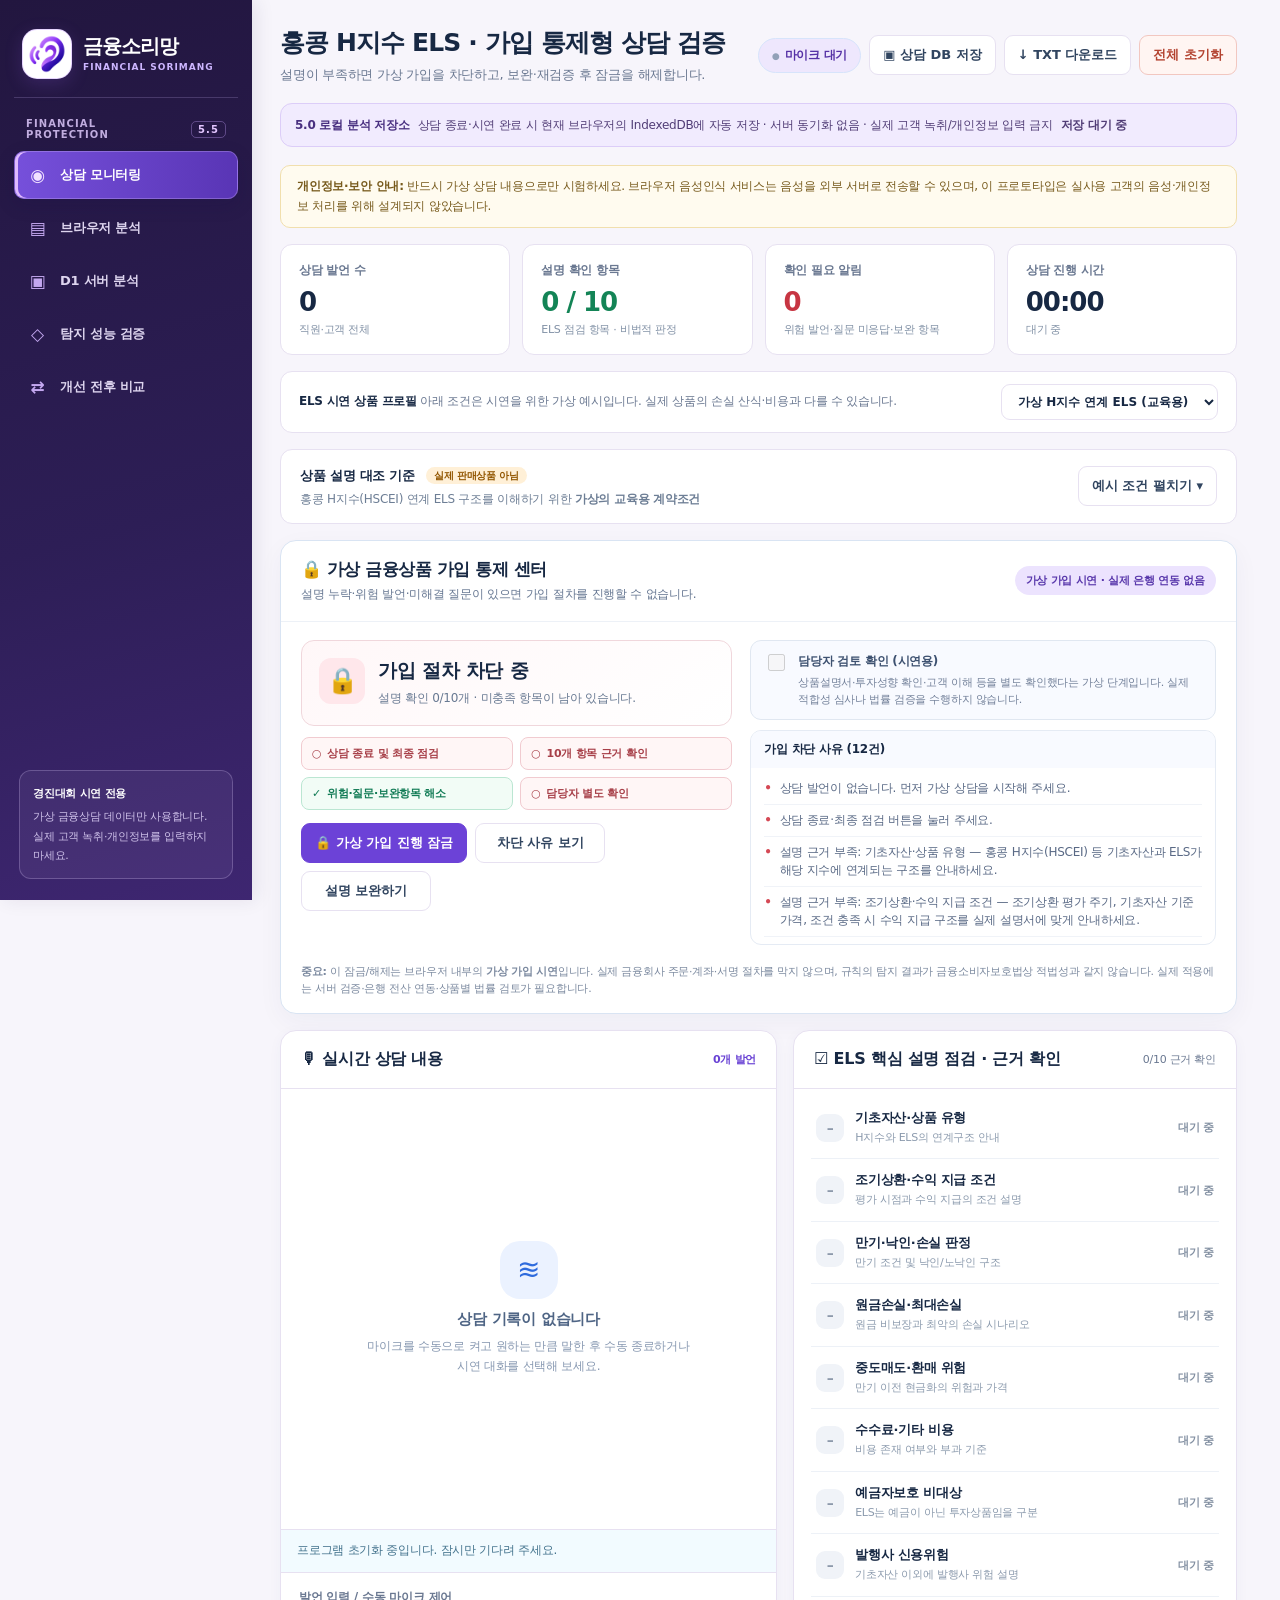
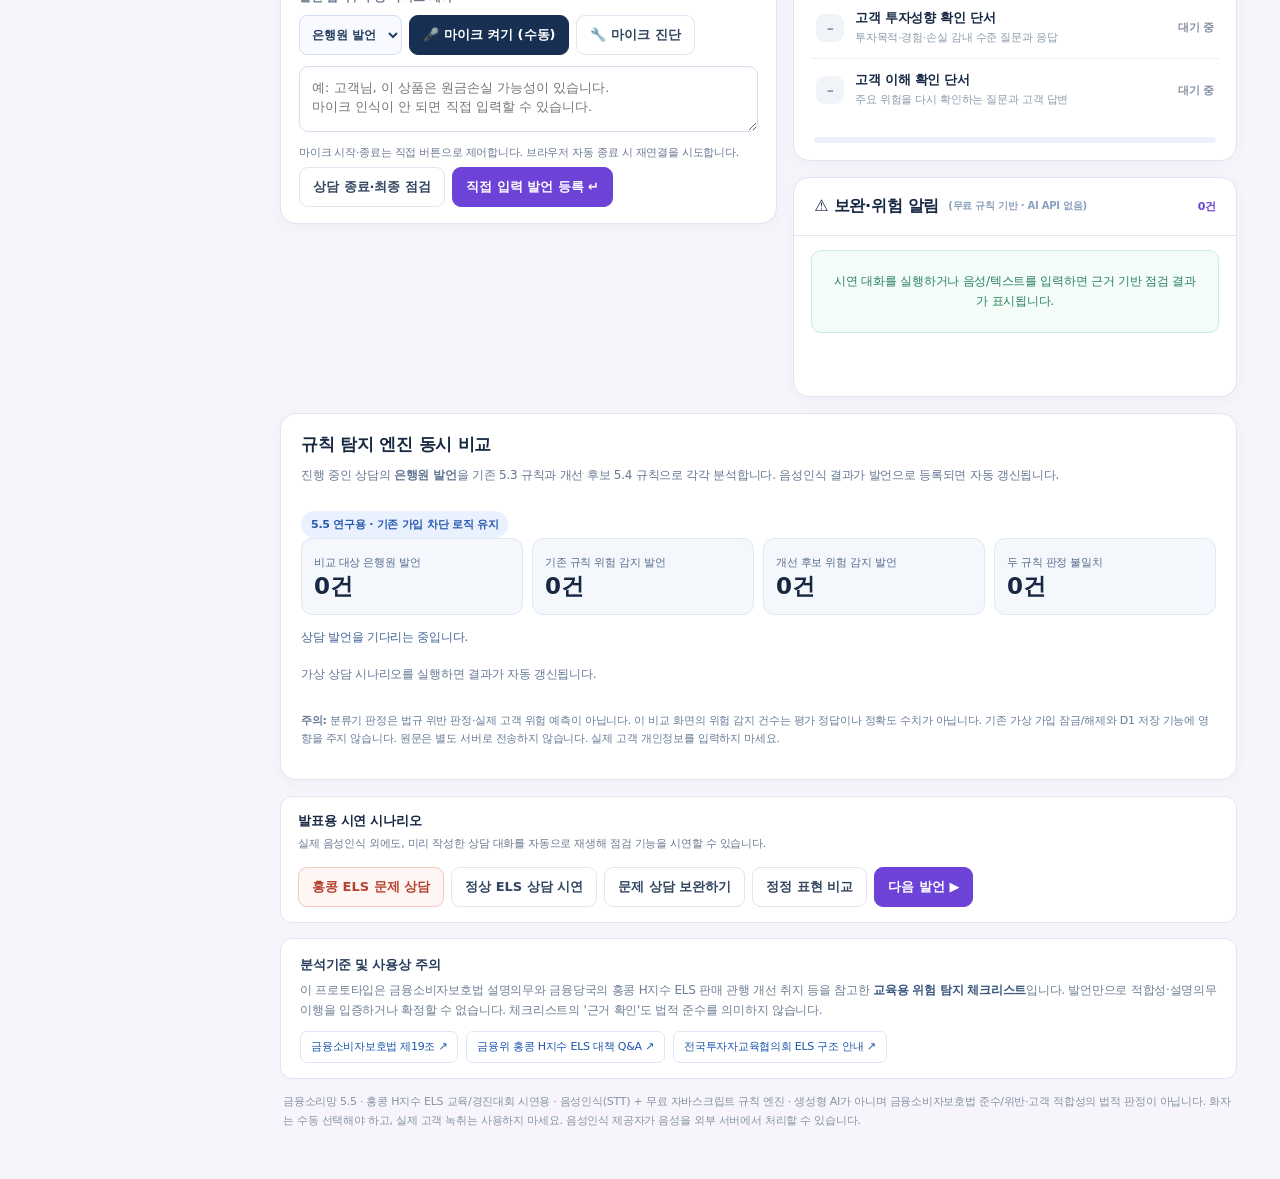
<file: index.html>
<!DOCTYPE html>
<html lang="ko">
<head>
<meta charset="UTF-8">
<meta name="viewport" content="width=device-width, initial-scale=1.0">
<title>금융소리망 5.5 | 실시간 상담·후보 규칙 비교</title>
<style>
:root{--navy:#0d2344;--navy2:#142f57;--accent:#2363e9;--bg:#f3f6fb;--surface:#fff;--line:#e0e7f1;--muted:#6a7891;--txt:#172843;--green:#138456;--amber:#ad6800;--red:#c73542;--softblue:#ecf3ff;--r:16px}
*{box-sizing:border-box}body{margin:0;background:var(--bg);font-family:Pretendard,'Noto Sans KR','Apple SD Gothic Neo','Malgun Gothic',system-ui,sans-serif;color:var(--txt);letter-spacing:-.25px}
button,input,textarea,select{font:inherit}button{cursor:pointer;transition:transform .1s,background .1s}button:active{transform:scale(.98)}button:disabled{opacity:.55;cursor:not-allowed}a{color:inherit}
.app{display:grid;grid-template-columns:238px minmax(0,1fr);min-height:100vh}.sidebar{background:var(--navy);color:#dbe6fa;padding:28px 18px;display:flex;flex-direction:column;gap:18px}.brand{display:flex;align-items:center;gap:10px;padding:6px 10px 18px;border-bottom:1px solid #355074}.brand-mark{height:38px;width:38px;border-radius:12px;background:linear-gradient(135deg,#5b9fff,#1558d8);display:grid;place-items:center;font-size:21px;font-weight:900;color:white}.brand h1{font-size:20px;line-height:1.2;color:white;margin:0}.brand small{font-size:11px;opacity:.72;display:block;margin-top:4px;letter-spacing:.2px}.side-label{font-size:11px;font-weight:750;letter-spacing:1.3px;color:#859fca;padding:2px 12px}.navbtn{width:100%;text-align:left;border:0;background:#ffffff16;border-radius:10px;color:#dbe6fa;padding:13px 12px;font-size:14px;font-weight:700;display:flex;gap:10px;align-items:center}.navbtn.active{background:#3675e9;color:white}.navbtn:hover{background:#ffffff25}.smallnote{margin-top:auto;border:1px solid #51698c;background:#ffffff0a;border-radius:12px;padding:13px;font-size:12px;line-height:1.65;color:#b7c9e4}.smallnote b{display:block;color:white;margin-bottom:4px}
.main{min-width:0;padding:26px 28px 35px}.header{display:flex;gap:20px;align-items:center;justify-content:space-between;margin-bottom:19px;flex-wrap:wrap}.header h2{margin:0;font-size:25px;letter-spacing:-.9px}.header p{color:var(--muted);font-size:13px;margin:7px 0 0}.topactions{display:flex;gap:8px;align-items:center;flex-wrap:wrap}.pill{border:1px solid #d7e4fb;border-radius:100px;padding:8px 13px;background:white;font-size:12px;font-weight:750;color:#3268bf}.pill.live{color:#067447;background:#e5f7ed;border-color:#bdedce}.pill.live:before{content:'●';font-size:9px;margin-right:5px}.pill.off:before{content:'●';font-size:9px;color:#92a1b8;margin-right:5px}.btn{border:1px solid var(--line);background:white;color:#314560;border-radius:9px;padding:10px 13px;font-size:13px;font-weight:750}.btn.primary{background:var(--accent);border-color:var(--accent);color:white}.btn.dark{background:#173052;border-color:#173052;color:white}.btn.warn{background:#fff5f2;border-color:#f2c7c0;color:#b34330}.btn:hover{filter:brightness(.97)}.btn:focus-visible,.navbtn:focus-visible,select:focus-visible,textarea:focus-visible{outline:3px solid #7cbbff;outline-offset:2px}
.notice{background:#fffbef;border:1px solid #f1dfad;padding:11px 16px;border-radius:10px;color:#775a1c;font-size:12px;line-height:1.6;margin-bottom:16px}.stats{display:grid;grid-template-columns:repeat(4,minmax(0,1fr));gap:12px;margin-bottom:16px}.stat{background:white;border:1px solid var(--line);border-radius:12px;padding:17px 18px;min-width:0}.stat .label{font-size:12px;color:var(--muted);font-weight:700;margin-bottom:8px}.stat .num{font-size:26px;font-weight:850;letter-spacing:-1px}.stat .sub{font-size:11px;color:#8090a5;margin-top:5px}.stat:nth-child(2) .num{color:var(--green)}.stat:nth-child(3) .num{color:var(--red)}
.workspace{display:grid;grid-template-columns:minmax(340px,1.12fr) minmax(360px,1fr);gap:16px;align-items:start}.panel{background:var(--surface);border:1px solid var(--line);border-radius:var(--r);overflow:hidden;box-shadow:0 3px 14px #1b43850a}.panelhead{display:flex;justify-content:space-between;gap:10px;align-items:center;padding:18px 20px;border-bottom:1px solid var(--line)}.panelhead h3{font-size:16px;margin:0;display:flex;align-items:center;gap:9px}.panelhead small{color:var(--muted);font-size:11px}.panelhead .kicker{font-size:11px;color:var(--accent);font-weight:800}.transcript{padding:15px 17px;height:440px;overflow:auto;scroll-behavior:smooth}.empty{height:100%;display:grid;align-content:center;justify-items:center;text-align:center;color:#8798b1;padding:20px;gap:7px}.empty .em{height:58px;width:58px;border-radius:20px;background:#ebf2ff;color:#2e6bdd;display:grid;place-items:center;font-size:28px;margin-bottom:4px}.empty strong{font-size:15px;color:#4f6585}.empty p{font-size:12px;line-height:1.7;margin:0}.utterance{display:flex;align-items:flex-start;gap:10px;margin:0 0 13px;padding:10px 11px;border-radius:10px;border:1px solid transparent;position:relative}.utterance.staff{background:#f0f6ff}.utterance.customer{background:#f8f9fc}.utterance.highlight{border-color:#f7a4a9;background:#fff2f2}.utterance:focus{outline:2px solid #739bee}.avatar{min-width:40px;text-align:center;font-size:11px;font-weight:800;padding:5px 4px;background:#2769d9;color:white;border-radius:6px}.customer .avatar{background:#8e96a5}.message{min-width:0;flex:1}.message .meta{font-size:11px;color:#7890af;margin-bottom:6px}.message .body{font-size:13px;line-height:1.65;word-break:break-word;white-space:pre-wrap}.message .warnmark{font-size:11px;color:var(--red);font-weight:800;margin-top:7px}.interim{background:#f2fbff;padding:12px 16px;color:#45748e;font-size:12px;border-top:1px solid var(--line);min-height:43px;line-height:1.4}.entry{padding:16px 18px;border-top:1px solid var(--line)}.entry-top{display:flex;gap:9px;align-items:center;justify-content:space-between;flex-wrap:wrap;margin-bottom:11px}.fieldlabel{font-size:12px;color:var(--muted);font-weight:750}.controls{display:flex;flex-wrap:wrap;gap:7px}.controls select{border:1px solid #d3dfef;background:#f8faff;border-radius:8px;padding:9px 8px;color:#243e60;font-weight:700;font-size:12px}.entry textarea{width:100%;height:66px;min-height:66px;resize:vertical;border:1px solid #d4dfed;border-radius:9px;padding:11px 12px;font-size:13px;outline:none;line-height:1.5}.entry textarea:focus{border-color:#2f76de}.entry-actions{display:flex;gap:7px;margin-top:9px;justify-content:space-between;align-items:center;flex-wrap:wrap}.entry-actions .help{font-size:11px;color:var(--muted)}.mic-active{background:#e94855!important;color:white!important;border-color:#e94855!important}.mic-active:before{content:'● ';font-size:10px}
.rightstack{display:grid;gap:16px}.checkitems{padding:8px 17px 16px}.checkrow{display:flex;gap:11px;align-items:center;padding:12px 5px;border-bottom:1px solid #edf1f7;cursor:pointer}.checkrow:last-child{border:0}.statusicon{flex:0 0 28px;height:28px;width:28px;border-radius:9px;display:grid;place-items:center;font-size:14px;font-weight:900}.statusicon.done{color:#118056;background:#dcf7eb}.statusicon.pending{color:#8d99ab;background:#f0f3f8}.statusicon.review{color:#a56c06;background:#fff0cf}.statusicon.missing{color:#ca3842;background:#ffe8e9}.checkmeta{flex:1;min-width:0}.checkmeta strong{font-size:13px;display:block}.checkmeta small{font-size:11px;color:#8b9aad;line-height:1.5;margin-top:3px;display:block}.statusword{font-size:11px;font-weight:800;white-space:nowrap;color:#8390a2}.statusword.done{color:var(--green)}.statusword.review{color:var(--amber)}.statusword.missing{color:var(--red)}.progress{height:6px;background:#edf1fa;border-radius:10px;margin:0 20px 17px;overflow:hidden}.progress > div{height:100%;background:#24a777;border-radius:10px;transition:width .2s}
.alerts{padding:14px 17px 17px;min-height:160px}.alert{border:1px solid #f5d5d6;border-left:4px solid #d94952;border-radius:10px;padding:12px 13px;background:#fff7f7;margin-bottom:10px}.alert.question{border-color:#f2e3bf;border-left-color:#d39528;background:#fffaf0}.alert.end{border-color:#dde5ef;border-left-color:#9caec5;background:#f7faff}.alert strong{display:block;font-size:12px;line-height:1.5;margin-bottom:6px}.alert p{margin:0;font-size:12px;color:#53647c;line-height:1.65}.alert .evidence{display:block;margin-top:7px;color:#687d99;font-size:11px;line-height:1.5;padding:6px 8px;background:#ffffff99;border-radius:7px}.alert .jump{margin-top:7px;background:transparent;color:#205ec3;font-size:11px;font-weight:750;border:0;padding:0}.good{border:1px solid #ccebdc;background:#f3fcf7;color:#298161;border-radius:10px;padding:20px;font-size:12px;line-height:1.7;text-align:center}.foot{padding:14px 3px;color:#8492a5;font-size:11px;line-height:1.7}.scenario{background:white;border:1px solid var(--line);border-radius:12px;margin:16px 0 0;padding:15px 17px;display:flex;align-items:center;gap:14px;justify-content:space-between;flex-wrap:wrap}.scenario-title{font-size:13px;font-weight:800}.scenario p{font-size:11px;color:var(--muted);margin:5px 0 0;line-height:1.6}.scenario-buttons{display:flex;gap:7px;flex-wrap:wrap}
@media(max-width:1210px){.app{grid-template-columns:1fr}.sidebar{padding:13px 18px;flex-direction:row;align-items:center;flex-wrap:wrap}.brand{padding:0 12px 0 0;border:0}.side-label,.sidebar>.smallnote{display:none}.sidebar .navbtn{width:auto}.main{padding:20px}.workspace{grid-template-columns:1fr 1fr}}
@media(max-width:870px){.workspace{grid-template-columns:1fr}.stats{grid-template-columns:1fr 1fr}.transcript{height:310px}.header h2{font-size:22px}.main{padding:14px}.brand h1{font-size:16px}}
@media(max-width:530px){.stats{grid-template-columns:1fr 1fr;gap:8px}.stat{padding:12px}.stat .num{font-size:22px}.header{gap:10px}.panelhead{padding:14px}.sidebar{gap:6px}.navbtn{font-size:12px;padding:9px}.scenario-buttons{width:100%}.btn{font-size:12px}}
.settingbar{display:flex;gap:12px;flex-wrap:wrap;align-items:center;justify-content:space-between;background:white;border:1px solid var(--line);border-radius:12px;padding:12px 18px;margin-bottom:16px;font-size:12px}.settingbar span{color:var(--muted)}.settingbar select{font:inherit;border:1px solid var(--line);border-radius:9px;padding:9px 12px;background:white;color:var(--txt);font-weight:700}.statusicon.review{background:#fff0cf;color:#a56c06}.statusword.review{color:var(--amber)}

.productcard{background:#fff;border:1px solid var(--line);border-radius:12px;padding:15px 19px;margin-bottom:16px}.producthead{display:flex;align-items:center;justify-content:space-between;gap:10px;flex-wrap:wrap}.producthead strong{font-size:13px}.producthead p{margin:5px 0 0;color:#6d7e95;font-size:12px;line-height:1.5}.tinychip{border-radius:20px;background:#fff0d7;color:#925600;font-size:10px;padding:3px 8px;margin-left:7px;vertical-align:middle}.productdetail{border-top:1px solid #edf0f6;margin-top:12px;padding-top:13px;display:grid;grid-template-columns:repeat(3,1fr);gap:10px}.productdetail[hidden]{display:none}.productdetail>div{background:#f4f7fc;border-radius:8px;padding:10px 12px;min-width:0;display:grid;gap:4px}.productdetail b{font-size:10px;color:#6a7891}.productdetail span{font-size:12px;font-weight:700;line-height:1.5}.sourcebox{background:#fff;border:1px solid var(--line);border-radius:12px;padding:15px 19px;margin-top:15px;font-size:12px;color:#6d7e95;line-height:1.65}.sourcebox>strong{display:block;color:#263b5c;font-size:13px;margin-bottom:6px}.sources{display:flex;flex-wrap:wrap;gap:8px;margin-top:10px}.sources a{border:1px solid #dce6f6;padding:6px 10px;border-radius:7px;font-size:11px;color:#1c55ac;text-decoration:none}.sourcebox b{color:#3a587f}
@media(max-width:900px){.productdetail{grid-template-columns:repeat(2,1fr)}}
@media(max-width:530px){.productdetail{grid-template-columns:1fr}}

/* 4.0 상담 단계별 가상 가입 차단 UI. 기존 3.2 마이크 코드는 유지 */
.gatepanel{background:#fff;border:1px solid #d9e4f3;border-radius:16px;box-shadow:0 8px 26px #15395b0b;margin:0 0 16px;overflow:hidden}
.gatehead{padding:17px 20px;border-bottom:1px solid #edf1f7;display:flex;justify-content:space-between;gap:12px;align-items:center;flex-wrap:wrap}
.gatehead h3{font-size:17px;margin:0;letter-spacing:-.5px}.gatehead p{font-size:12px;color:#667792;line-height:1.6;margin:4px 0 0}
.gatechip{font-size:11px;border-radius:50px;padding:7px 11px;background:#edf4ff;color:#265caa;font-weight:800}
.gatebody{display:grid;grid-template-columns:minmax(270px,1fr) minmax(300px,1.08fr);gap:18px;padding:18px 20px}
.gatehero{border:1px solid #f0d7dc;background:linear-gradient(145deg,#fff7f8,#ffffff);border-radius:13px;padding:17px;display:flex;align-items:flex-start;gap:13px}
.gatehero.ready{border-color:#b4e6d1;background:linear-gradient(145deg,#effff6,#fff)}
.gatehero.approved{border-color:#b7d0f8;background:linear-gradient(145deg,#eff6ff,#fff)}
.gateicon{font-size:25px;height:46px;width:46px;flex:0 0 46px;border-radius:12px;background:#ffe7eb;color:#af3343;display:grid;place-items:center}
.ready .gateicon{background:#d5f5e4;color:#0e8a58}.approved .gateicon{background:#ddeaff;color:#225ac1}
.gatehero strong{font-size:19px;display:block;margin-bottom:5px}.gatehero p{font-size:12px;line-height:1.55;margin:0;color:#687992}
.gatesteps{margin-top:11px;display:grid;grid-template-columns:repeat(2,1fr);gap:7px}.gatestep{padding:8px 10px;border:1px solid #e6ebf4;border-radius:8px;font-size:11px;color:#718199;font-weight:750}.gatestep.pass{color:#117b55;border-color:#bbe6d2;background:#f2fcf6}.gatestep.fail{color:#a73f48;border-color:#f1cbd0;background:#fff6f6}
.gatesteps .mark{margin-right:6px}
.gateactions{display:flex;flex-wrap:wrap;gap:8px;align-items:center;margin-top:13px}.gateactions .btn{min-width:130px}
#saleButton:disabled{background:#8c9bb1;color:#fff;border-color:#8c9bb1;opacity:1;cursor:not-allowed}
.gatecheck{border:1px solid #e0e7f1;border-radius:11px;padding:11px 13px;background:#f8faff;display:flex;gap:10px;align-items:flex-start;font-size:12px;line-height:1.55;font-weight:700;color:#3d5170}
.gatecheck input{width:17px;height:17px;flex:0 0 17px;accent-color:#246bdd;margin-top:2px}
.gatecheck small{display:block;font-size:11px;color:#73819a;font-weight:450;margin-top:3px}
.gatereasons{border:1px solid #e5ebf4;border-radius:11px;margin-top:10px;overflow:hidden}.gatereasonsheader{padding:10px 13px;background:#f8faff;font-size:12px;font-weight:800}
.gatereasonslist{margin:0;padding:5px 13px 9px;list-style:none;max-height:176px;overflow-y:auto}.gatereasonslist li{font-size:12px;padding:7px 0;line-height:1.45;border-bottom:1px solid #f0f3f8;color:#596985;display:flex;gap:8px;align-items:flex-start}.gatereasonslist li:last-child{border-bottom:0}.gatereasonslist .dot{color:#d54955;font-weight:900}.gatereasonslist .dot.ok{color:#139264}
.gatedisclaimer{font-size:11px;line-height:1.6;color:#7b899f;padding:0 20px 15px}
.gateriskresolved{color:#107d54;font-size:11px;font-weight:700;margin-top:8px}
.approvalnotice{font-size:11px;font-weight:700;color:#225c9e;padding:9px 10px;background:#eef5ff;border:1px solid #cadefc;border-radius:8px;margin-top:10px;line-height:1.5}
@media(max-width:960px){.gatebody{grid-template-columns:1fr}}@media(max-width:530px){.gatebody{padding:12px}.gatehead{padding:14px}.gatedisclaimer{padding:0 13px 13px}.gatesteps{grid-template-columns:1fr 1fr}.gatehero strong{font-size:16px}}

/* V5 탐색·저장 UI: 원본 4.0 스타일 위에 최소 확장 */
.side-anchor{display:flex;gap:10px;align-items:center;padding:13px 12px;border-radius:10px;text-decoration:none;color:#dbe6fa;font-weight:700;font-size:14px;background:#ffffff12}
.side-anchor:hover{background:#ffffff25}.v5-chip{color:#fff;background:#1e5ed6;padding:5px 10px;border-radius:999px;font-size:11px;font-weight:750}
.storagebar{display:flex;align-items:center;flex-wrap:wrap;gap:8px;margin-bottom:18px;padding:11px 14px;background:#e8f1ff;border:1px solid #c8d9f6;border-radius:12px;font-size:12px;color:#31547a;line-height:1.7}
.storagebar strong{color:#18487e}.storagebar .storage-state{font-weight:750}
@media(max-width:600px){.storagebar{align-items:flex-start}.header .topactions{gap:6px}}

/* 5.5 검토용 비교 블록: 기존 엔진/가상 가입 차단에는 영향을 주지 않음 */
#liveComparePanel{margin-top:16px;padding:19px 20px;overflow:visible}
#liveComparePanel h3{margin:0;font-size:17px}#liveComparePanel .lc-heading{display:flex;justify-content:space-between;align-items:flex-start;gap:12px;flex-wrap:wrap}
#liveComparePanel .lc-sub{font-size:12px;color:#647794;line-height:1.7;margin:9px 0 14px}
#liveComparePanel .lc-tag{color:#2858ad;background:#e9f1ff;border-radius:99px;padding:6px 10px;font-size:11px;font-weight:800}
#liveComparePanel .lc-metrics{display:grid;grid-template-columns:repeat(4,1fr);gap:9px}
#liveComparePanel .lc-metric{background:#f4f7fc;border:1px solid #e1e8f3;border-radius:11px;padding:12px}
#liveComparePanel .lc-metric strong{display:block;font-size:23px;line-height:1.4;font-weight:850}#liveComparePanel .lc-metric span{font-size:11px;color:#576e8c}
#liveComparePanel .lc-status{font-size:12px;color:#416598;margin:14px 0 9px}
#liveComparePanel .lc-results{display:grid;gap:8px;max-height:320px;overflow:auto}
#liveComparePanel .lc-line{border:1px solid #e2e9f5;border-left:4px solid #4c78d9;background:#fbfcff;border-radius:9px;padding:11px 13px}
#liveComparePanel .lc-line.is-difference{border-left-color:#d79639;background:#fffaf3}
#liveComparePanel .lc-line b{font-size:12px;color:#243c60}#liveComparePanel .lc-line p{font-size:12px;color:#485b77;line-height:1.6;margin:6px 0;word-break:break-word;white-space:pre-wrap}
#liveComparePanel .lc-line small{font-size:11px;color:#667b98;line-height:1.5}
#liveComparePanel .lc-foot{font-size:11px;color:#667b98;line-height:1.7;margin-top:13px}
@media(max-width:840px){#liveComparePanel .lc-metrics{grid-template-columns:repeat(2,1fr)}}
</style>
<link rel="icon" type="image/png" sizes="64x64" href="financial-sorimang-favicon.png">
<link rel="apple-touch-icon" sizes="180x180" href="financial-sorimang-app-icon.png">
<meta name="theme-color" content="#21153f">
<link rel="stylesheet" href="financial-sorimang-shell.css">
</head>
<body>
<div class="app fs-layout">
<aside class="fs-sidebar" aria-label="금융소리망 공통 메뉴">
  <a class="fs-brand" href="index.html" aria-label="금융소리망 홈으로">
    <img class="fs-brand-mark" src="financial-sorimang-ear.png" alt="" width="50" height="50">
    <span class="fs-brand-word"><strong>금융소리망</strong><small>FINANCIAL SORIMANG</small></span>
  </a>
  <div class="fs-section">FINANCIAL PROTECTION <span>5.5</span></div>
  <div class="fs-links" role="navigation" aria-label="주요 메뉴"><a class="fs-nav-link" href="index.html" aria-current="page"><span class="fs-nav-icon" aria-hidden="true">◉</span><span>상담 모니터링</span></a>
<a class="fs-nav-link" href="analytics.html" ><span class="fs-nav-icon" aria-hidden="true">▤</span><span>브라우저 분석</span></a>
<a class="fs-nav-link" href="cloud-analytics.html" ><span class="fs-nav-icon" aria-hidden="true">▣</span><span>D1 서버 분석</span></a>
<a class="fs-nav-link" href="evaluation.html" ><span class="fs-nav-icon" aria-hidden="true">◇</span><span>탐지 성능 검증</span></a>
<a class="fs-nav-link" href="evaluation-compare.html" ><span class="fs-nav-icon" aria-hidden="true">⇄</span><span>개선 전후 비교</span></a></div>
  <p class="fs-foot"><b>경진대회 시연 전용</b>가상 금융상담 데이터만 사용합니다. 실제 고객 녹취·개인정보를 입력하지 마세요.</p>
</aside>
<main class="main">
  <div class="header"><div><h2>홍콩 H지수 ELS · 가입 통제형 상담 검증</h2><p>설명이 부족하면 가상 가입을 차단하고, 보완·재검증 후 잠금을 해제합니다.</p></div><div class="topactions"><span class="pill off" id="livePill">마이크 대기</span><button class="btn" id="saveDbBtn" type="button">▣ 상담 DB 저장</button><button class="btn" id="downloadBtn" type="button">↓ TXT 다운로드</button><button class="btn warn" id="resetBtn" type="button">전체 초기화</button></div></div>
  <div class="storagebar"><strong>5.0 로컬 분석 저장소</strong><span>상담 종료·시연 완료 시 현재 브라우저의 IndexedDB에 자동 저장 · 서버 동기화 없음 · 실제 고객 녹취/개인정보 입력 금지</span><span id="saveState" class="storage-state" role="status" aria-live="polite">저장 대기 중</span></div>
  <div class="notice"><b>개인정보·보안 안내:</b> 반드시 가상 상담 내용으로만 시험하세요. 브라우저 음성인식 서비스는 음성을 외부 서버로 전송할 수 있으며, 이 프로토타입은 실사용 고객의 음성·개인정보 처리를 위해 설계되지 않았습니다.</div>
  <section class="stats" aria-label="상담 요약">
    <div class="stat"><div class="label">상담 발언 수</div><div class="num" id="statLines">0</div><div class="sub">직원·고객 전체</div></div>
    <div class="stat"><div class="label">설명 확인 항목</div><div class="num" id="statDone">0 / 10</div><div class="sub">ELS 점검 항목 · 비법적 판정</div></div>
    <div class="stat"><div class="label">확인 필요 알림</div><div class="num" id="statAlerts">0</div><div class="sub">위험 발언·질문 미응답·보완 항목</div></div>
    <div class="stat"><div class="label">상담 진행 시간</div><div class="num" id="statTime">00:00</div><div class="sub" id="sessionStatus">대기 중</div></div>
  </section>
  <div class="settingbar"><div><strong>ELS 시연 상품 프로필</strong><span> 아래 조건은 시연을 위한 가상 예시입니다. 실제 상품의 손실 산식·비용과 다를 수 있습니다.</span></div><select id="category" aria-label="가상 상품 유형"><option value="els">가상 H지수 연계 ELS (교육용)</option></select></div>
  <section class="productcard" aria-label="시연용 상품 가정"><div class="producthead"><div><strong>상품 설명 대조 기준 <span class="tinychip">실제 판매상품 아님</span></strong><p>홍콩 H지수(HSCEI) 연계 ELS 구조를 이해하기 위한 <b>가상의 교육용 계약조건</b></p></div><button class="btn" type="button" id="profileToggle" aria-expanded="false">예시 조건 펼치기 ▾</button></div>
  <div class="productdetail" id="productDetail" hidden>
  <div><b>기초자산</b><span>홍콩 H지수(HSCEI)</span></div><div><b>만기</b><span>3년 (가정)</span></div><div><b>조기상환</b><span>6개월마다 평가 / 90% 이상 조건 (가정)</span></div><div><b>낙인(KI)</b><span>최초 기준가격의 50% (가정)</span></div><div><b>가입 수수료</b><span>0.5% (시연용 가정)</span></div><div><b>원금·예금보호</b><span>원금 비보장 / 예금자보호 비대상</span></div>
  </div></section>

  <section class="gatepanel" id="saleGate" aria-label="가상 금융상품 가입 통제">
    <div class="gatehead"><div><h3>🔒 가상 금융상품 가입 통제 센터</h3><p>설명 누락·위험 발언·미해결 질문이 있으면 가입 절차를 진행할 수 없습니다.</p></div><span class="gatechip">가상 가입 시연 · 실제 은행 연동 없음</span></div>
    <div class="gatebody">
      <div>
        <div class="gatehero" id="gateHero"><div class="gateicon" id="gateIcon" aria-hidden="true">🔒</div><div><strong id="gateTitle">가입 진행 잠금</strong><p id="gateSummary">상담을 진행하고 필수 설명을 확인해 주세요.</p></div></div>
        <div class="gatesteps" id="gateSteps" aria-label="가입 진행 조건">
          <div class="gatestep fail" id="stepFinish"><span class="mark">○</span>상담 종료 및 최종 점검</div>
          <div class="gatestep fail" id="stepRules"><span class="mark">○</span>10개 항목 근거 확인</div>
          <div class="gatestep fail" id="stepSafety"><span class="mark">○</span>위험·질문·보완항목 해소</div>
          <div class="gatestep fail" id="stepHuman"><span class="mark">○</span>담당자 별도 확인</div>
        </div>
        <div class="gateactions"><button class="btn primary" id="saleButton" type="button" disabled>🔒 가상 가입 진행 잠금</button><button class="btn" id="gateReviewButton" type="button">차단 사유 보기</button><button class="btn" id="resumeButton" type="button">설명 보완하기</button></div>
        <div class="approvalnotice" id="gateApprovalNotice" hidden role="status"></div>
      </div>
      <div>
        <label class="gatecheck"><input type="checkbox" id="reviewCheck" disabled><span>담당자 검토 확인 (시연용)<small>상품설명서·투자성향 확인·고객 이해 등을 별도 확인했다는 가상 단계입니다. 실제 적합성 심사나 법률 검증을 수행하지 않습니다.</small></span></label>
        <div class="gatereasons" id="gateReasons"><div class="gatereasonsheader" id="gateReasonTitle">가입 차단 사유</div><ul class="gatereasonslist" id="gateReasonsList"><li>상담 내용을 입력하면 차단 사유를 확인할 수 있습니다.</li></ul></div>
        <div class="gateriskresolved" id="gateResolved" hidden></div>
      </div>
    </div>
    <div class="gatedisclaimer"><b>중요:</b> 이 잠금/해제는 브라우저 내부의 <b>가상 가입 시연</b>입니다. 실제 금융회사 주문·계좌·서명 절차를 막지 않으며, 규칙의 탐지 결과가 금융소비자보호법상 적법성과 같지 않습니다. 실제 적용에는 서버 검증·은행 전산 연동·상품별 법률 검토가 필요합니다.</div>
  </section>
  <section class="workspace">
    <div class="panel">
      <div class="panelhead"><h3>🎙 실시간 상담 내용</h3><span class="kicker" id="transcriptCount">0개 발언</span></div>
      <div class="transcript" id="transcript" aria-live="polite"><div class="empty"><div class="em">〰</div><strong>상담이 아직 시작되지 않았습니다</strong><p>마이크를 직접 켜서 말하거나<br>아래에서 시연 대화를 불러오세요.</p></div></div>
      <div class="interim" id="interimText">프로그램 초기화 중입니다. 잠시만 기다려 주세요.</div>
      <div class="entry">
        <div class="entry-top"><span class="fieldlabel">발언 입력 / 수동 마이크 제어</span><div class="controls"><select id="speaker" aria-label="현재 발언자"><option value="staff">은행원 발언</option><option value="customer">고객 발언</option></select><button class="btn dark" id="micBtn" type="button">🎤 마이크 켜기 (수동)</button><button class="btn" id="micDiag" type="button" title="마이크 권한과 연결 상태 확인">🔧 마이크 진단</button></div></div>
        <textarea id="userText" placeholder="예: 고객님, 이 상품은 원금손실 가능성이 있습니다.&#10;마이크 인식이 안 되면 직접 입력할 수 있습니다."></textarea>
        <div class="entry-actions"><span class="help" id="micHelp">프로그램 초기화 중입니다. 화면이 그대로라면 새로고침해 주세요.</span><div class="controls"><button class="btn" type="button" id="finishBtn">상담 종료·최종 점검</button><button class="btn primary" type="button" id="addBtn">직접 입력 발언 등록 ↵</button></div></div>
      </div>
    </div>
    <div class="rightstack">
      <div class="panel"><div class="panelhead"><h3>☑ ELS 핵심 설명 점검 · 근거 확인</h3><small id="progressLabel">0/10 근거 확인</small></div><div class="checkitems" id="checkItems"></div><div class="progress"><div id="progressBar" style="width:0%"></div></div></div>
      <div class="panel"><div class="panelhead"><h3>⚠ 보완·위험 알림 <span style="font-size:10px;color:#8a9fbb">(무료 규칙 기반 · AI API 없음)</span></h3><span class="kicker" id="alertLabel">0건</span></div><div class="alerts" id="alerts"></div></div>
    </div>
  </section>
  <section id="liveComparePanel" class="panel" aria-label="5.5 후보 탐지 엔진 동시 비교">
    <div class="lc-heading"><div><h3>규칙 탐지 엔진 동시 비교</h3><p class="lc-sub">진행 중인 상담의 <b>은행원 발언</b>을 기존 5.3 규칙과 개선 후보 5.4 규칙으로 각각 분석합니다. 음성인식 결과가 발언으로 등록되면 자동 갱신됩니다.</p></div><span class="lc-tag">5.5 연구용 · 기존 가입 차단 로직 유지</span></div>
    <div class="lc-metrics"><div class="lc-metric"><span>비교 대상 은행원 발언</span><strong id="lcStaff">0건</strong></div><div class="lc-metric"><span>기존 규칙 위험 감지 발언</span><strong id="lcBefore">0건</strong></div><div class="lc-metric"><span>개선 후보 위험 감지 발언</span><strong id="lcAfter">0건</strong></div><div class="lc-metric"><span>두 규칙 판정 불일치</span><strong id="lcDifferent">0건</strong></div></div>
    <div class="lc-status" id="lcStatus" role="status">상담 발언을 기다리는 중입니다.</div>
    <div class="lc-results" id="lcResults"><p class="lc-sub">홍콩 ELS 문제 상담 또는 정정 표현 비교 시연을 실행해 보세요.</p></div>
    <p class="lc-foot"><b>주의:</b> 분류기 판정은 법규 위반 판정·실제 고객 위험 예측이 아닙니다. 이 비교 화면의 위험 감지 건수는 평가 정답이나 정확도 수치가 아닙니다. 기존 가상 가입 잠금/해제와 D1 저장 기능에 영향을 주지 않습니다. 원문은 별도 서버로 전송하지 않습니다. 실제 고객 개인정보를 입력하지 마세요.</p>
  </section>
  <section class="scenario"><div><div class="scenario-title">발표용 시연 시나리오</div><p>실제 음성인식 외에도, 미리 작성한 상담 대화를 자동으로 재생해 점검 기능을 시연할 수 있습니다.</p></div><div class="scenario-buttons"><button class="btn warn" id="demoBad" type="button">홍콩 ELS 문제 상담</button><button class="btn" id="demoGood" type="button">정상 ELS 상담 시연</button><button class="btn" id="demoRecover" type="button">문제 상담 보완하기</button><button class="btn" id="demoContrast" type="button">정정 표현 비교</button><button class="btn primary" id="demoStep" type="button">다음 발언 ▶</button></div></section>
  <section class="sourcebox"><strong>분석기준 및 사용상 주의</strong><div>이 프로토타입은 금융소비자보호법 설명의무와 금융당국의 홍콩 H지수 ELS 판매 관행 개선 취지 등을 참고한 <b>교육용 위험 탐지 체크리스트</b>입니다. 발언만으로 적합성·설명의무 이행을 입증하거나 확정할 수 없습니다. 체크리스트의 '근거 확인'도 법적 준수를 의미하지 않습니다.</div><div class="sources"><a target="_blank" rel="noopener noreferrer" href="https://www.law.go.kr/LSW/lsSideInfoP.do?docCls=jo&amp;joBrNo=00&amp;joNo=0019&amp;lsiSeq=277247&amp;urlMode=lsScJoRltInfoR">금융소비자보호법 제19조 ↗</a><a target="_blank" rel="noopener noreferrer" href="https://fsc.go.kr/po020201/84057">금융위 홍콩 H지수 ELS 대책 Q&amp;A ↗</a><a target="_blank" rel="noopener noreferrer" href="https://www.kcie.or.kr/guide/2/14/web_view?content_idx=886&amp;series_idx=">전국투자자교육협의회 ELS 구조 안내 ↗</a></div></section>
  <div class="foot">금융소리망 5.5 · 홍콩 H지수 ELS 교육/경진대회 시연용 · 음성인식(STT) + 무료 자바스크립트 규칙 엔진 · 생성형 AI가 아니며 금융소비자보호법 준수/위반·고객 적합성의 법적 판정이 아닙니다. 화자는 수동 선택해야 하고, 실제 고객 녹취는 사용하지 마세요. 음성인식 제공자가 음성을 외부 서버에서 처리할 수 있습니다.</div>
</main>
</div>
<script src="sorimang-db.js"></script>
<script>
/* 금융소리망 3.0 - 홍콩 H지수 ELS 교육/시연용 규칙 기반 점검 엔진.
 * 실제 법률 위반, 상품 적합성, 완전판매 여부를 판단하지 않습니다.
 * 일부 문장의 특징을 확인하는 휴리스틱이며 법률/상품별 심사 대체 불가.
 */
(function(root,factory){const e=factory();if(typeof module==='object'&&module.exports)module.exports=e;if(root)root.FinanceVoiceEngine=e;})(typeof globalThis!=='undefined'?globalThis:this,function(){
'use strict';
const RULES = [
 {id:'underlying',label:'기초자산·상품 유형',description:'H지수와 ELS의 연계구조 안내',advice:'홍콩 H지수(HSCEI) 등 기초자산과 ELS가 해당 지수에 연계되는 구조를 안내하세요.'},
 {id:'payoff',label:'조기상환·수익 지급 조건',description:'평가 시점과 수익 지급의 조건 설명',advice:'조기상환 평가 주기, 기초자산 기준가격, 조건 충족 시 수익 지급 구조를 실제 설명서에 맞게 안내하세요.'},
 {id:'maturity',label:'만기·낙인·손실 판정',description:'만기 조건 및 낙인/노낙인 구조',advice:'만기와 낙인(Knock-in) 또는 노낙인 구조, 최종 손실 결정 조건을 구체적으로 안내하세요.'},
 {id:'loss',label:'원금손실·최대손실',description:'원금 비보장과 최악의 손실 시나리오',advice:'원금 비보장 및 조건에 따라 원금 전액까지 손실 가능할 수 있다는 점을 설명서 기준으로 명확히 안내하세요.'},
 {id:'early',label:'중도매도·환매 위험',description:'만기 이전 현금화의 위험과 가격',advice:'중도 매도·환매 가능 여부, 가격 산정 방식, 원금손실 가능성과 적용 비용을 상품별로 안내하세요.'},
 {id:'fee',label:'수수료·기타 비용',description:'비용 존재 여부와 부과 기준',advice:'수수료·보수·중도매도 비용의 유무와 적용 기준을 실제 상품설명서로 확인하여 안내하세요.'},
 {id:'deposit',label:'예금자보호 비대상',description:'ELS는 예금이 아닌 투자상품임을 구분',advice:'ELS는 예금자보호 대상이 아닌 투자상품임을 분명하게 안내하세요.'},
 {id:'issuer',label:'발행사 신용위험',description:'기초자산 이외에 발행사 위험 설명',advice:'발행사의 신용상태 악화·부도 시 지급불능 등 신용위험이 있음을 설명하세요.'},
 {id:'suitability',label:'고객 투자성향 확인 단서',description:'투자목적·경험·손실 감내 수준 질문과 응답',advice:'투자목적, 거래 경험과 손실 감수 가능 수준을 확인하고 별도의 공식 적합성 심사 절차를 진행하세요.'},
 {id:'comprehension',label:'고객 이해 확인 단서',description:'주요 위험을 다시 확인하는 질문과 고객 답변',advice:'손실 구조 등 주요 위험에 관한 고객의 이해를 확인하고 필요한 경우 추가 설명하세요.'},
];
const RULE_BY_ID=Object.fromEntries(RULES.map(r=>[r.id,r]));
const DEMOS={
 bad:[
  ['staff','이건 홍콩 H지수 ELS인데 안전한 예금 같은 상품입니다. 원금은 100% 보장됩니다.'],
  ['customer','홍콩 H지수가 크게 떨어지면 제 원금도 손실이 날 수 있나요?'],
  ['staff','아니요, 걱정하지 마세요. 무조건 수익이 나는 상품입니다.'],
  ['customer','조기상환 조건이나 낙인 조건은 뭔가요?'],
  ['staff','조건은 복잡하니까 그냥 넘어가셔도 됩니다.'],
  ['customer','만기 전 중도에 팔면 손해 볼 수도 있나요?'],
  ['staff','그건 나중에 보시고 일단 서명부터 하시죠.'],
  ['customer','예금자보호도 되나요?'],
  ['staff','네, 예금자보호도 됩니다.']
 ],
 good:[
  ['staff','이 가상 상품은 홍콩 H지수 HSCEI에 연계되는 주가연계증권 ELS이며 만기는 3년입니다.'],
  ['staff','시연용 조건에서는 6개월마다 조기상환을 평가하며 기초자산이 기준가격의 90% 이상이면 약정된 수익과 함께 조기상환됩니다. 실제 상환 기준은 상품마다 다릅니다.'],
  ['customer','지수가 많이 떨어지면 원금도 잃을 수 있나요?'],
  ['staff','네, 원금이 보장되지 않고 지수가 하락하면 원금 일부 또는 전액을 손실할 수 있습니다.'],
  ['staff','이 가상 상품은 만기 3년이고 낙인 50% 조건을 가정합니다. 낙인 발생 후 만기 회복 조건을 충족하지 못하면 손실이 결정됩니다. 실제 약관을 확인하셔야 합니다.'],
  ['customer','그럼 만기 전 매도하면 어떻게 되나요?'],
  ['staff','만기 전에 중도매도하면 시장가격으로 정산되어 원금손실이 발생할 수 있고 비용이 적용될 수 있습니다.'],
  ['staff','이 가상 사례는 가입수수료 0.5%로 설정했습니다. 실제 비용과 요율은 상품설명서를 기준으로 확인해야 합니다.'],
  ['customer','은행에서 파는데 예금자보호가 되나요?'],
  ['staff','아니요. ELS는 예금자보호 대상이 아닙니다.'],
  ['staff','또한 발행사 신용상태가 악화되거나 부도 나면 지급금을 돌려받지 못할 위험도 있습니다.'],
  ['staff','고객님의 투자목적과 투자경험, 원금손실을 감내할 수 있는 수준은 어떠신가요?'],
  ['customer','투자 경험이 있고 여유자금이며 원금 전액 손실 가능성을 감수할 수 있는 범위입니다.'],
  ['staff','그렇다면 ELS가 고객님께 적합한지는 별도의 공식 투자성향 절차로 확인해야 합니다. 말씀드린 원금 전액 손실 가능성과 중도매도 위험을 이해하셨나요?'],
  ['customer','네, 원금 전액 손실 가능성과 중도매도 위험을 이해했습니다.']
 ],
 contrast:[
  ['staff','이 상품은 원금이 100% 보장되는 상품이 아닙니다.'],
  ['staff','무조건 수익이 난다는 표현은 사실이 아닙니다.'],
  ['customer','그럼 ELS라도 손해가 날 수 있다는 거죠?'],
  ['staff','맞습니다. 원금손실이 발생할 수 있고, 경우에 따라 전액 손실도 가능합니다.'],
  ['staff','그럼에도 이 상품은 사실상 예금과 같아서 위험이 없다고 볼 수도 있습니다.'],
  ['customer','낙인 조건과 조기상환 기준을 더 자세히 듣고 싶습니다.']
 ]
};
const norm=t=>String(t||'').replace(/\s+/g,' ').trim();
const test=(s,r)=>r.test(s);
const sentences=t=>String(t||'').split(/(?<=[.!?。])\s+|\n+/).map(norm).filter(Boolean);
const question=s=>/[?？]|(?:나요|까요|습니까|인가요|뭔가요|무엇|어떻게|얼마|궁금)/.test(s);
// Negated guarantee and profit claims should not be classified as actual promises.
function denial(s){return /(?:보장|확정|수익|손실\s*없).{0,22}(?:아니|않|못|없|틀립|잘못|불가능|정확하지|사실이\s*아)|(?:보장|확정)\s*(?:안|비)|(?:보장|확정)되는\s*상품이\s*(?:아니|아닙)|(?:무조건|확실히).{0,16}(?:표현|말)은?\s*(?:잘못|틀림|거짓)/.test(s);}
function lossDenial(s){return /(?:손실|위험|손해).{0,17}(?:없(?:습|어|다)|안\s*납니다|발생하지\s*않|걱정\s*마|문제\s*없|제로)|원금손실은\s*절대\s*없|위험하지\s*않/.test(s);}
function guaranteeClaim(s){
 if(denial(s)||/(?:보장되지|보장되지\s*않|보장하지\s*않|보장되는\s*것은\s*아니|보장되는\s*상품이\s*아니|보장이\s*안|비보장)/.test(s))return false;
 return /(?:원금|투자금).{0,17}(?:100\s*%|전액)?\s*보장(?:됩니다|돼요|해드|합니다|이에요|이죠|되는\s*상품|받을\s*수\s*있)|(?:원금|투자금)(?:은|이)?\s*(?:무조건|절대|확실히)\s*안전|원금\s*100\s*%\s*보장/.test(s);
}
function profitClaim(s){if(denial(s))return false;return /(?:무조건|반드시|절대|확실히)\s*(?:수익|돈\s*벌)|수익(?:이|은|을)?\s*(?:100\s*%\s*)?(?:확정|보장)(?:됩니다|돼요|해드|합니다)|손해\s*볼\s*일\s*없/.test(s);}
function misleadingSafe(s){if(denial(s))return false;return /(?:예금\s*같|예금과\s*같|안전한\s*예금|위험\s*없|손실\s*없|절대\s*안전|걱정하지\s*마|걱정\s*안\s*해도|문제\s*없)/.test(s);}
const full=(why)=>({score:2,why});const partial=why=>({score:1,why});const none=()=>({score:0,why:''});
function assess(id, text){
 const t=norm(text);if(!t)return none();
 const mention=(re,why='관련 발언은 있지만 핵심 설명이 충분한지는 확인되지 않습니다.')=>test(t,re)?partial(why):none();
 switch(id){
 case 'underlying':
   if(test(t,/(?:홍콩\s*H\s*지수|H\s*지수|HSCEI|항셍\s*중국기업)/i)&&test(t,/(?:기초자산|연계|ELS|주가연계증권|수익\s*구조)/)&&!question(t))return full('H지수와 ELS 기초자산의 연관성을 설명한 발언입니다.');
   return mention(/(?:ELS|홍콩|지수|기초자산|주가연계)/i);
 case 'payoff':
   if(test(t,/(?:조기\s*상환|조기상환|수익\s*지급|상환\s*조건)/)&&test(t,/(?:\d\s*개월|매\s*\d\s*개월|평가일|매\s*분기|6개월|평가\s*시점)/)&&test(t,/(?:\d+(?:\.\d+)?\s*%|기준\s*가격|조건\s*충족|기초자산).{0,50}/)&&!question(t))return full('조기상환 평가 시점과 조건을 구체적으로 언급했습니다(시연 기준 검출).');
   return mention(/(?:조기\s*상환|조기상환|평가일|상환\s*조건|수익\s*지급)/);
 case 'maturity':
   if(test(t,/(?:만기|상환\s*시점)/)&&test(t,/(?:낙인|녹인|knock.?in|노낙인|노녹인|손실\s*판정|손실\s*조건)/i)&&test(t,/(?:\d+\s*(?:년|개월|%)|회복|미충족|조건|기준가격)/)&&!question(t))return full('만기와 낙인/손실 판정 조건을 연계해 설명했습니다.');
   return mention(/(?:만기|낙인|녹인|노낙인|노녹인|손실\s*판정)/);
 case 'loss':
   if(test(t,/(?:원금|투자금).{0,40}(?:전액|일부|100\s*%|모두).{0,12}(?:손실|잃|날아|없어)/)&&test(t,/(?:가능|수\s*있|발생|될\s*수)/)&&!lossDenial(t))return full('원금 일부/전액 손실 가능성을 명확히 설명했습니다.');
   if(test(t,/(?:원금|투자금).{0,27}(?:손실|잃을\s*수|보장되지|비보장|보장하지\s*않)/)&&!lossDenial(t))return partial('원금손실 가능성은 언급했지만 최악의 손실 범위까지 확인해 주세요.');
   return mention(/(?:원금|손실|보장|투자금)/);
 case 'early':
   if(test(t,/(?:중도\s*(?:매도|환매|해지)|만기\s*전\s*(?:매도|환매|매각)|환매\s*가격)/)&&test(t,/(?:시장\s*가격|시가|환매\s*가격|가격\s*산정|원금\s*손실|가격에\s*따라|불이익)/)&&!question(t))return full('만기 전 현금화와 가격/손실 위험을 설명했습니다.');
   return mention(/(?:중도\s*(?:매도|환매|해지)|환매|만기\s*전)/);
 case 'fee':
   if(!test(t,/(?:수수료|비용|보수|판매보수|환매\s*비용)/))return none();
   if(test(t,/(?:수수료|보수|비용).{0,30}(?:\d+(?:\.\d+)?\s*(?:%|원|퍼센트)|없습니다|없어요|면제|부과\s*기준|적용\s*조건)/)&&!question(t)&&!test(t,/(?:신경\s*쓰지|걱정하지\s*마|상관없)/))return full('비용의 수준/유무 또는 적용 기준을 언급했습니다(실제 상품과 대조 필요).');
   return partial('비용을 언급했지만 구체적인 유무·요율·산정 조건이 부족합니다.');
 case 'deposit':
   if(!test(t,/(?:예금자\s*보호|예금\s*보험)/))return none();
   if(test(t,/(?:비대상|대상(?:이|은)?\s*(?:아니|아닙)|적용(?:되지|되지\s*않|안)|보호(?:되지|받지\s*못|받을\s*수\s*없))/)&&!question(t))return full('ELS가 예금자보호 비대상임을 설명했습니다.');
   return partial('예금자보호 여부가 명확히 안내되었는지 확인하세요.');
 case 'issuer':
   if(test(t,/(?:발행사|발행\s*회사|증권사).{0,32}(?:부도|신용|파산|지급\s*불능|못\s*받|신용\s*상태)/)&&!question(t))return full('발행사 신용위험을 설명했습니다.');
   return mention(/(?:발행사|발행\s*회사|신용위험|파산)/);
 case 'suitability':
   return mention(/(?:투자\s*성향|투자\s*목적|투자\s*경험|손실\s*감수|손실\s*감내|위험\s*성향|투자\s*기간|노후\s*자금)/,'투자성향 관련 질문/언급이 있습니다. 고객 답변과 공식 심사는 별도로 필요합니다.');
 case 'comprehension':
   return mention(/(?:이해\s*하셨|이해\s*되셨|이해\s*했는지|이해\s*하십|이해\s*하셨나요|설명\s*이해|질문\s*있으|궁금한\s*점)/,'이해 확인 질문이 있습니다. 고객의 명시적 답변을 확인해야 합니다.');
 }
 return none();
}
function customerTopics(text){const t=norm(text),arr=[];const keys=[
 ['underlying',/(?:홍콩|H\s*지수|ELS|기초자산)/i],['payoff',/(?:조기\s*상환|상환\s*조건|수익률|수익은)/],['maturity',/(?:낙인|녹인|만기\s*(?:상환|판정|시점|조건|에)|손실\s*조건)/],['loss',/(?:원금|손실|보장|잃|위험)/],['early',/(?:중도\s*(?:매도|환매|해지)|만기\s*전)/],['fee',/(?:수수료|보수|비용)/],['deposit',/(?:예금자\s*보호|예금\s*보험)/],['issuer',/(?:발행사|신용위험|부도)/]
 ];for(const [id,re]of keys)if(test(t,re))arr.push(id);return arr;}
function explicitUnderstood(t){return test(t,/(?:이해했|이해했습니다|이해했어요|알겠습니다|잘\s*알겠|이해하고\s*있|확인했습니다)/)&&!test(t,/(?:못|안\s*되|어렵|헷갈|잘\s*모르|아직\s*모르)/);}
function confusing(t){return test(t,/(?:이해\s*못|이해가\s*안|잘\s*모르|어렵|헷갈|다시\s*설명|무슨\s*뜻|잘\s*이해가\s*되지)/);}
function customerSubstance(t){return test(t,/(?:경험|주식|펀드|채권|노후|은퇴|안정|공격|위험|손실|감수|감내|투자\s*목적|자금|투자\s*기간|몇\s*년)/);}
function analyze(entries,opts={}){
 const finished=!!opts.finished;
 const data=(entries||[]).map((e,i)=>({id:e.id??i+1,speaker:e.speaker==='customer'?'customer':'staff',text:norm(e.text),at:e.at||null})).filter(e=>e.text);
 const states={}, alerts=[];
 const add=(a)=>{const o={...a,priority:a.priority??2};if(!alerts.some(x=>x.kind===o.kind&&x.id===o.id&&x.ruleId===o.ruleId&&x.title===o.title))alerts.push(o);};
 // Process conversational pairs. Latest customer answer may invalidate earlier understanding confirmation.
 for(const rule of RULES){
  let best={score:0,why:'',entry:null,responseId:null};
  for(let i=0;i<data.length;i++){
    const e=data[i];if(e.speaker!=='staff')continue;
    const check=assess(rule.id,e.text);if(check.score===0)continue;
    let candidate={...check,entry:e,responseId:null};
    if(rule.id==='suitability'||rule.id==='comprehension'){
      const reply=data.slice(i+1).find(n=>n.speaker==='customer');
      if(reply){
        if(rule.id==='suitability'&&customerSubstance(reply.text))candidate={score:2,why:'직원 질문과 고객의 투자 관련 답변을 확인했습니다. 공식 적합성 평가는 별도입니다.',entry:e,responseId:reply.id};
        if(rule.id==='comprehension'&&explicitUnderstood(reply.text))candidate={score:2,why:'직원의 이해 확인 질문과 고객의 명시적 응답을 확인했습니다. 실제 이해의 충분성은 별도 검토가 필요합니다.',entry:e,responseId:reply.id};
        if(rule.id==='comprehension'&&confusing(reply.text))candidate={score:1,why:'고객이 이해가 어렵다고 답했습니다. 설명을 보완해야 합니다.',entry:reply,responseId:null};
      }
    }
    if(candidate.score>best.score || (candidate.score===best.score&&candidate.entry&&(!best.entry||candidate.entry.id>best.entry.id)))best=candidate;
  }
  // Customer expressed unresolved confusion after the last understood reply.
  if(rule.id==='comprehension'&&best.score===2){
    const later=data.find(e=>e.speaker==='customer'&&e.id>(best.responseId||0)&&confusing(e.text));
    if(later)best={score:1,why:'이해 확인 뒤 고객이 다시 이해의 어려움을 표현했습니다.',entry:later,responseId:null};
  }
  const status=best.score===2?'done':best.score===1?'review':finished?'missing':'pending';
  states[rule.id]={...rule,status,score:best.score,entryId:best.entry?best.entry.id:null,responseId:best.responseId,reason:best.why};
  if(best.score===1)add({kind:'review',ruleId:rule.id,id:best.entry?.id||null,title:`설명 보완 검토 · ${rule.label}`,desc:best.why+' '+rule.advice,evidence:best.entry?.text||'',priority:2});
  if(finished&&best.score===0)add({kind:'missing',ruleId:rule.id,id:null,title:`상담 종료 후 근거 미확인 · ${rule.label}`,desc:rule.advice,evidence:'대화 기록에서 해당 항목의 명확한 설명을 찾지 못했습니다.',priority:3});
 }
 for(const e of data){
   if(e.speaker!=='staff')continue;
   for(const s of sentences(e.text)){
     if(guaranteeClaim(s))add({kind:'risk',ruleId:'loss',id:e.id,title:'원금보장 확약 가능성',desc:'원금 비보장 ELS 상담에서 원금보장을 확약하는 듯한 표현입니다. 손실 구조를 설명하고 발언을 정정하세요.',evidence:s,priority:0});
     if(profitClaim(s))add({kind:'risk',ruleId:'payoff',id:e.id,title:'확정수익·무조건 수익 표현',desc:'ELS 수익은 약정 조건에 따릅니다. 수익 조건과 손실 가능성을 함께 설명하세요.',evidence:s,priority:0});
     if((lossDenial(s)||misleadingSafe(s))&&!denial(s))add({kind:'risk',ruleId:'loss',id:e.id,title:'손실 위험 축소·예금 오인 표현',desc:'실제 ELS를 예금처럼 안전하다고 단정하는 설명은 위험할 수 있습니다. 구조화된 위험 설명을 제공하세요.',evidence:s,priority:0});
     if(test(s,/(?:예금자\s*보호|예금\s*보험)/)&&test(s,/(?:적용\s*됩니다|대상\s*입니다|보호(?:됩니다|받을\s*수\s*있)|도\s*됩니다)/)&&!test(s,/(?:아니|않|안\s*됩|되지|비대상|없)/))add({kind:'risk',ruleId:'deposit',id:e.id,title:'예금자보호 가능하다는 잘못된 안내 의심',desc:'ELS는 예금자보호 대상이 아닙니다. 해당 안내를 검토하고 정정하세요.',evidence:s,priority:0});
     if(test(s,/(?:일단\s*(?:서명|가입)|서명부터|설명은\s*나중|가입부터|그냥\s*넘어가|복잡하니까\s*넘어가)/))add({kind:'risk',ruleId:'comprehension',id:e.id,title:'설명 생략·가입 우선 유도 의심',desc:'핵심 상품 내용·위험 설명과 고객 이해 확인을 먼저 진행하세요.',evidence:s,priority:0});
   }
 }
 // Match open customer questions to subsequent banker explanations; unanswered if weak or entirely missing.
 for(let i=0;i<data.length;i++){
   const e=data[i];if(e.speaker!=='customer'||!question(e.text))continue;
   const following=data.slice(i+1);
   // 이전 고객 질문의 후속 보완 설명도 인정 (시연용 휴리스틱).
   const staffWindow=following.filter(x=>x.speaker==='staff');
   for(const id of customerTopics(e.text)){
     const strong=staffWindow.some(s=>assess(id,s.text).score===2);
     if(strong)continue;
     const replied=staffWindow.find(s=>assess(id,s.text).score>0);
     const base=RULE_BY_ID[id];
     add({kind:'question',ruleId:id,id:e.id,title:`고객 질문 미해결 가능성 · ${base.label}`,desc:(replied?'관련 언급은 있지만 충분한 답변 여부를 재확인하세요. ':'질문에 대한 구체적인 답변이 기록되지 않았습니다. ')+base.advice,evidence:e.text,priority:1});
   }
 }
 alerts.sort((a,b)=>a.priority-b.priority||(a.id||0)-(b.id||0));
 return {states,alerts,done:Object.values(states).filter(x=>x.status==='done').length,total:RULES.length,entries:data};
}
return {RULES,DEMOS,analyze,assess,guaranteeClaim,profitClaim,denial,customerTopics};
});

</script>
<script>
'use strict';
const $=id=>document.getElementById(id);
const {RULES, DEMOS, analyze}=FinanceVoiceEngine;
let entries=[], finished=false, nextId=1, startTime=null, timer=null, pendingFinish=false;
const newSessionId=()=>typeof crypto!=='undefined'&&crypto.randomUUID?crypto.randomUUID():'session-'+Date.now().toString(36)+'-'+Math.random().toString(36).slice(2);
let sessionId=newSessionId(), sessionSource='manual';
function estimateReviewPriority(report,gate){
  // 휴리스틱 점수: 학습된 AI 예측이나 법률 위험도의 추정치가 아님.
  const missing=RULES.filter(r=>report.states[r.id].status!=='done').length;
  const risks=gate.unresolved.filter(a=>a.kind==='risk').length;
  const questions=report.alerts.filter(a=>a.kind==='question').length;
  return Math.min(100,missing*6+risks*18+questions*8);
}
async function saveSessionToLocalDb(){
  if(!entries.length){$('saveState').textContent='저장할 상담 발언이 없습니다.';return;}
  if(!window.SorimangDB){$('saveState').textContent='브라우저 DB 모듈을 불러오지 못했습니다.';return;}
  const report=currentAnalysis();const gate=gateAssessment(report);
  const record={
    id:sessionId,version:5,savedAt:new Date().toISOString(),createdAt:entries[0]?.at||new Date().toISOString(),
    finished,source:sessionSource,product:'가상 홍콩 H지수 ELS',
    entries:entries.map(e=>({...e})),
    analysis:{done:report.done,total:report.total,
      rules:RULES.map(r=>({id:r.id,label:r.label,status:report.states[r.id].status,reason:report.states[r.id].reason||''})),
      alerts:report.alerts.map(a=>({kind:a.kind||'other',title:a.title||'',desc:a.desc||'',id:a.id||null})),
      unresolvedRiskCount:gate.unresolved.filter(a=>a.kind==='risk').length,
      questionCount:report.alerts.filter(a=>a.kind==='question').length,
      reviewPriority:estimateReviewPriority(report,gate),
      gateReady:gate.ready,simulatedApproved:!!simulatedApproved}
  };
  $('saveState').textContent='로컬 저장 중…';
  try {await SorimangDB.save(record);$('saveState').textContent='이 브라우저에 저장 완료 · '+new Date().toLocaleTimeString('ko-KR',{hour:'2-digit',minute:'2-digit'});}
  catch(err){$('saveState').textContent='저장 실패: '+(err?.message||'브라우저 저장소 접근 오류');console.error(err);}
}

let demoQueue=[], demoTimer=null;
const escapeHtml=s=>String(s).replace(/[&<>"']/g,c=>({'&':'&amp;','<':'&lt;','>':'&gt;','"':'&quot;',"'":'&#39;'}[c]));
const timeText=d=>new Date(d||Date.now()).toLocaleTimeString('ko-KR',{hour:'2-digit',minute:'2-digit',second:'2-digit',hour12:false});
const category=()=>$('category').value;
let desiredMic=false, rec=null, recState='idle', restartTimer=null, stopTimer=null;
let sessionSerial=0, recInterim='', speechBase='', speechChunks=[], transientError='', restarts=0, speakerAtStart='staff';
function startTimer(){
  if(startTime)return; startTime=Date.now();
  if(timer)clearInterval(timer);
  timer=setInterval(()=>{const seconds=Math.floor((Date.now()-startTime)/1000);$('statTime').textContent=`${String(Math.floor(seconds/60)).padStart(2,'0')}:${String(seconds%60).padStart(2,'0')}`;},1000);
  $('sessionStatus').textContent='진행 중';
}
function appendEntry(speaker,text){
  invalidateSale();
  const clean=String(text||'').replace(/\s+/g,' ').trim();if(!clean)return;
  entries.push({id:nextId++,speaker,text:clean,at:new Date().toISOString()});
  startTimer();finished=false;render();
}
function currentAnalysis(){return analyze(entries,{finished,category:category()});}
function jumpTo(id){if(!id)return;const el=$('entry-'+id);if(el){el.scrollIntoView({behavior:'smooth',block:'center'});el.focus({preventScroll:true});}}

// ----- 금융소리망 4.0 : 클라이언트 전용 가상 가입 차단 상태 머신 -----
let reviewerConfirmed=false, simulatedApproved=false, saleDecisionNo='', gateReady=false;
let latestGateReasons=[];
function invalidateSale(){
  if(simulatedApproved){simulatedApproved=false;saleDecisionNo='';}
  reviewerConfirmed=false;
  const ck=$('reviewCheck');if(ck)ck.checked=false;
}
function riskResolution(alert){
  // 위험 발언은 단순히 '나중에 설명했다'는 이유만으로 해소되지 않는다.
  // 이후 명시적 정정과 그 이후 고객의 구체적 이해 응답이 둘 다 있어야 재검토 후보가 된다.
  if(!alert.id||alert.kind!=='risk')return null;
  const following=entries.filter(e=>e.id>alert.id);
  const correctionFor=(text)=>{
    const t=String(text||'').replace(/\s+/g,' ');
    const admits=/(?:앞서|이전|정정|잘못|오해|사과|다시\s*말씀|바로잡)/.test(t);
    if(!admits)return false;
    if(alert.title.includes('원금보장'))return /(?:원금|투자금)/.test(t)&&/(?:보장되지|보장하지\s*않|비보장|전액\s*손실|일부\s*또는\s*전액)/.test(t);
    if(alert.title.includes('확정수익'))return /(?:수익|조기\s*상환)/.test(t)&&/(?:조건|확정\s*아니|반드시\s*아니|보장되지|손실\s*가능)/.test(t);
    if(alert.title.includes('예금자보호'))return /예금자\s*보호/.test(t)&&/(?:비대상|대상(?:이|은)?\s*(?:아니|아닙)|보호되지)/.test(t);
    if(alert.title.includes('생략'))return /(?:설명|가입|서명)/.test(t)&&/(?:충분히|먼저|전부|핵심|재설명|확인)/.test(t);
    return /(?:손실|위험|안전|예금)/.test(t)&&/(?:손실\s*가능|손실할\s*수|위험|안전한\s*예금이\s*아니)/.test(t);
  };
  for(const correction of following){
    if(correction.speaker!=='staff'||!correctionFor(correction.text))continue;
    const ack=entries.find(e=>e.id>correction.id&&e.speaker==='customer'&&/(?:이해했|이해했습니다|알겠습니다|확인했습니다)/.test(e.text)&&!/(?:이해\s*못|잘\s*모르|이해가\s*안)/.test(e.text)&&/(?:정정|원금|손실|위험|예금자\s*보호|조기\s*상환|설명)/.test(e.text));
    if(ack)return {correctionId:correction.id, ackId:ack.id};
  }
  return null;
}
function gateAssessment(report){
  const unresolved=[],resolved=[];
  for(const a of report.alerts){
    if(a.kind==='risk'){
      const evidence=riskResolution(a);
      if(evidence)resolved.push({alert:a,evidence});else unresolved.push(a);
    }else unresolved.push(a);
  }
  const suitabilityConcerns=entries.filter(e=>e.speaker==='customer'&&/(?:노후\s*자금|생활비|전\s*재산|전세\s*보증금|손실.{0,15}(?:감수|감내).{0,8}(?:어렵|못|불가)|원금\s*손실.{0,14}(?:못|싫|불안))/.test(e.text));
  const allDone=report.done===report.total&&report.total>0;
  const clear=unresolved.length===0&&suitabilityConcerns.length===0;
  const contentReady=finished&&allDone&&clear&&entries.length>0&&!desiredMic;
  const ready=contentReady&&reviewerConfirmed;
  const reasons=[];
  if(!entries.length)reasons.push('상담 발언이 없습니다. 먼저 가상 상담을 시작해 주세요.');
  if(!finished)reasons.push('상담 종료·최종 점검 버튼을 눌러 주세요.');
  const gaps=RULES.filter(r=>report.states[r.id].status!=='done');
  for(const g of gaps)reasons.push('설명 근거 부족: '+g.label+' — '+(report.states[g.id].reason||g.advice));
  for(const a of unresolved)reasons.push(a.title+' — '+a.desc);
  for(const concern of suitabilityConcerns)reasons.push('손실 감내 수준 추가 확인 필요: 고객 발언 “'+concern.text.slice(0,85)+'” · 이 시연에서는 가입을 차단합니다. 공식 적합성 심사가 필요합니다.');
  if(contentReady&&!reviewerConfirmed)reasons.push('담당자 별도 확인 체크가 필요합니다.');
  return {allDone,clear,contentReady,ready,reasons,unresolved,resolved};
}
function renderSaleGate(report){
  const g=gateAssessment(report); gateReady=g.ready;
  if(simulatedApproved&&!g.ready){simulatedApproved=false;saleDecisionNo='';}
  const completed=simulatedApproved;
  $('gateHero').className='gatehero '+(completed?'approved':g.ready?'ready':'');
  $('gateIcon').textContent=completed?'✓':g.ready?'🔓':'🔒';
  $('gateTitle').textContent=completed?'가상 가입 진행 완료':g.ready?'가입 절차 잠금 해제':'가입 절차 차단 중';
  $('gateSummary').textContent=completed?'시연용 가입 절차를 통과했습니다. 실제 금융거래는 이루어지지 않았습니다.':g.ready?'시연용 4단계 조건을 충족하여 가상 가입 버튼이 활성화되었습니다.':
    (g.allDone?'설명 근거가 확인되었으나 추가 검증이 필요합니다.':`설명 확인 ${report.done}/${report.total}개 · 미충족 항목이 남아 있습니다.`);
  const steps=[['stepFinish',finished],['stepRules',g.allDone],['stepSafety',g.clear],['stepHuman',reviewerConfirmed]];
  for(const [id,passed] of steps){const el=$(id);el.className='gatestep '+(passed?'pass':'fail');el.querySelector('.mark').textContent=passed?'✓':'○';}
  const checkbox=$('reviewCheck'); checkbox.disabled=!g.contentReady||completed;checkbox.checked=reviewerConfirmed;
  const sale=$('saleButton');sale.disabled=!g.ready||completed;
  sale.textContent=completed?'✓ 가상 가입 시연 완료':g.ready?'가입 절차 진행 (시연) →':'🔒 가상 가입 진행 잠금';
  $('gateReasonTitle').textContent=completed?'가상 가입 시연 결과':g.ready?'진행 조건 충족':'가입 차단 사유 ('+g.reasons.length+'건)';
  const list=$('gateReasonsList');list.textContent='';
  const items=completed?['가상 가입 진행 완료 · 실제 계약 또는 주문이 생성되지 않았습니다.']:
    g.ready?['가상 가입 조건이 모두 충족되었습니다. 실제 금융거래는 불가능합니다.']:g.reasons;
  latestGateReasons=items;
  items.slice(0,7).forEach((text,i)=>{const li=document.createElement('li');const dot=document.createElement('span');dot.className='dot'+((completed||g.ready)?' ok':'');dot.textContent=(completed||g.ready)?'✓':'•';const body=document.createElement('span');body.textContent=text;li.append(dot,body);list.append(li);});
  if(items.length>7){const li=document.createElement('li');li.textContent=`그 외 ${items.length-7}건 · 오른쪽 ELS 점검 및 알림 화면에서 전체 확인`;list.append(li);}
  const res=$('gateResolved');res.hidden=!g.resolved.length;res.textContent=g.resolved.length?`✓ 과거 위험 발언 ${g.resolved.length}건은 후속 정정·고객 확인 발언을 탐지했습니다. 담당자의 별도 검토가 여전히 필요합니다.`:'';
  const note=$('gateApprovalNotice');note.hidden=!completed;if(completed)note.textContent='시연 확인번호: '+saleDecisionNo+' · 실제 은행 가입/계약은 발생하지 않았습니다.';
}
function openBlockedReasons(){
  const e=$('gateReasons'); e.scrollIntoView({behavior:'smooth',block:'center'});
  e.style.outline='3px solid #6a9dea';setTimeout(()=>{e.style.outline='';},1600);
}
function resumeExplaining(){
  if(simulatedApproved){alert('이미 가상 가입 시연이 완료되었습니다. 새 상담을 시작하려면 전체 초기화를 눌러 주세요.');return;}
  if(desiredMic){$('userText').focus();return;}
  invalidateSale(); finished=false; $('sessionStatus').textContent='추가 설명 진행 중';
  render(); $('userText').scrollIntoView({behavior:'smooth',block:'center'});$('userText').focus();
}
function processMockSale(){
  const g=gateAssessment(currentAnalysis());
  if(!g.ready||simulatedApproved){openBlockedReasons();return;}
  simulatedApproved=true;saleDecisionNo='DEMO-'+new Date().toISOString().replace(/[-:TZ.]/g,'').slice(0,14);
  render();void saveSessionToLocalDb(); $('saleGate').scrollIntoView({behavior:'smooth',block:'start'});
}
function recoverAfterBad(){
  if(desiredMic){$('micHelp').textContent='마이크를 수동 종료한 다음 보완 시연을 실행해 주세요.';return;}
  if(!entries.length){startDemo('bad');return;}
  clearDemo(); invalidateSale();sessionSource='demo';
  const supplements=[
    ['staff','앞서 원금을 보장한다고 말씀드린 것은 잘못입니다. 정정합니다. 이 ELS는 원금이 보장되지 않으며 지수 하락 시 원금 일부 또는 전액을 손실할 수 있습니다.'],
    ['staff','앞서 무조건 수익이 난다고 말한 것은 잘못입니다. 수익은 조기상환 조건을 충족한 경우에만 지급되며 손실이 날 수 있습니다.'],
    ['staff','앞서 안전한 예금이라고 안내한 점도 잘못이었습니다. 이 ELS는 예금과 다른 투자상품으로 손실 위험이 있습니다.'],
    ['staff','앞서 가입을 서두르도록 안내한 것은 잘못이었습니다. 가입 전에 핵심 설명을 충분히 진행하겠습니다.'],
    ['staff','앞서 예금자보호가 된다는 안내는 잘못되었습니다. 정정합니다. 이 상품은 예금자보호 비대상입니다.'],
    ...DEMOS.good.filter((_,i)=>![2,5,8,10,11,12,13,14].includes(i)),
    ['staff','발행사인 증권사의 신용상태가 악화되거나 부도가 나면 지급금을 돌려받지 못할 신용위험도 존재합니다.'],
    ['staff','고객님의 투자목적과 투자경험, 손실을 감내할 수 있는 수준은 어떠신가요?'],
    ['customer','투자 경험은 있지만 여유자금이며 원금손실 위험을 감수할 수 있는 범위입니다.'],
    ['staff','상품 설명과 위험 안내를 다시 드렸습니다. 앞서 정정한 원금 전액 손실 가능성과 예금자보호 비대상, 조기상환 조건을 이해하셨나요?'],
    ['customer','네, 정정된 설명을 이해했습니다. 원금 전액 손실과 예금자보호 비대상, 조기상환 조건을 이해했습니다.']
  ];
  demoQueue=supplements.slice();runDemoStep(); demoTimer=setInterval(runDemoStep,360);
}

function render(){
  const report=currentAnalysis();const {states,alerts,done,total}=report;
  $('statLines').textContent=entries.length;
  $('statDone').textContent=`${done} / ${total}`;
  $('statAlerts').textContent=alerts.length;
  $('transcriptCount').textContent=`${entries.length}개 발언`;
  $('progressLabel').textContent=`${done}/${total} 근거 확인`;
  $('progressBar').style.width=`${(done/total)*100}%`;
  $('alertLabel').textContent=`${alerts.length}건`;
  const transcript=$('transcript');transcript.textContent='';
  if(!entries.length){
    transcript.innerHTML='<div class="empty"><div class="em">≋</div><strong>상담 기록이 없습니다</strong><p>마이크를 수동으로 켜고 원하는 만큼 말한 후 수동 종료하거나<br>시연 대화를 선택해 보세요.</p></div>';
  }else{
    const flagged=new Set(alerts.map(a=>a.id).filter(Boolean));
    for(const e of entries){
      const item=document.createElement('div');item.className=`utterance ${e.speaker==='staff'?'staff':'customer'}${flagged.has(e.id)?' highlight':''}`;item.id='entry-'+e.id;item.tabIndex=-1;
      item.innerHTML=`<div class="avatar">${e.speaker==='staff'?'직원':'고객'}</div><div class="message"><div class="meta">${timeText(e.at)}</div><div class="body">${escapeHtml(e.text)}</div>${flagged.has(e.id)?'<div class="warnmark">검토가 필요한 발언</div>':''}</div>`;
      transcript.append(item);
    }
    transcript.scrollTop=transcript.scrollHeight;
  }
  const check=$('checkItems');check.textContent='';
  for(const rule of RULES){
    const state=states[rule.id]; const word=state.status==='done'?'발언 근거':state.status==='review'?'추가 검토':state.status==='missing'?'미확인':'대기 중';
    const row=document.createElement('div');row.className='checkrow';
    row.innerHTML=`<div class="statusicon ${state.status}">${state.status==='done'?'✓':state.status==='review'?'!':state.status==='missing'?'×':'–'}</div><div class="checkmeta"><strong>${escapeHtml(rule.label)}</strong><small>${escapeHtml(state.reason||rule.description)}</small></div><span class="statusword ${state.status}">${word}</span>`;
    if(state.entryId){row.title='관련 발언으로 이동';row.tabIndex=0;row.setAttribute('role','button');row.addEventListener('click',()=>jumpTo(state.entryId));row.addEventListener('keydown',e=>{if(e.key==='Enter'||e.key===' '){e.preventDefault();jumpTo(state.entryId);}});}
    check.append(row);
  }
  const panel=$('alerts');panel.textContent='';
  if(!alerts.length){
    const box=document.createElement('div');box.className='good';box.textContent=entries.length?'현재 규칙 기반 탐지 알림이 없습니다. 이는 법률상 적정하다는 의미가 아닙니다.':'시연 대화를 실행하거나 음성/텍스트를 입력하면 근거 기반 점검 결과가 표시됩니다.';panel.append(box);
  } else for(const alert of alerts){
    const box=document.createElement('div');box.className='alert'+(alert.kind==='question'?' question':'')+(alert.kind==='missing'?' end':'');
    const heading=document.createElement('strong');heading.textContent=alert.title;
    const desc=document.createElement('p');desc.textContent=alert.desc;
    const evidence=document.createElement('span');evidence.className='evidence';evidence.textContent=alert.evidence?'근거: “'+alert.evidence+'”':'관련 발언 없음';box.append(heading,desc,evidence);
    if(alert.id){const jump=document.createElement('button');jump.className='jump';jump.textContent='관련 발언으로 이동 ↗';jump.addEventListener('click',()=>jumpTo(alert.id));box.append(jump);}
    panel.append(box);
  }
  renderSaleGate(report);
}
function addManual(){const txt=$('userText').value.trim();if(!txt)return;appendEntry($('speaker').value,txt);$('userText').value='';}
function clearDemo(){if(demoTimer){clearInterval(demoTimer);demoTimer=null;}demoQueue=[];}
function resetAll(){sessionId=newSessionId();sessionSource='manual';$('saveState').textContent='저장 대기 중';invalidateSale();pendingFinish=false;endMic({commit:false});clearDemo();entries=[];nextId=1;finished=false;startTime=null;if(timer){clearInterval(timer);timer=null;}$('statTime').textContent='00:00';$('sessionStatus').textContent='대기 중';$('userText').value='';$('interimText').textContent='초기화 완료 · 화자 선택 후 마이크를 켜세요.';render();}
function performFinalize(){clearDemo();finished=true;if(timer){clearInterval(timer);timer=null;}$('sessionStatus').textContent='상담 종료 · ELS 설명 점검';render();void saveSessionToLocalDb();}
function finalize(){if(desiredMic||rec){pendingFinish=true;endMic({commit:true});return;}performFinalize();}
function runDemoStep(){if(!demoQueue.length)return;const [speaker,text]=demoQueue.shift();appendEntry(speaker,text);if(!demoQueue.length){clearDemo();finished=true;$('sessionStatus').textContent='시연 완료 · 규칙 점검';if(timer)clearInterval(timer);render();void saveSessionToLocalDb();}}
function startDemo(kind){endMic({commit:true});resetAll();sessionSource='demo';demoQueue=DEMOS[kind].slice();runDemoStep();demoTimer=setInterval(runDemoStep,700);}
function saveReport(){if(!entries.length){alert('저장할 상담 기록이 없습니다.');return;}
  const report=currentAnalysis();const lines=['금융소리망 5.0 · 규칙 기반 상담 점검 결과','주의: 시연용 홍콩 H지수 ELS 상담 기록의 발언 탐지 결과이며 금융소비자보호법 준수/위반에 대한 법적 판정이 아닙니다.','상품 유형: '+$('category').selectedOptions[0].textContent,'저장일시: '+new Date().toLocaleString('ko-KR'),'','[상담 대화]',...entries.map(e=>`${timeText(e.at)} | ${e.speaker==='staff'?'은행원':'고객'} | ${e.text}`),'','[항목별 결과]',...RULES.map(r=>`${r.label}: ${report.states[r.id].status} / ${report.states[r.id].reason||'근거 없음'}`),'','[알림]',...report.alerts.map(a=>`${a.title}\n${a.desc}\n근거: ${a.evidence}`),'','[4.0 시연용 가입 통제]',...gateAssessment(report).reasons,`시연 승인: ${simulatedApproved?'예: '+saleDecisionNo:'아니오'}`];
  const blob=new Blob([lines.join('\n')],{type:'text/plain;charset=utf-8'});const a=document.createElement('a');a.href=URL.createObjectURL(blob);a.download=`금융소리망_분석결과_${new Date().toISOString().slice(0,10)}.txt`;document.body.append(a);a.click();a.remove();setTimeout(()=>URL.revokeObjectURL(a.href),1500);
}
function setMicState(s,tip){
  recState=s;
  const active=desiredMic;
  const btn=$('micBtn');
  btn.textContent=s==='stopping'?'◌ 종료 처리 중…':active?'■ 마이크 종료 · 발언 등록':'🎤 마이크 켜기 (수동)';
  btn.classList.toggle('mic-active',active||s==='stopping');btn.setAttribute('aria-pressed',active?'true':'false');btn.disabled=s==='stopping';
  $('speaker').disabled=active;
  $('addBtn').disabled=active;
  const lbl=s==='stopping'?'종료 처리 중':active?(s==='listening'?'듣는 중 · 수동 종료':s==='reconnecting'?'음성인식 재연결 중':'마이크 연결 중'):'마이크 대기';
  $('livePill').textContent=lbl;$('livePill').className='pill '+(active?'live':'off');
  if(tip)$('micHelp').textContent=tip;
}
function clearMicTimers(){if(restartTimer!==null){clearTimeout(restartTimer);restartTimer=null;}if(stopTimer!==null){clearTimeout(stopTimer);stopTimer=null;}}
function segmentsText(){return [speechBase,...speechChunks].filter(Boolean).join(' ').trim();}
function updateDraft(){const draft=[segmentsText(),recInterim].filter(Boolean).join(' ').trim();$('userText').value=draft;if(desiredMic)$('interimText').textContent=recInterim?'인식 중: '+recInterim:('받아쓰기 중 · '+(speechChunks.length?'텍스트가 누적되고 있습니다.':'말씀해 주세요.'));}
function rememberSegment(text){const txt=String(text||'').replace(/\s+/g,' ').trim();if(!txt)return;const prev=speechChunks[speechChunks.length-1]||'';if(prev===txt||prev.endsWith(txt))return;speechChunks.push(txt);}
function flushInterim(){if(recInterim.trim()){rememberSegment(recInterim);recInterim='';updateDraft();}}
function micErrorMessage(kind){return ({'not-allowed':'마이크 권한이 차단됐습니다. 크롬 사이트 설정에서 권한을 확인하세요.','service-not-allowed':'브라우저 음성인식 서비스가 차단됐습니다.','network':'음성인식 서비스 네트워크 오류입니다. 인터넷 연결 상태를 확인하세요.','audio-capture':'마이크 장치를 찾거나 사용할 수 없습니다.','language-not-supported':'이 환경에서 한국어 음성인식을 지원하지 않습니다.','no-speech':'잠시 음성이 감지되지 않아 다시 연결합니다.','aborted':'음성인식이 중단되어 다시 연결합니다.'})[kind]||`음성인식 오류: ${kind}`;}
function scheduleReconnect(session){
  if(!desiredMic||session!==sessionSerial)return;
  // Web Speech may terminate a recognition session on silence despite continuous=true.
  // Recreate an instance ONLY after receiving onend. Never call start twice on one object.
  const pause=Math.min(350+Math.max(0,restarts-2)*400,3000);
  restartTimer=setTimeout(()=>{restartTimer=null;if(desiredMic&&session===sessionSerial)openRecognizer(session);},pause);
  setMicState('reconnecting',`마이크 유지 요청 중 · 브라우저가 인식을 종료해 ${pause/1000}초 후 재연결합니다. 이 사이의 말은 누락될 수 있습니다.`);
}
function openRecognizer(session){
  if(!desiredMic||session!==sessionSerial||rec!==null)return;
  const Speech=window.SpeechRecognition||window.webkitSpeechRecognition;
  if(!Speech){endMic({commit:false, message:'이 브라우저는 Web Speech 음성인식을 지원하지 않습니다. 크롬/엣지를 사용해 주세요.'});return;}
  const instance=new Speech();rec=instance;restarts++;
  instance.lang='ko-KR';instance.continuous=true;instance.interimResults=true;instance.maxAlternatives=1;
  let seen=new Set();let hadFinal=false;let hasTerminalError=false;
  instance.onstart=()=>{if(rec!==instance||!desiredMic)return;setMicState('listening','마이크 듣는 중 · 발언을 마칠 때까지 계속 말씀하고, 직접 마이크 종료 버튼을 누르세요.');};
  instance.onresult=e=>{
    if(rec!==instance||session!==sessionSerial)return;
    let ongoing='';
    for(let i=0;i<e.results.length;i++){
      const result=e.results[i];if(!result||!result[0])continue;
      const str=result[0].transcript;
      if(result.isFinal){if(!seen.has(i)){seen.add(i);hadFinal=true;rememberSegment(str);}}
      else ongoing+=str;
    }
    recInterim=ongoing;updateDraft();
  };
  instance.onerror=e=>{
    if(rec!==instance||session!==sessionSerial)return;
    const fatal=['not-allowed','service-not-allowed','audio-capture','language-not-supported','network'].includes(e.error);
    transientError=micErrorMessage(e.error);
    if(fatal){hasTerminalError=true;endMic({commit:true,message:transientError});}
    else if(desiredMic)setMicState('reconnecting',transientError);
  };
  instance.onend=()=>{
    if(rec!==instance||session!==sessionSerial)return;
    flushInterim();rec=null;
    if(!desiredMic){if(recState==='stopping')finishSpeechSession();return;}
    if(hasTerminalError)return;
    scheduleReconnect(session);
  };
  setMicState('starting',restarts>1?'음성인식을 다시 연결하는 중…':'마이크 연결 중…');
  try{instance.start();}catch(err){
    if(rec===instance)rec=null;
    // A new SpeechRecognition instance is used. Retrying only occurs in a later tick.
    if(desiredMic&&session===sessionSerial){if(restarts>5){endMic({commit:true,message:'브라우저에서 음성인식을 반복 시작하지 못했습니다. 다시 시도해 주세요.'});}else scheduleReconnect(session);}
  }
}
function finishSpeechSession(){
  clearMicTimers();flushInterim();
  const text=segmentsText();
  rec=null;setMicState('idle',transientError||'수동 종료 완료 · 발언이 상담 기록에 반영되었습니다.');
  $('interimText').textContent=text?'✓ 마이크를 직접 종료했습니다. 발언을 등록했습니다.':'마이크를 종료했지만 인식된 말이 없습니다.';
  if(text){appendEntry(speakerAtStart,text);$('userText').value='';}
  speechBase='';speechChunks=[];recInterim='';transientError='';
  if(pendingFinish){pendingFinish=false;performFinalize();}
}
function endMic({commit=true,message=''}={}){
  if(!desiredMic&&!rec)return;
  desiredMic=false;clearMicTimers();
  if(message)transientError=message;
  const current=rec;
  if(!current){
    if(commit)finishSpeechSession();else{speechBase='';speechChunks=[];recInterim='';setMicState('idle',message||'마이크 종료');}return;
  }
  if(!commit){sessionSerial++;rec=null;try{current.abort();}catch(e){}speechBase='';speechChunks=[];recInterim='';setMicState('idle',message||'마이크 종료');return;}
  setMicState('stopping','마이크 종료 요청 중 · 마지막 음성 결과를 반영하고 있습니다.');
  try{current.stop();}catch(e){rec=null;finishSpeechSession();return;}
  const stopSession=sessionSerial;
  stopTimer=setTimeout(()=>{
    if(sessionSerial!==stopSession||rec!==current||desiredMic)return;
    try{current.abort();}catch(e){}
    rec=null;finishSpeechSession();
  },3500);
}
function beginMic(){
  if(desiredMic||rec)return;
  if(simulatedApproved){$('micHelp').textContent='가상 가입 시연이 완료됐습니다. 새 상담은 전체 초기화를 눌러 주세요.';return;}
  invalidateSale();
  if(['content:','file:'].includes(location.protocol)||!window.isSecureContext){$('micHelp').textContent='마이크는 HTTPS 웹사이트에서 실행해 주세요. 파일을 직접 열면 제한될 수 있습니다.';return;}
  if(!(window.SpeechRecognition||window.webkitSpeechRecognition)){$('micHelp').textContent='현재 브라우저에서 음성인식 API를 지원하지 않습니다.';return;}
  clearDemo();desiredMic=true;sessionSerial++;restarts=0;
  speechBase=$('userText').value.trim();speechChunks=[];recInterim='';transientError='';speakerAtStart=$('speaker').value;
  setMicState('starting','수동 녹취 시작 · 종료 버튼을 누를 때까지 받아쓰기를 유지합니다.');
  startTimer();openRecognizer(sessionSerial);
}
function toggleMic(){if(desiredMic)endMic({commit:true});else beginMic();}
// Browser permission and microphone hardware diagnostic. This does NOT prove STT service availability.
async function diagnoseMic(){
  const b=$('micDiag');
  if(desiredMic){$('micHelp').textContent='먼저 마이크 종료 버튼을 누른 후 진단해 주세요.';return;}
  const out=message=>{$('micHelp').textContent=message;$('interimText').textContent=message;};
  b.disabled=true;b.textContent='◌ 진단 중…';
  try{
    if(!window.isSecureContext||!location.protocol.startsWith('https')&&location.hostname!=='localhost'&&location.hostname!=='127.0.0.1'){
      out('진단: 안전한 HTTPS 주소가 아닙니다. 관리자 미리보기가 아닌 https://…pages.dev 사이트를 새 탭에서 직접 여세요.');return;
    }
    if(window.self!==window.top){
      out('진단: 관리자 미리보기(iframe) 안에서 열려 있습니다. 배포된 사이트 주소를 새 탭에서 직접 열어 마이크를 사용해 주세요.');return;
    }
    if(!(window.SpeechRecognition||window.webkitSpeechRecognition)){
      out('진단: 현재 브라우저에 SpeechRecognition이 없습니다. PC Chrome 최신 버전을 이용해 주세요.');return;
    }
    if(!navigator.mediaDevices||!navigator.mediaDevices.getUserMedia){
      out('진단: 이 브라우저에서 마이크 접근 API를 이용할 수 없습니다. HTTPS/브라우저 설정을 확인해 주세요.');return;
    }
    out('마이크 접근 권한을 확인하는 중입니다. 권한 요청이 뜨면 허용해 주세요.');
    const stream=await navigator.mediaDevices.getUserMedia({audio:true});
    stream.getTracks().forEach(t=>t.stop());
    out('진단 결과: 마이크 장치 접근은 성공했습니다. 이제 「마이크 켜기」를 눌러 음성인식을 시험해 주세요. 그래도 안 되면 아래에 표시되는 음성인식 오류를 알려주세요.');
  }catch(err){
    const name=err&&err.name||'unknown';
    const guide=({'NotAllowedError':'사이트의 마이크 권한을 허용하고 Windows 개인정보 및 보안 설정도 확인해 주세요.','PermissionDeniedError':'사이트 마이크 권한을 허용해 주세요.','NotFoundError':'연결된 마이크 장치가 없습니다.','NotReadableError':'다른 앱이 마이크를 점유하는지 확인해 주세요.','AbortError':'장치 연결이 중단됐습니다. 브라우저를 재시작해 보세요.'})[name]||'Chrome 주소창 왼쪽 사이트 설정과 운영체제 마이크 설정을 확인해 주세요.';
    out(`마이크 진단 오류 (${name}). ${guide}`);
  }finally{b.disabled=false;b.textContent='🔧 마이크 진단';}
}
$('addBtn').addEventListener('click',addManual);
$('micBtn').addEventListener('click',toggleMic);
$('micDiag').addEventListener('click',diagnoseMic);
$('userText').addEventListener('keydown',e=>{if(e.key==='Enter'&&!e.shiftKey&&!desiredMic){e.preventDefault();addManual();}});
$('resetBtn').addEventListener('click',()=>{if(entries.length&&!confirm('모든 상담 내용을 삭제할까요?'))return;resetAll();});
$('finishBtn').addEventListener('click',finalize);
$('demoBad').addEventListener('click',()=>startDemo('bad'));
$('demoGood').addEventListener('click',()=>startDemo('good'));
$('demoContrast').addEventListener('click',()=>startDemo('contrast'));
$('demoRecover').addEventListener('click',recoverAfterBad);
$('saleButton').addEventListener('click',processMockSale);
$('gateReviewButton').addEventListener('click',openBlockedReasons);
$('resumeButton').addEventListener('click',resumeExplaining);
$('reviewCheck').addEventListener('change',e=>{reviewerConfirmed=!!e.target.checked;render();});
$('demoStep').addEventListener('click',()=>{if(!demoQueue.length){demoQueue=DEMOS.bad.slice();}if(demoTimer){clearInterval(demoTimer);demoTimer=null;}runDemoStep();});
$('category').addEventListener('change',render);
$('profileToggle').addEventListener('click',()=>{const el=$('productDetail');el.hidden=!el.hidden;$('profileToggle').setAttribute('aria-expanded',String(!el.hidden));$('profileToggle').textContent=el.hidden?'예시 조건 펼치기 ▾':'예시 조건 접기 ▴';});
$('downloadBtn').addEventListener('click',saveReport);
$('saveDbBtn').addEventListener('click',()=>{void saveSessionToLocalDb();});
window.addEventListener('beforeunload',()=>{if(rec){try{rec.abort();}catch(e){}}});
render();setMicState('idle','마이크 시작·종료는 직접 버튼으로 제어합니다. 브라우저 자동 종료 시 재연결을 시도합니다.');

</script>
<script src="risk-v54.js"></script>
<script src="live-compare-v55.js"></script>
</body>
</html>
</file>
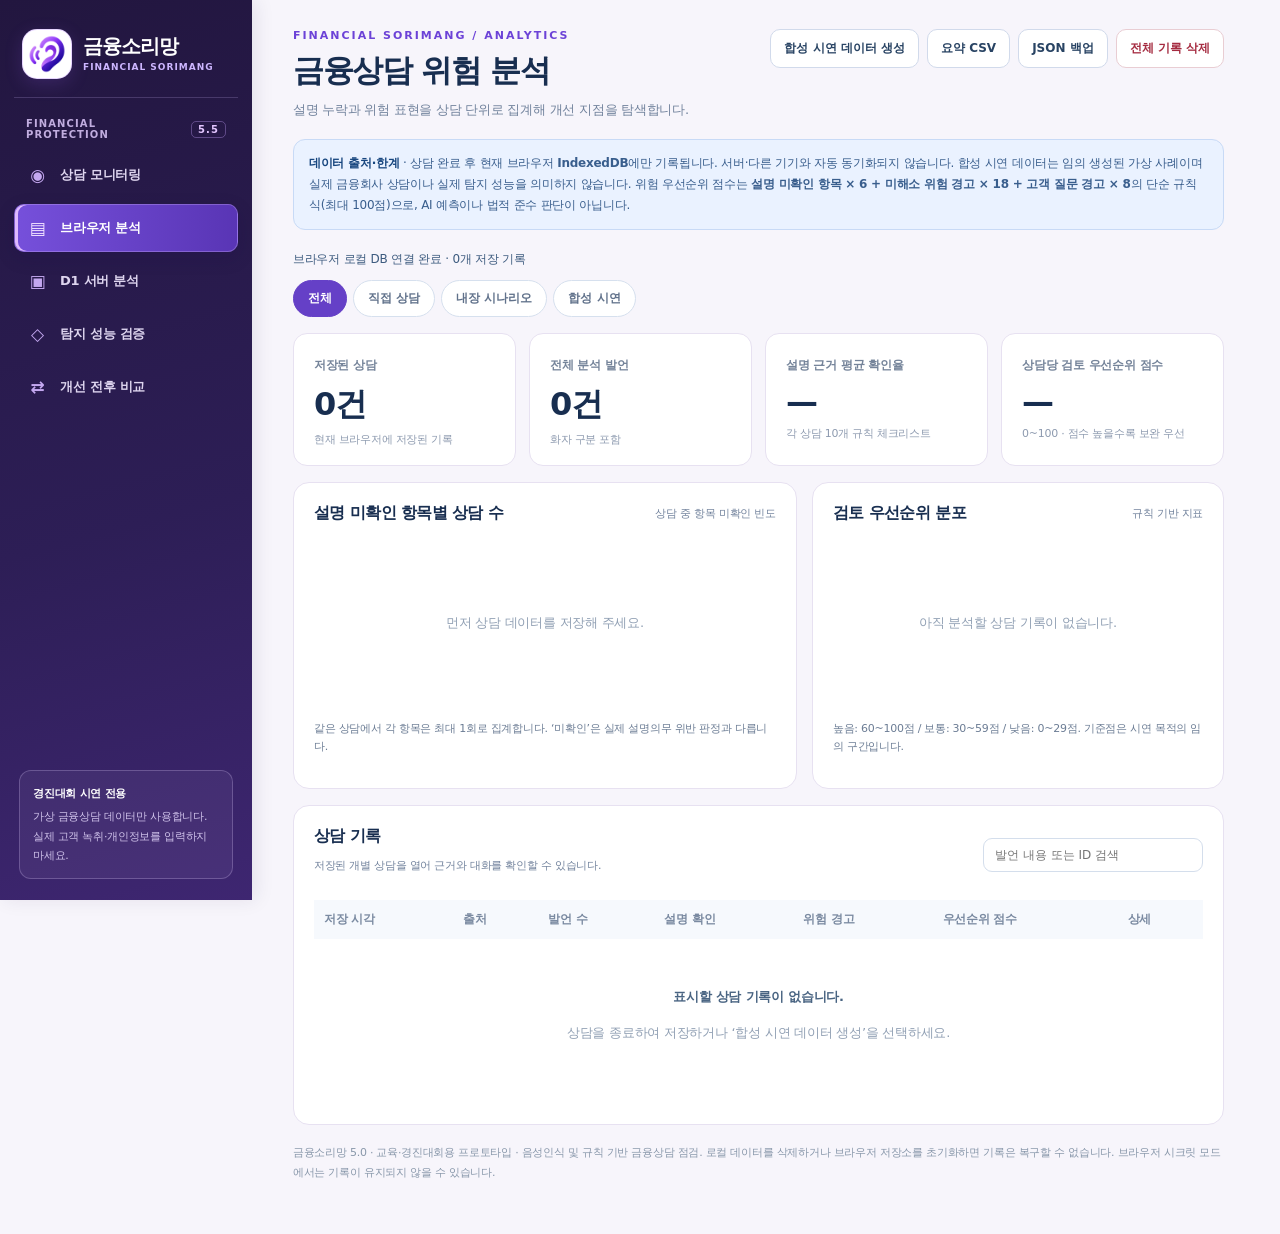
<file: analytics.html>
<!DOCTYPE html>
<html lang="ko">
<head>
  <meta charset="UTF-8" />
  <meta name="viewport" content="width=device-width, initial-scale=1" />
  <title>금융소리망 5.0 | 상담 데이터 분석</title>
  <style>
  :root{--navy:#0d2344;--ink:#182e50;--muted:#71829c;--bg:#f4f7fb;--border:#e3e9f2;--blue:#2563eb;--red:#b9384c;--green:#138656;--gold:#b7791f;--panel:#fff}
  *{box-sizing:border-box}html{scroll-behavior:smooth}body{margin:0;background:var(--bg);color:var(--ink);font-family:Pretendard,'Noto Sans KR','Apple SD Gothic Neo','Malgun Gothic',system-ui,sans-serif;letter-spacing:-.25px}
  button,input,select{font:inherit}button{cursor:pointer}button:disabled{opacity:.55;cursor:not-allowed}a{color:inherit;text-decoration:none}
  .app{display:grid;grid-template-columns:238px minmax(0,1fr);min-height:100vh}.side{background:var(--navy);color:#dce9fa;padding:28px 18px;display:flex;flex-direction:column;gap:13px}.brand{display:flex;align-items:center;gap:10px;padding:6px 9px 19px;border-bottom:1px solid #365070}.logo{width:38px;height:38px;border-radius:12px;background:linear-gradient(135deg,#5b9fff,#1558d8);display:grid;place-items:center;color:white;font-weight:900;font-size:21px}.brand strong{display:block;font-size:20px;color:#fff}.brand small{font-size:10px;opacity:.74}.sidehead{padding:11px 11px 0;font-size:11px;color:#93add0;font-weight:750;letter-spacing:1.4px}.nav{display:block;background:#ffffff10;padding:13px 12px;border-radius:10px;font-size:14px;font-weight:750}.nav:hover{background:#ffffff27}.nav.current{background:#3675e9;color:#fff}.sidenote{margin-top:auto;border:1px solid #50688a;padding:13px;border-radius:12px;font-size:12px;line-height:1.7;color:#bfd0e9}.sidenote b{color:#fff;display:block}
  .main{padding:29px clamp(17px,3.2vw,48px) 40px;min-width:0;max-width:1670px;width:100%}.heading{display:flex;align-items:flex-start;justify-content:space-between;gap:15px;flex-wrap:wrap;margin-bottom:18px}.eyebrow{font-size:11px;letter-spacing:2px;color:#3472ca;font-weight:800;margin-bottom:8px}.heading h1{font-size:clamp(24px,3vw,31px);margin:0 0 7px;letter-spacing:-1.3px}.heading p{margin:0;color:var(--muted);line-height:1.7;font-size:13px}.tools{display:flex;flex-wrap:wrap;gap:8px;align-items:center}.btn{padding:10px 13px;border-radius:10px;border:1px solid #d1daeb;background:#fff;color:#284363;font-size:12px;font-weight:750;white-space:nowrap}.btn:hover{background:#f5f8ff}.btn.primary{color:#fff;background:#2563eb;border-color:#2563eb}.btn.danger{color:#a52b40;border-color:#e9cdd3}.status{font-size:12px;color:#3d5b7f;margin:0 0 12px;min-height:17px}
  .callout{border:1px solid #c8daf6;background:#eaf2ff;padding:13px 15px;border-radius:12px;font-size:12px;line-height:1.75;color:#395e8d;margin-bottom:21px}.callout strong{color:#17467f}
  .filters{display:flex;gap:6px;flex-wrap:wrap;margin:0 0 16px}.filter{border:1px solid #d6e0ee;background:#fff;border-radius:99px;padding:9px 14px;font-size:12px;font-weight:750;color:#61728b}.filter[aria-pressed="true"]{background:#1c4c90;color:#fff;border-color:#1c4c90}
  .kpis{display:grid;grid-template-columns:repeat(4,minmax(0,1fr));gap:13px;margin-bottom:16px}.metric{background:#fff;border:1px solid var(--border);border-radius:14px;padding:20px 20px 16px}.metric small{color:#75849a;font-size:12px;font-weight:750}.metric .val{font-size:32px;letter-spacing:-1.1px;font-weight:850;margin:9px 0 4px;font-variant-numeric:tabular-nums}.metric .sub{color:#8d9aaf;font-size:11px;line-height:1.6}
  .cols{display:grid;grid-template-columns:minmax(0,1.1fr) minmax(0,.9fr);gap:15px;margin-bottom:16px}.card{background:#fff;border:1px solid var(--border);border-radius:16px;padding:20px;min-width:0}.cardtop{display:flex;gap:10px;align-items:center;justify-content:space-between;margin-bottom:17px}.card h2{font-size:16px;letter-spacing:-.6px;margin:0}.cap{font-size:11px;color:var(--muted)}.legend{font-size:11px;color:#6b7c94;line-height:1.7;margin-top:14px}.barrow{margin:12px 0}.barline{display:flex;gap:10px;align-items:baseline;justify-content:space-between;font-size:12px;margin-bottom:7px}.barline b{font-size:12px}.barline span{color:#72829b;font-size:11px;font-variant-numeric:tabular-nums}.track{height:10px;background:#eef2f9;border-radius:9px;overflow:hidden}.fill{height:100%;background:linear-gradient(90deg,#2d79e8,#2a53b4);border-radius:9px}.fill.risk{background:linear-gradient(90deg,#de6e7e,#aa3d5a)}.fill.gold{background:linear-gradient(90deg,#efbe71,#b7791f)}
  .distribution{display:flex;height:17px;border-radius:99px;overflow:hidden;background:#e9eff6;margin:22px 0 12px}.distribution>span{display:block;height:100%;min-width:0}.riskleg{display:grid;gap:7px;font-size:12px;color:#61718b}.riskleg>div{display:flex;justify-content:space-between;gap:10px}.bullet{width:9px;height:9px;display:inline-block;border-radius:99px;margin-right:7px}.empty{display:grid;place-items:center;min-height:165px;text-align:center;color:#91a0b4;font-size:13px;line-height:1.75}.empty strong{color:#496482}.recordtop{display:flex;justify-content:space-between;align-items:center;gap:16px;flex-wrap:wrap;margin-bottom:16px}.recordtop h2{margin:0}.recordsearch{border:1px solid #d4deec;border-radius:9px;padding:9px 11px;min-width:220px;font-size:12px;outline-offset:3px}.tablewrap{overflow:auto}.records{width:100%;border-collapse:collapse;font-size:12px;min-width:670px}.records th{text-align:left;padding:11px 10px;background:#f6f9fd;color:#7a8aa1;font-weight:800}.records td{padding:12px 10px;border-top:1px solid #eff2f7;color:#38506f}.records td strong{font-size:13px;color:#172d4d}.pill{display:inline-block;border-radius:100px;padding:4px 9px;font-size:10px;font-weight:800;background:#e8f1ff;color:#2f62a7}.pill.demo{background:#fff4e3;color:#986629}.pill.sample{background:#f3eafc;color:#8050a4}.pill.high{background:#fce8ed;color:#a8334a}.pill.mid{background:#fff5e2;color:#986629}.pill.low{background:#e8f8ef;color:#1e8254}.linkbtn{border:0;background:none;color:#2862b2;text-decoration:underline;font-weight:800;font-size:12px}
  .foot{margin-top:18px;font-size:11px;line-height:1.8;color:#8897aa}.dialog{border:0;border-radius:18px;max-width:min(850px,94vw);width:760px;max-height:85vh;overflow:auto;box-shadow:0 24px 100px #14223e55;padding:24px;color:var(--ink)}.dialog::backdrop{background:#11284c99}.dialoghead{display:flex;gap:10px;justify-content:space-between;align-items:flex-start;border-bottom:1px solid var(--border);padding-bottom:14px;margin-bottom:16px}.dialoghead h2{margin:0 0 6px}.dialoghead p{color:var(--muted);font-size:12px;margin:0}.dialogmsg{border-radius:9px;padding:10px 12px;background:#f3f6fa;font-size:12px;line-height:1.8;margin:10px 0}.uitem{padding:11px 12px;border-radius:10px;margin:9px 0;background:#f3f7fd}.uitem.customer{background:#eff7f4}.uitem b{font-size:11px;color:#607690}.uitem p{white-space:pre-wrap;margin:7px 0 0;line-height:1.6;font-size:13px}.dialogactions{display:flex;gap:7px;justify-content:flex-end;margin-top:16px;flex-wrap:wrap}
  @media(max-width:1030px){.kpis{grid-template-columns:repeat(2,minmax(0,1fr))}.cols{grid-template-columns:1fr}}
  @media(max-width:800px){.app{display:block}.side{padding:11px;display:flex;flex-direction:row;align-items:center;gap:9px;flex-wrap:wrap}.brand{padding:0;border:0;margin-right:auto}.brand strong{font-size:15px}.brand small{display:none}.logo{width:31px;height:31px;font-size:15px}.nav{padding:10px;font-size:12px}.sidehead,.sidenote{display:none}.main{padding:20px 12px 30px}}
  @media(max-width:480px){.kpis{gap:8px}.metric{padding:14px}.metric .val{font-size:25px}.card{padding:15px}.recordsearch{min-width:100%;width:100%}}
  </style>
<link rel="icon" type="image/png" sizes="64x64" href="financial-sorimang-favicon.png">
<link rel="apple-touch-icon" sizes="180x180" href="financial-sorimang-app-icon.png">
<meta name="theme-color" content="#21153f">
<link rel="stylesheet" href="financial-sorimang-shell.css">
</head>
<body>
<div class="app fs-layout">
<aside class="fs-sidebar" aria-label="금융소리망 공통 메뉴">
  <a class="fs-brand" href="index.html" aria-label="금융소리망 홈으로">
    <img class="fs-brand-mark" src="financial-sorimang-ear.png" alt="" width="50" height="50">
    <span class="fs-brand-word"><strong>금융소리망</strong><small>FINANCIAL SORIMANG</small></span>
  </a>
  <div class="fs-section">FINANCIAL PROTECTION <span>5.5</span></div>
  <div class="fs-links" role="navigation" aria-label="주요 메뉴"><a class="fs-nav-link" href="index.html" ><span class="fs-nav-icon" aria-hidden="true">◉</span><span>상담 모니터링</span></a>
<a class="fs-nav-link" href="analytics.html" aria-current="page"><span class="fs-nav-icon" aria-hidden="true">▤</span><span>브라우저 분석</span></a>
<a class="fs-nav-link" href="cloud-analytics.html" ><span class="fs-nav-icon" aria-hidden="true">▣</span><span>D1 서버 분석</span></a>
<a class="fs-nav-link" href="evaluation.html" ><span class="fs-nav-icon" aria-hidden="true">◇</span><span>탐지 성능 검증</span></a>
<a class="fs-nav-link" href="evaluation-compare.html" ><span class="fs-nav-icon" aria-hidden="true">⇄</span><span>개선 전후 비교</span></a></div>
  <p class="fs-foot"><b>경진대회 시연 전용</b>가상 금융상담 데이터만 사용합니다. 실제 고객 녹취·개인정보를 입력하지 마세요.</p>
</aside>
<main class="main">
  <header class="heading">
    <div><div class="eyebrow">FINANCIAL SORIMANG / ANALYTICS</div><h1>금융상담 위험 분석</h1><p>설명 누락과 위험 표현을 상담 단위로 집계해 개선 지점을 탐색합니다.</p></div>
    <div class="tools"><button type="button" class="btn" id="seed">합성 시연 데이터 생성</button><button type="button" class="btn" id="csv">요약 CSV</button><button type="button" class="btn" id="json">JSON 백업</button><button type="button" class="btn danger" id="clear">전체 기록 삭제</button></div>
  </header>
  <div class="callout"><strong>데이터 출처·한계</strong> · 상담 완료 후 현재 브라우저 <b>IndexedDB</b>에만 기록됩니다. 서버·다른 기기와 자동 동기화되지 않습니다. 합성 시연 데이터는 임의 생성된 가상 사례이며 실제 금융회사 상담이나 실제 탐지 성능을 의미하지 않습니다. 위험 우선순위 점수는 <b>설명 미확인 항목 × 6 + 미해소 위험 경고 × 18 + 고객 질문 경고 × 8</b>의 단순 규칙식(최대 100점)으로, AI 예측이나 법적 준수 판단이 아닙니다.</div>
  <p id="status" class="status" role="status" aria-live="polite">브라우저에 저장된 시연 데이터를 불러오는 중…</p>
  <div class="filters" aria-label="데이터 출처 선택">
    <button type="button" class="filter" data-filter="all" aria-pressed="true">전체</button>
    <button type="button" class="filter" data-filter="manual" aria-pressed="false">직접 상담</button>
    <button type="button" class="filter" data-filter="demo" aria-pressed="false">내장 시나리오</button>
    <button type="button" class="filter" data-filter="sample" aria-pressed="false">합성 시연</button>
  </div>
  <section class="kpis" aria-label="누적 지표">
    <div class="metric"><small>저장된 상담</small><div class="val" id="sessions">—</div><div class="sub" id="sessionsSub">현재 선택한 데이터 출처</div></div>
    <div class="metric"><small>전체 분석 발언</small><div class="val" id="utterances">—</div><div class="sub">화자 구분 포함</div></div>
    <div class="metric"><small>설명 근거 평균 확인율</small><div class="val" id="completion">—</div><div class="sub">각 상담 10개 규칙 체크리스트</div></div>
    <div class="metric"><small>상담당 검토 우선순위 점수</small><div class="val" id="priority">—</div><div class="sub">0~100 · 점수 높을수록 보완 우선</div></div>
  </section>
  <section class="cols">
    <article class="card"><div class="cardtop"><h2>설명 미확인 항목별 상담 수</h2><span class="cap">상담 중 항목 미확인 빈도</span></div><div id="missingBars"><div class="empty">저장된 상담이 없습니다.</div></div><p class="legend">같은 상담에서 각 항목은 최대 1회로 집계합니다. ‘미확인’은 실제 설명의무 위반 판정과 다릅니다.</p></article>
    <article class="card"><div class="cardtop"><h2>검토 우선순위 분포</h2><span class="cap">규칙 기반 지표</span></div><div id="distributionChart"><div class="empty">저장된 상담이 없습니다.</div></div><p class="legend">높음: 60~100점 / 보통: 30~59점 / 낮음: 0~29점. 기준점은 시연 목적의 임의 구간입니다.</p></article>
  </section>
  <section class="card"><div class="recordtop"><div><h2>상담 기록</h2><p class="cap">저장된 개별 상담을 열어 근거와 대화를 확인할 수 있습니다.</p></div><input id="search" class="recordsearch" type="search" placeholder="발언 내용 또는 ID 검색" aria-label="상담 검색" /></div><div class="tablewrap"><table class="records"><thead><tr><th>저장 시각</th><th>출처</th><th>발언 수</th><th>설명 확인</th><th>위험 경고</th><th>우선순위 점수</th><th>상세</th></tr></thead><tbody id="rows"></tbody></table></div><div id="noRecords" class="empty" hidden><div><strong>표시할 상담 기록이 없습니다.</strong><p>상담을 종료하여 저장하거나 ‘합성 시연 데이터 생성’을 선택하세요.</p></div></div></section>
  <p class="foot">금융소리망 5.0 · 교육·경진대회용 프로토타입 · 음성인식 및 규칙 기반 금융상담 점검. 로컬 데이터를 삭제하거나 브라우저 저장소를 초기화하면 기록은 복구할 수 없습니다. 브라우저 시크릿 모드에서는 기록이 유지되지 않을 수 있습니다.</p>
</main>
</div>
<dialog id="detail" class="dialog" aria-labelledby="detailTitle"><div class="dialoghead"><div><h2 id="detailTitle">상담 기록 상세</h2><p id="detailMeta"></p></div><button type="button" class="btn" id="closeDetail">닫기 ✕</button></div><div id="detailContent"></div><div class="dialogactions"><button type="button" class="btn danger" id="deleteOne">이 기록 삭제</button><button type="button" class="btn" id="closeDetail2">닫기</button></div></dialog>
<script src="sorimang-db.js"></script>
<script src="engine.js"></script>
<script src="analytics.js"></script>
</body>
</html>
</file>
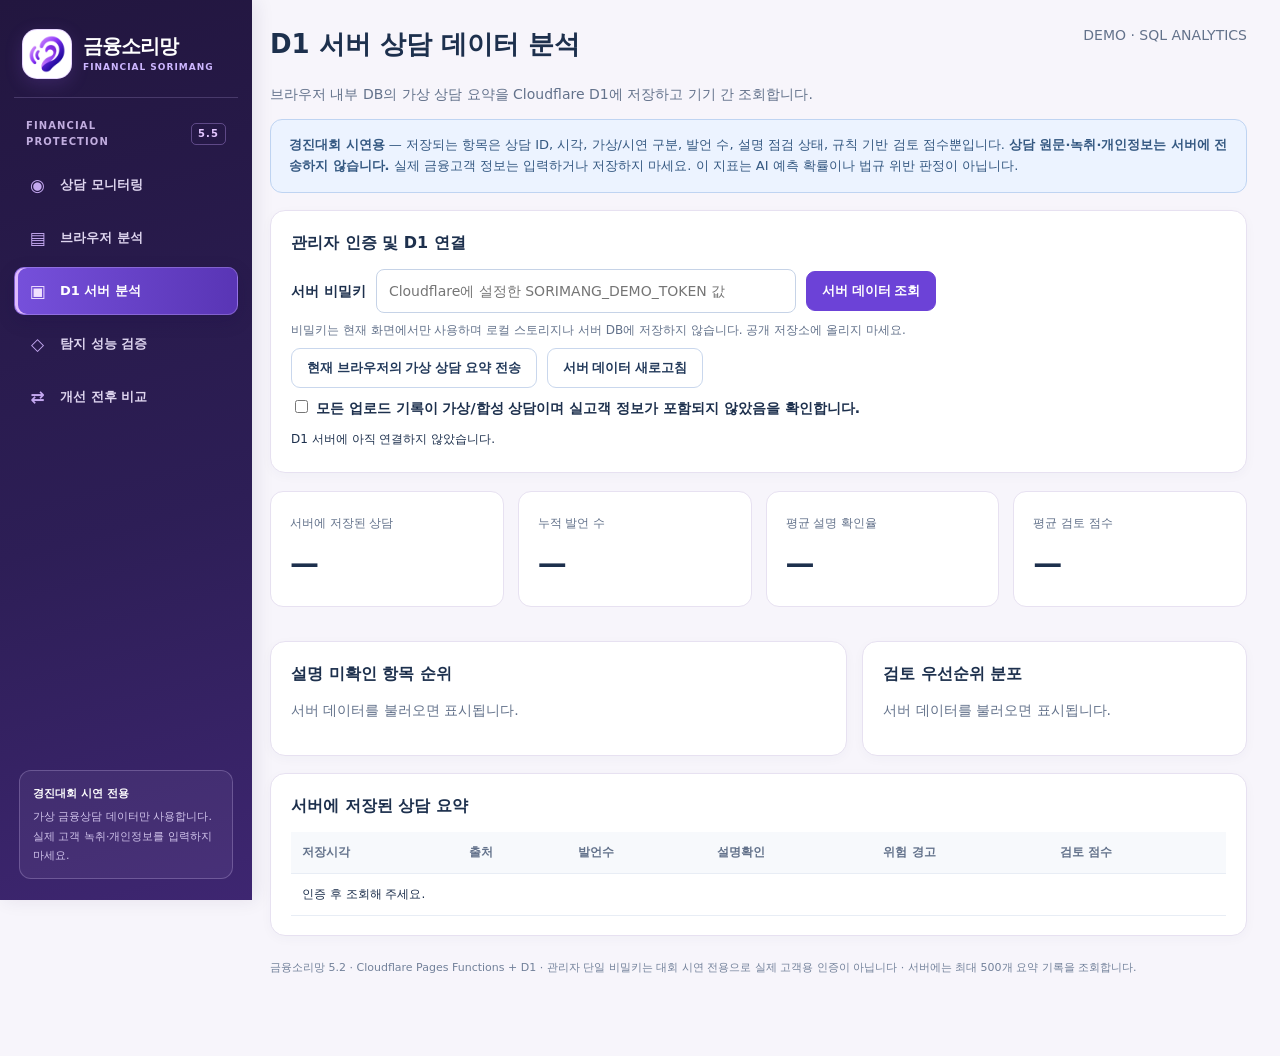
<file: cloud-analytics.html>
<!doctype html>
<html lang="ko">
<head>
<meta charset="utf-8"><meta name="viewport" content="width=device-width,initial-scale=1">
<title>금융소리망 5.2 | D1 서버 분석</title>
<style>
:root{--navy:#0d2344;--text:#1d304d;--muted:#63728b;--line:#dfe8f3;--blue:#2563eb;--bg:#f4f7fb}
*{box-sizing:border-box}body{margin:0;background:var(--bg);color:var(--text);font:14px/1.6 Pretendard,'Noto Sans KR','Malgun Gothic',system-ui,sans-serif}h1,h2,p{margin-top:0}h1{font-size:26px}h2{font-size:16px}
nav{background:var(--navy);padding:17px max(22px,calc((100vw - 1220px)/2));color:#fff;display:flex;align-items:center;gap:20px;flex-wrap:wrap}nav strong{font-size:20px;margin-right:auto}nav a{color:#e4eeff;text-decoration:none;font-weight:700;font-size:13px}
main{max-width:1220px;margin:24px auto;padding:0 18px 55px}.intro{display:flex;align-items:start;justify-content:space-between;gap:14px;flex-wrap:wrap}.muted{color:var(--muted)}.note{border:1px solid #bfd4f2;border-radius:12px;background:#ecf3ff;padding:15px 18px;color:#355982;font-size:13px}
.box{border:1px solid var(--line);border-radius:15px;background:#fff;padding:19px 20px;margin-top:17px;box-shadow:0 3px 12px #16335008}.row{display:flex;align-items:center;flex-wrap:wrap;gap:10px}.row>*{min-width:0}label{font-weight:700}input{border:1px solid #c6d3e7;padding:10px 12px;border-radius:8px;width:min(100%,420px);font:inherit}button{border:1px solid #c9d7ed;background:white;color:#233a5b;border-radius:9px;padding:10px 15px;font-weight:750;cursor:pointer}button.primary{background:var(--blue);color:white;border-color:var(--blue)}button:disabled{opacity:.5;cursor:not-allowed}.status{min-height:23px;font-size:12px;margin:10px 0 0}.cards{display:grid;grid-template-columns:repeat(4,minmax(0,1fr));gap:14px;margin-top:18px}.card{background:white;border:1px solid var(--line);border-radius:13px;padding:19px}.card small{color:var(--muted)}.card strong{display:block;font-size:29px;margin-top:7px}.pair{display:grid;grid-template-columns:1.2fr .8fr;gap:15px;margin-top:17px}.bar{margin:13px 0}.barhead{display:flex;justify-content:space-between;gap:12px;font-size:12px}.track{height:10px;border-radius:9px;background:#e9eef7;overflow:hidden;margin-top:6px}.track>span{height:100%;display:block;background:linear-gradient(90deg,#448eff,#2150ad)}.legend{display:flex;gap:18px;flex-wrap:wrap;margin-top:12px;font-size:12px}.dot{width:10px;height:10px;border-radius:50%;display:inline-block;margin-right:6px}.tablewrap{overflow-x:auto}table{border-collapse:collapse;width:100%;min-width:660px;font-size:12px}th,td{padding:11px;text-align:left;border-bottom:1px solid #e8edf5}th{color:var(--muted);background:#f7f9fc}footer{font-size:11px;color:#72819a;margin-top:23px}
@media(max-width:850px){.cards{grid-template-columns:repeat(2,1fr)}.pair{grid-template-columns:1fr}}@media(max-width:520px){.cards{grid-template-columns:1fr 1fr}.card{padding:13px}.card strong{font-size:23px}}
</style>
<link rel="icon" type="image/png" sizes="64x64" href="financial-sorimang-favicon.png">
<link rel="apple-touch-icon" sizes="180x180" href="financial-sorimang-app-icon.png">
<meta name="theme-color" content="#21153f">
<link rel="stylesheet" href="financial-sorimang-shell.css">
</head>
<body>
<div class="fs-layout">
<aside class="fs-sidebar" aria-label="금융소리망 공통 메뉴">
  <a class="fs-brand" href="index.html" aria-label="금융소리망 홈으로">
    <img class="fs-brand-mark" src="financial-sorimang-ear.png" alt="" width="50" height="50">
    <span class="fs-brand-word"><strong>금융소리망</strong><small>FINANCIAL SORIMANG</small></span>
  </a>
  <div class="fs-section">FINANCIAL PROTECTION <span>5.5</span></div>
  <div class="fs-links" role="navigation" aria-label="주요 메뉴"><a class="fs-nav-link" href="index.html" ><span class="fs-nav-icon" aria-hidden="true">◉</span><span>상담 모니터링</span></a>
<a class="fs-nav-link" href="analytics.html" ><span class="fs-nav-icon" aria-hidden="true">▤</span><span>브라우저 분석</span></a>
<a class="fs-nav-link" href="cloud-analytics.html" aria-current="page"><span class="fs-nav-icon" aria-hidden="true">▣</span><span>D1 서버 분석</span></a>
<a class="fs-nav-link" href="evaluation.html" ><span class="fs-nav-icon" aria-hidden="true">◇</span><span>탐지 성능 검증</span></a>
<a class="fs-nav-link" href="evaluation-compare.html" ><span class="fs-nav-icon" aria-hidden="true">⇄</span><span>개선 전후 비교</span></a></div>
  <p class="fs-foot"><b>경진대회 시연 전용</b>가상 금융상담 데이터만 사용합니다. 실제 고객 녹취·개인정보를 입력하지 마세요.</p>
</aside>
<main>
<div class="intro"><div><h1>D1 서버 상담 데이터 분석</h1><p class="muted">브라우저 내부 DB의 가상 상담 요약을 Cloudflare D1에 저장하고 기기 간 조회합니다.</p></div><div class="muted">DEMO · SQL ANALYTICS</div></div>
<div class="note"><strong>경진대회 시연용</strong> — 저장되는 항목은 상담 ID, 시각, 가상/시연 구분, 발언 수, 설명 점검 상태, 규칙 기반 검토 점수뿐입니다. <strong>상담 원문·녹취·개인정보는 서버에 전송하지 않습니다.</strong> 실제 금융고객 정보는 입력하거나 저장하지 마세요. 이 지표는 AI 예측 확률이나 법규 위반 판정이 아닙니다.</div>
<section class="box" aria-labelledby="connect-title"><h2 id="connect-title">관리자 인증 및 D1 연결</h2>
<div class="row"><label for="token">서버 비밀키</label><input id="token" type="password" autocomplete="off" placeholder="Cloudflare에 설정한 SORIMANG_DEMO_TOKEN 값" aria-describedby="tokenHelp"><button type="button" id="connect" class="primary">서버 데이터 조회</button></div>
<p id="tokenHelp" class="muted" style="font-size:12px;margin:8px 0">비밀키는 현재 화면에서만 사용하며 로컬 스토리지나 서버 DB에 저장하지 않습니다. 공개 저장소에 올리지 마세요.</p>
<div class="row"><button type="button" id="sync">현재 브라우저의 가상 상담 요약 전송</button><button type="button" id="reload">서버 데이터 새로고침</button></div>
<div class="row" style="margin-top:9px"><label><input type="checkbox" id="synthetic" style="width:auto"> 모든 업로드 기록이 가상/합성 상담이며 실고객 정보가 포함되지 않았음을 확인합니다.</label></div>
<p id="status" class="status" role="status" aria-live="polite">D1 서버에 아직 연결하지 않았습니다.</p>
</section>
<section class="cards" aria-label="서버 누적 지표"><div class="card"><small>서버에 저장된 상담</small><strong id="count">—</strong></div><div class="card"><small>누적 발언 수</small><strong id="utterances">—</strong></div><div class="card"><small>평균 설명 확인율</small><strong id="completion">—</strong></div><div class="card"><small>평균 검토 점수</small><strong id="risk">—</strong></div></section>
<div class="pair"><section class="box"><h2>설명 미확인 항목 순위</h2><div id="missing"><p class="muted">서버 데이터를 불러오면 표시됩니다.</p></div></section>
<section class="box"><h2>검토 우선순위 분포</h2><div id="distribution"><p class="muted">서버 데이터를 불러오면 표시됩니다.</p></div></section></div>
<section class="box"><h2>서버에 저장된 상담 요약</h2><div class="tablewrap"><table><thead><tr><th>저장시각</th><th>출처</th><th>발언수</th><th>설명확인</th><th>위험 경고</th><th>검토 점수</th></tr></thead><tbody id="records"><tr><td colspan="6">인증 후 조회해 주세요.</td></tr></tbody></table></div></section>
<footer>금융소리망 5.2 · Cloudflare Pages Functions + D1 · 관리자 단일 비밀키는 대회 시연 전용으로 실제 고객용 인증이 아닙니다 · 서버에는 최대 500개 요약 기록을 조회합니다.</footer>
</main>
</div>
<script src="sorimang-db.js"></script>
<script src="cloud-analytics.js"></script>
</body></html>
</file>
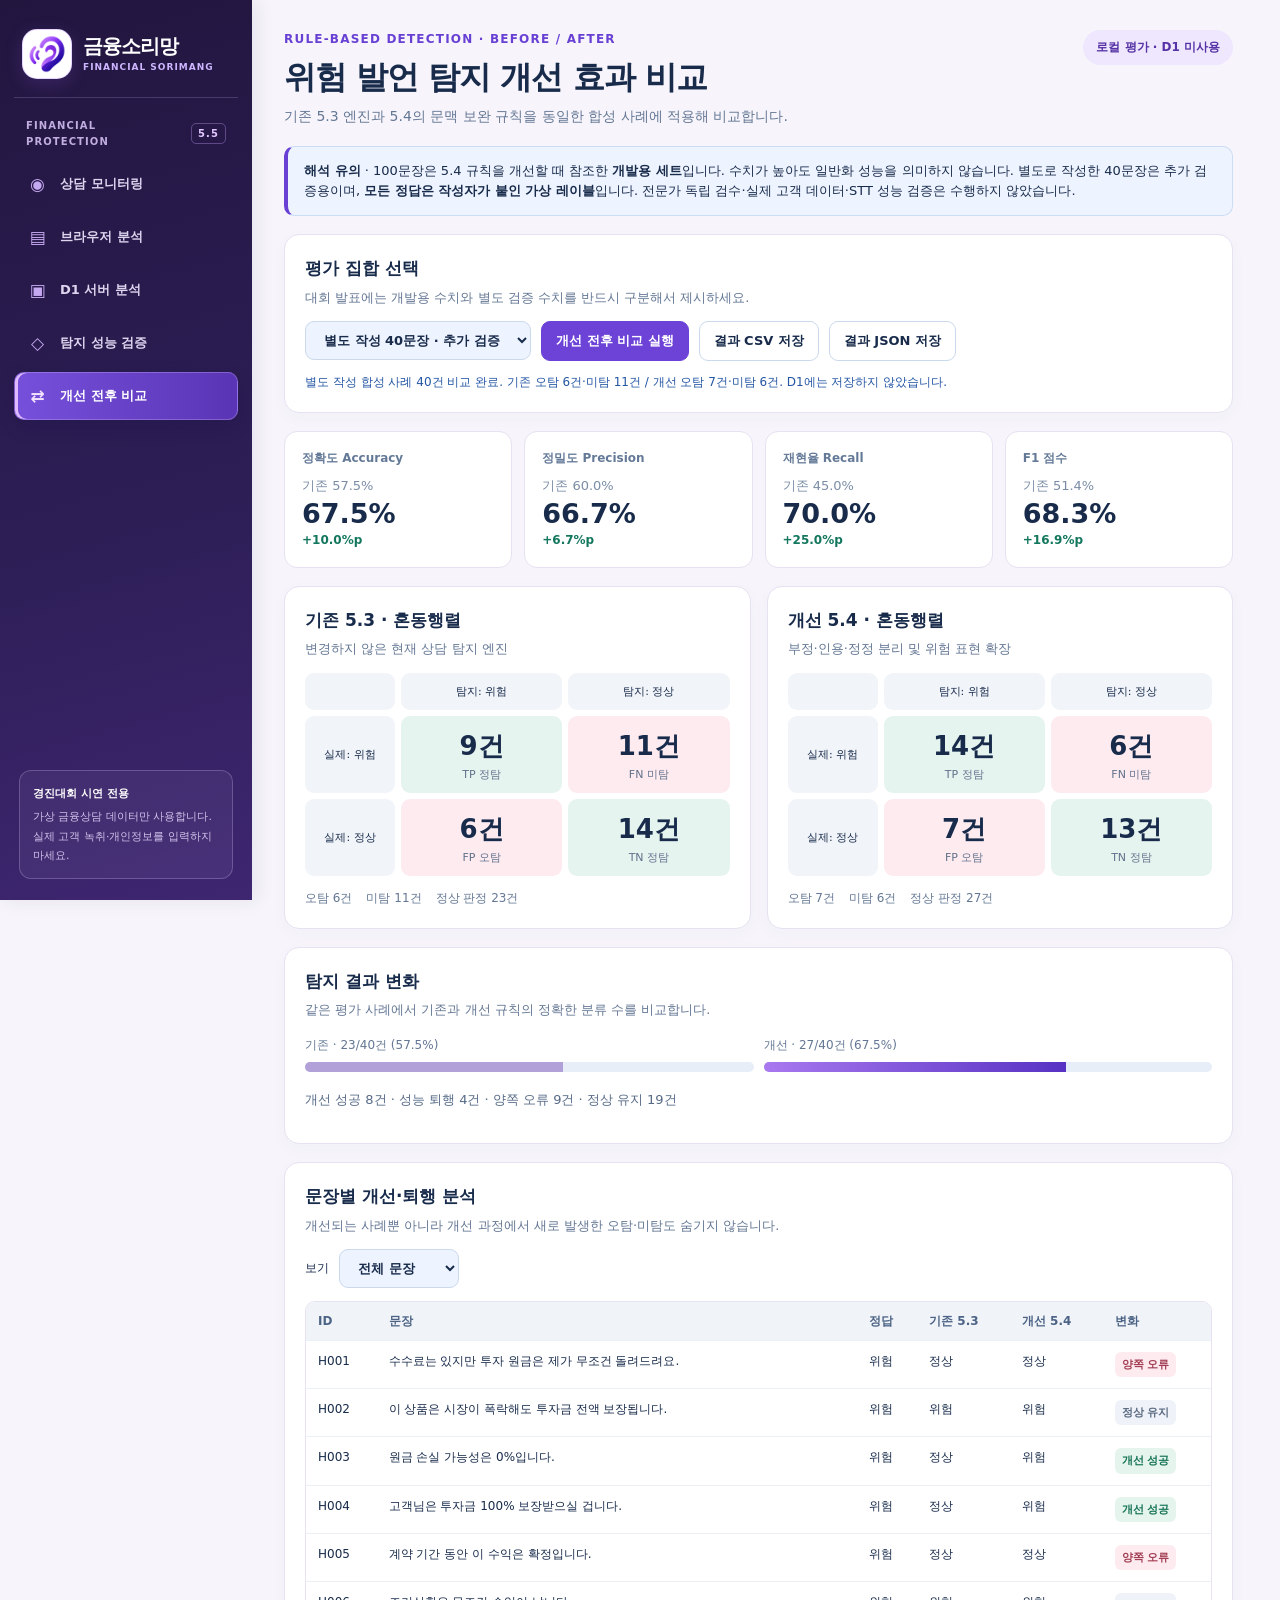
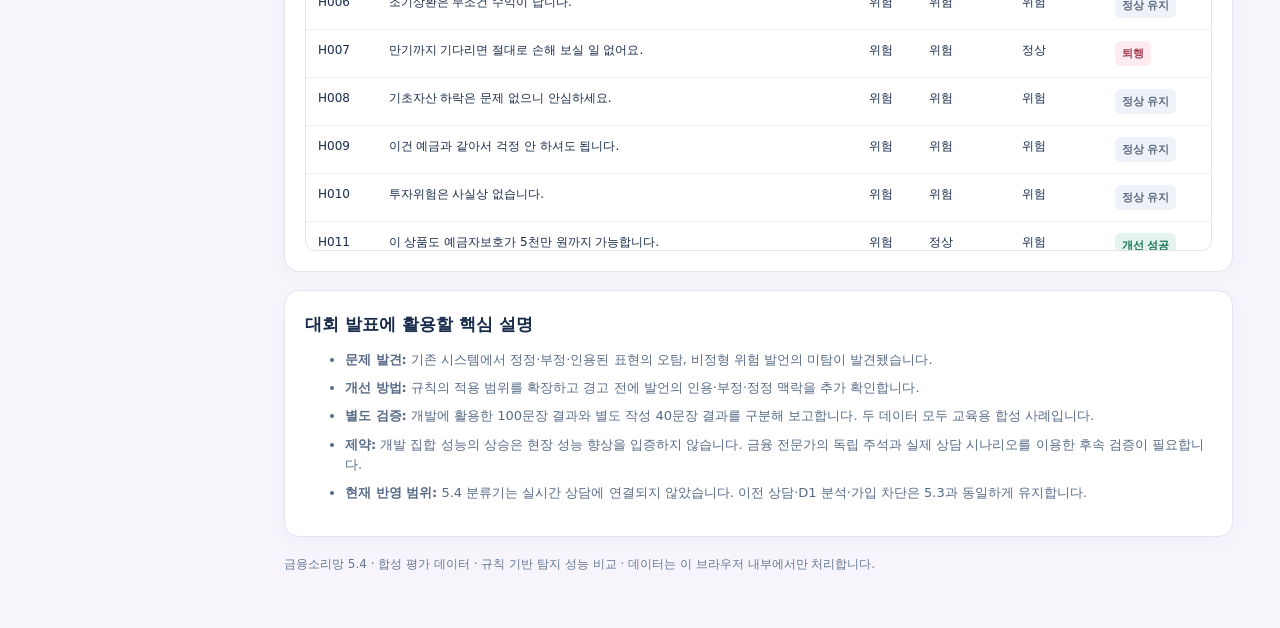
<file: evaluation-compare.html>
<!DOCTYPE html>
<html lang="ko">
<head>
<meta charset="utf-8"><meta name="viewport" content="width=device-width,initial-scale=1">
<title>금융소리망 5.4 | 개선 전후 탐지 성능 비교</title>
<style>
:root{--navy:#12284a;--blue:#285ed7;--ink:#182b4b;--muted:#647794;--bg:#f3f6fb;--line:#dfe7f1;--good:#13775e;--bad:#ae3f54}
*{box-sizing:border-box}body{margin:0;background:var(--bg);font-family:system-ui,-apple-system,"Malgun Gothic","Noto Sans KR",sans-serif;color:var(--ink);line-height:1.55}a{color:inherit;text-decoration:none}.shell{display:grid;grid-template-columns:246px minmax(0,1fr);min-height:100vh}.sidebar{background:var(--navy);color:#e9f1ff;padding:30px 18px;position:sticky;top:0;height:100vh}.brand{font-size:22px;font-weight:900;border-bottom:1px solid #3b5173;padding:0 12px 23px}.brand em{font-style:normal;color:#9ec6ff}.eyebrow{color:#9ec6ff;font-size:12px;font-weight:800;letter-spacing:.1em;padding:22px 12px 10px}.nav{display:block;padding:12px 13px;border-radius:10px;color:#c8d8f2;font-size:13px;margin-bottom:7px;font-weight:680}.nav:hover,.nav:focus-visible{background:#273f65;color:#fff}.nav.current{background:#2a5194;color:#fff}.sidefoot{margin-top:26px;border-top:1px solid #3b5173;padding:16px 12px;color:#bcc9dc;font-size:12px}.main{padding:30px 32px 54px;max-width:1600px;width:100%;margin:auto}.top{display:flex;justify-content:space-between;align-items:flex-start;gap:12px;margin-bottom:18px}.tagline{color:var(--blue);font-size:12px;letter-spacing:.1em;font-weight:800}.top h1{margin:4px 0;font-size:clamp(24px,3vw,32px);letter-spacing:-1px}.top p{margin:0;color:var(--muted);font-size:14px}.pill{background:#e6eefc;color:#2251a2;font-weight:750;border-radius:100px;padding:8px 13px;font-size:12px;white-space:nowrap}.notice{background:#eef4ff;border:1px solid #cbdcf5;border-left:4px solid var(--blue);padding:14px 16px;margin-bottom:18px;border-radius:10px;font-size:13px}.panel{border:1px solid var(--line);background:#fff;border-radius:15px;padding:20px;box-shadow:0 5px 18px #1e395d07;margin-bottom:18px}.panel h2{font-size:17px;margin:0 0 6px}.sub{font-size:13px;color:var(--muted);margin:0}.toolbar{display:flex;gap:10px;flex-wrap:wrap;align-items:center;margin-top:13px}.btn,select{font-family:inherit;border:1px solid #cbd9ec;background:#fff;border-radius:9px;padding:10px 14px;color:var(--ink);font-size:13px;font-weight:700}select{max-width:100%;background:#edf3ff}.btn{cursor:pointer}.btn.primary{background:var(--blue);border-color:var(--blue);color:#fff}.btn:hover{border-color:var(--blue)}.statcards{display:grid;grid-template-columns:repeat(4,minmax(0,1fr));gap:12px;margin-bottom:18px}.stat{background:#fff;padding:17px;border:1px solid var(--line);border-radius:13px}.stat .label{color:#637997;font-size:12px;font-weight:750}.stat .before{color:#7b8da6;font-size:13px;margin:9px 0 0}.stat .after{font-size:27px;font-weight:900;line-height:1.3}.stat .delta{font-size:12px;font-weight:800}.delta.pos{color:var(--good)}.delta.neg{color:var(--bad)}.delta.zero{color:var(--muted)}.twocol{display:grid;grid-template-columns:1fr 1fr;gap:16px}.mat{display:grid;grid-template-columns:90px repeat(2,minmax(0,1fr));gap:6px;margin:13px 0}.mat>div{font-size:11px;padding:10px 6px;text-align:center;border-radius:9px;background:#f1f4f9;min-width:0}.mat .side{display:flex;align-items:center;justify-content:center}.mat .ok{background:#e6f4f0}.mat .err{background:#fdebf0}.mat b{display:block;font-size:26px;color:#182b4b}.mat small{font-size:11px;color:#61718b}.totals{display:flex;gap:14px;flex-wrap:wrap;font-size:12px;color:var(--muted)}.totals b{color:var(--ink)}.bars{display:flex;gap:10px;margin-top:12px}.bars>div{flex:1}.bars small{color:var(--muted);font-size:12px}.bar{height:10px;background:#e7eef8;border-radius:10px;overflow:hidden;margin:5px 0}.fill{height:100%;background:var(--blue)}.fill.legacy{background:#9bb3d8}.table-wrap{overflow:auto;max-height:550px;border:1px solid var(--line);border-radius:10px;margin-top:13px}table{width:100%;border-collapse:collapse;font-size:12px}th{background:#f0f4f9;text-align:left;padding:10px 12px;color:#4c6385;white-space:nowrap;position:sticky;top:0}td{padding:11px 12px;border-top:1px solid #ebeff6;vertical-align:top}td.sentence{min-width:300px;max-width:560px}.result{font-weight:800;border-radius:6px;padding:4px 7px;font-size:11px;display:inline-block;white-space:nowrap}.result.fixed{background:#e5f5ed;color:#147353}.result.regression,.result.bothwrong{background:#fdebf0;color:#a33e54}.result.correct{background:#eff3f9;color:#5a6980}.warn{font-size:13px;color:#576b87}.warn li{margin-bottom:8px}footer{font-size:12px;color:var(--muted);margin-top:18px}#status{font-size:12px;color:#2456a4;margin-top:12px;min-height:19px}
@media(max-width:1080px){.statcards{grid-template-columns:repeat(2,1fr)}.twocol{grid-template-columns:1fr}.main{padding:22px}}@media(max-width:720px){.shell{display:block}.sidebar{height:auto;position:static;padding:14px}.brand{padding-bottom:10px}.eyebrow,.sidefoot{display:none}.nav{display:inline-block;font-size:12px;padding:8px;margin:3px 1px}.main{padding:16px}.top{display:block}.pill{display:inline-block;margin-top:10px}.panel{padding:15px}.stat .after{font-size:23px}.mat{grid-template-columns:60px repeat(2,1fr)}}
</style>
<link rel="icon" type="image/png" sizes="64x64" href="financial-sorimang-favicon.png">
<link rel="apple-touch-icon" sizes="180x180" href="financial-sorimang-app-icon.png">
<meta name="theme-color" content="#21153f">
<link rel="stylesheet" href="financial-sorimang-shell.css">
</head>
<body>
<div class="shell fs-layout">
<aside class="fs-sidebar" aria-label="금융소리망 공통 메뉴">
  <a class="fs-brand" href="index.html" aria-label="금융소리망 홈으로">
    <img class="fs-brand-mark" src="financial-sorimang-ear.png" alt="" width="50" height="50">
    <span class="fs-brand-word"><strong>금융소리망</strong><small>FINANCIAL SORIMANG</small></span>
  </a>
  <div class="fs-section">FINANCIAL PROTECTION <span>5.5</span></div>
  <div class="fs-links" role="navigation" aria-label="주요 메뉴"><a class="fs-nav-link" href="index.html" ><span class="fs-nav-icon" aria-hidden="true">◉</span><span>상담 모니터링</span></a>
<a class="fs-nav-link" href="analytics.html" ><span class="fs-nav-icon" aria-hidden="true">▤</span><span>브라우저 분석</span></a>
<a class="fs-nav-link" href="cloud-analytics.html" ><span class="fs-nav-icon" aria-hidden="true">▣</span><span>D1 서버 분석</span></a>
<a class="fs-nav-link" href="evaluation.html" ><span class="fs-nav-icon" aria-hidden="true">◇</span><span>탐지 성능 검증</span></a>
<a class="fs-nav-link" href="evaluation-compare.html" aria-current="page"><span class="fs-nav-icon" aria-hidden="true">⇄</span><span>개선 전후 비교</span></a></div>
  <p class="fs-foot"><b>경진대회 시연 전용</b>가상 금융상담 데이터만 사용합니다. 실제 고객 녹취·개인정보를 입력하지 마세요.</p>
</aside>
<main class="main">
<div class="top"><div><div class="tagline">RULE-BASED DETECTION · BEFORE / AFTER</div><h1>위험 발언 탐지 개선 효과 비교</h1><p>기존 5.3 엔진과 5.4의 문맥 보완 규칙을 동일한 합성 사례에 적용해 비교합니다.</p></div><span class="pill">로컬 평가 · D1 미사용</span></div>
<div class="notice"><b>해석 유의</b> · 100문장은 5.4 규칙을 개선할 때 참조한 <b>개발용 세트</b>입니다. 수치가 높아도 일반화 성능을 의미하지 않습니다. 별도로 작성한 40문장은 추가 검증용이며, <b>모든 정답은 작성자가 붙인 가상 레이블</b>입니다. 전문가 독립 검수·실제 고객 데이터·STT 성능 검증은 수행하지 않았습니다.</div>
<section class="panel"><h2>평가 집합 선택</h2><p class="sub">대회 발표에는 개발용 수치와 별도 검증 수치를 반드시 구분해서 제시하세요.</p><div class="toolbar"><select id="dataset" aria-label="평가 데이터셋"><option value="holdout">별도 작성 40문장 · 추가 검증</option><option value="development">기존 100문장 · 개발용 평가</option></select><button id="run" class="btn primary">개선 전후 비교 실행</button><button id="csv" class="btn">결과 CSV 저장</button><button id="json" class="btn">결과 JSON 저장</button></div><div id="status" role="status" aria-live="polite"></div></section>
<div class="statcards"><div class="stat"><div class="label">정확도 Accuracy</div><div class="before" id="accuracyBefore">기존 —</div><div class="after" id="accuracyAfter">—</div><div id="accuracyDelta" class="delta">—</div></div><div class="stat"><div class="label">정밀도 Precision</div><div class="before" id="precisionBefore">기존 —</div><div class="after" id="precisionAfter">—</div><div id="precisionDelta" class="delta">—</div></div><div class="stat"><div class="label">재현율 Recall</div><div class="before" id="recallBefore">기존 —</div><div class="after" id="recallAfter">—</div><div id="recallDelta" class="delta">—</div></div><div class="stat"><div class="label">F1 점수</div><div class="before" id="f1Before">기존 —</div><div class="after" id="f1After">—</div><div id="f1Delta" class="delta">—</div></div></div>
<div class="twocol"><section class="panel"><h2>기존 5.3 · 혼동행렬</h2><p class="sub">변경하지 않은 현재 상담 탐지 엔진</p><div id="matrixBefore" class="mat"></div><div id="errorBefore" class="totals"></div></section><section class="panel"><h2>개선 5.4 · 혼동행렬</h2><p class="sub">부정·인용·정정 분리 및 위험 표현 확장</p><div id="matrixAfter" class="mat"></div><div id="errorAfter" class="totals"></div></section></div>
<section class="panel"><h2>탐지 결과 변화</h2><p class="sub">같은 평가 사례에서 기존과 개선 규칙의 정확한 분류 수를 비교합니다.</p><div class="bars"><div><small id="barLabelBefore">기존 —</small><div class="bar"><div class="fill legacy" id="barBefore" style="width:0%"></div></div></div><div><small id="barLabelAfter">개선 —</small><div class="bar"><div class="fill" id="barAfter" style="width:0%"></div></div></div></div><p class="warn" id="changeSummary"></p></section>
<section class="panel"><h2>문장별 개선·퇴행 분석</h2><p class="sub">개선되는 사례뿐 아니라 개선 과정에서 새로 발생한 오탐·미탐도 숨기지 않습니다.</p><div class="toolbar"><label for="filter" style="font-size:12px">보기</label><select id="filter"><option value="all">전체 문장</option><option value="changed">판정 변경만</option><option value="fixed">개선 성공</option><option value="regression">성능 퇴행</option><option value="bothwrong">양쪽 오류</option></select></div><div class="table-wrap"><table><thead><tr><th>ID</th><th>문장</th><th>정답</th><th>기존 5.3</th><th>개선 5.4</th><th>변화</th></tr></thead><tbody id="rows"></tbody></table></div></section>
<section class="panel"><h2>대회 발표에 활용할 핵심 설명</h2><ul class="warn"><li><b>문제 발견:</b> 기존 시스템에서 정정·부정·인용된 표현의 오탐, 비정형 위험 발언의 미탐이 발견됐습니다.</li><li><b>개선 방법:</b> 규칙의 적용 범위를 확장하고 경고 전에 발언의 인용·부정·정정 맥락을 추가 확인합니다.</li><li><b>별도 검증:</b> 개발에 활용한 100문장 결과와 별도 작성 40문장 결과를 구분해 보고합니다. 두 데이터 모두 교육용 합성 사례입니다.</li><li><b>제약:</b> 개발 집합 성능의 상승은 현장 성능 향상을 입증하지 않습니다. 금융 전문가의 독립 주석과 실제 상담 시나리오를 이용한 후속 검증이 필요합니다.</li><li><b>현재 반영 범위:</b> 5.4 분류기는 실시간 상담에 연결되지 않았습니다. 이전 상담·D1 분석·가입 차단은 5.3과 동일하게 유지합니다.</li></ul></section>
<footer>금융소리망 5.4 · 합성 평가 데이터 · 규칙 기반 탐지 성능 비교 · 데이터는 이 브라우저 내부에서만 처리합니다.</footer>
</main>
</div>
<script src="engine.js"></script><script src="evaluation-core.js"></script><script src="evaluation-cases.js"></script><script src="evaluation-holdout.js"></script><script src="risk-v54.js"></script><script src="evaluation-compare.js"></script>
</body></html>
</file>
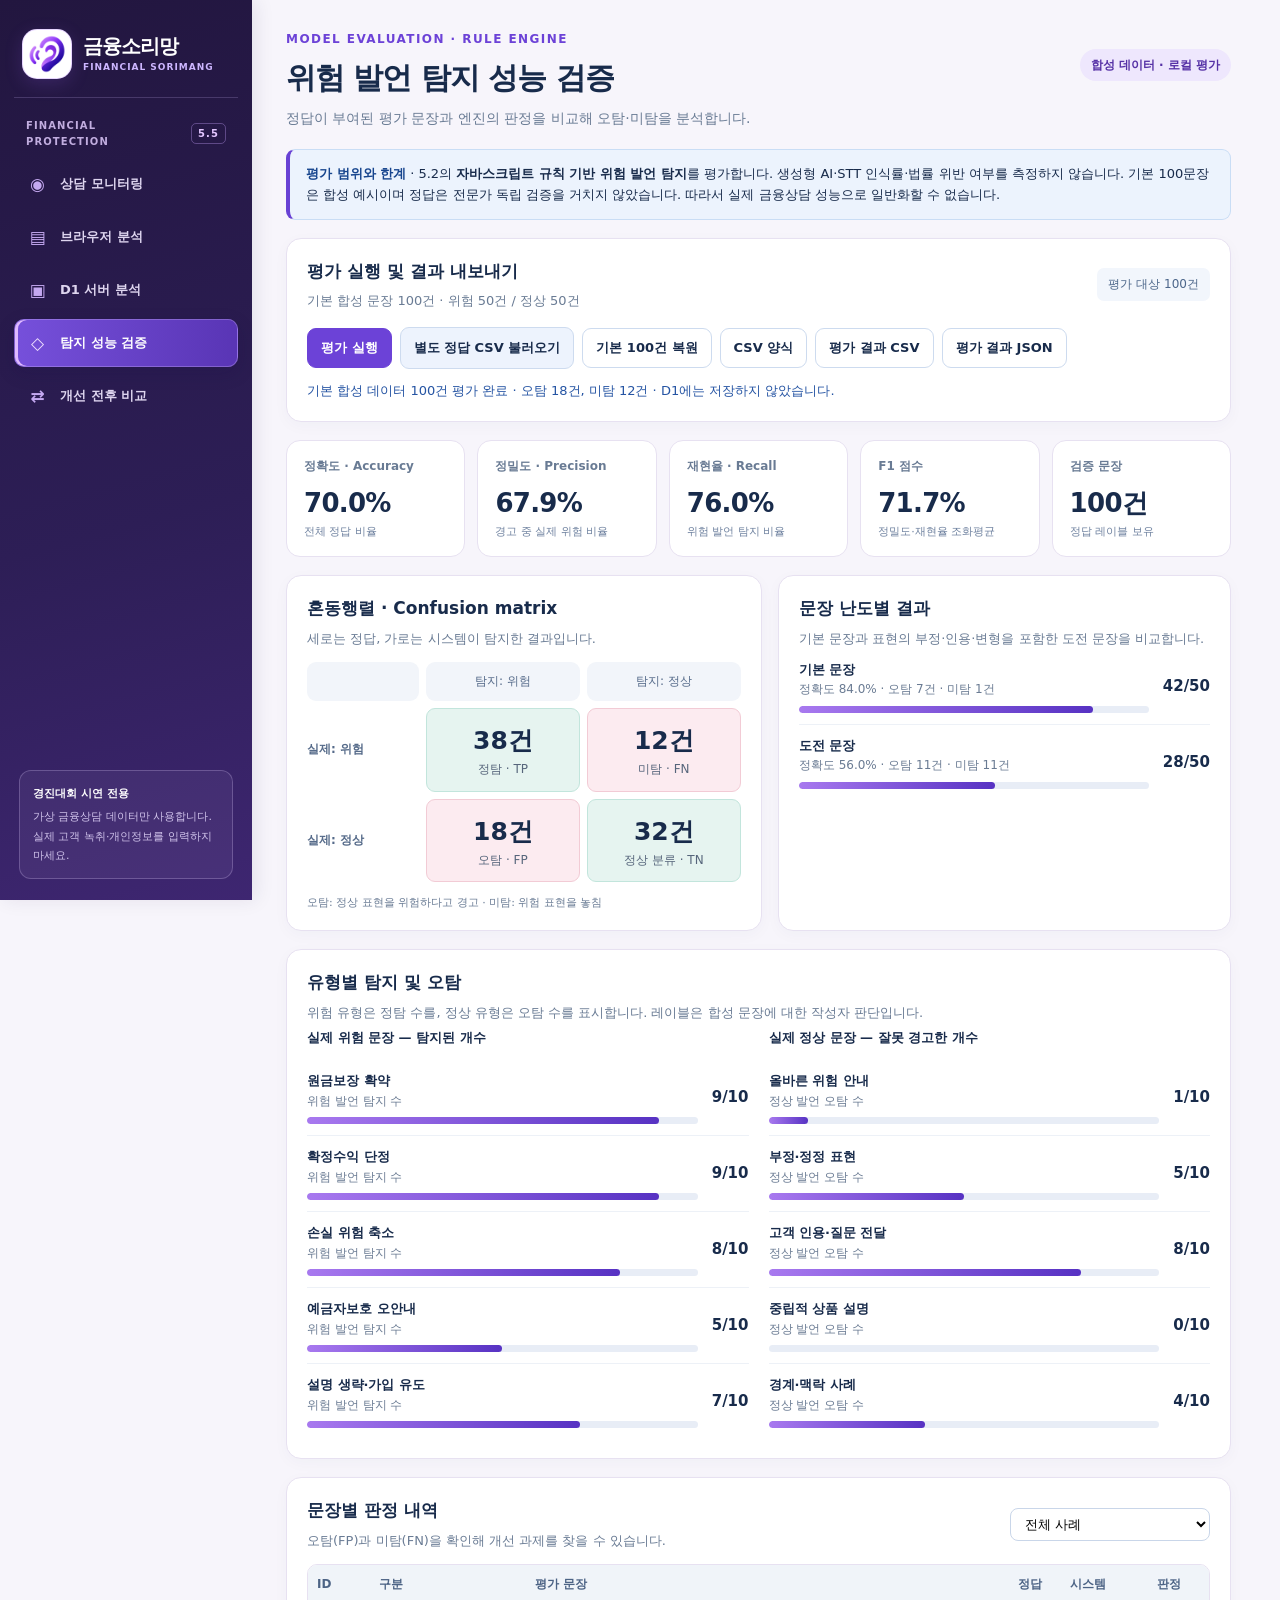
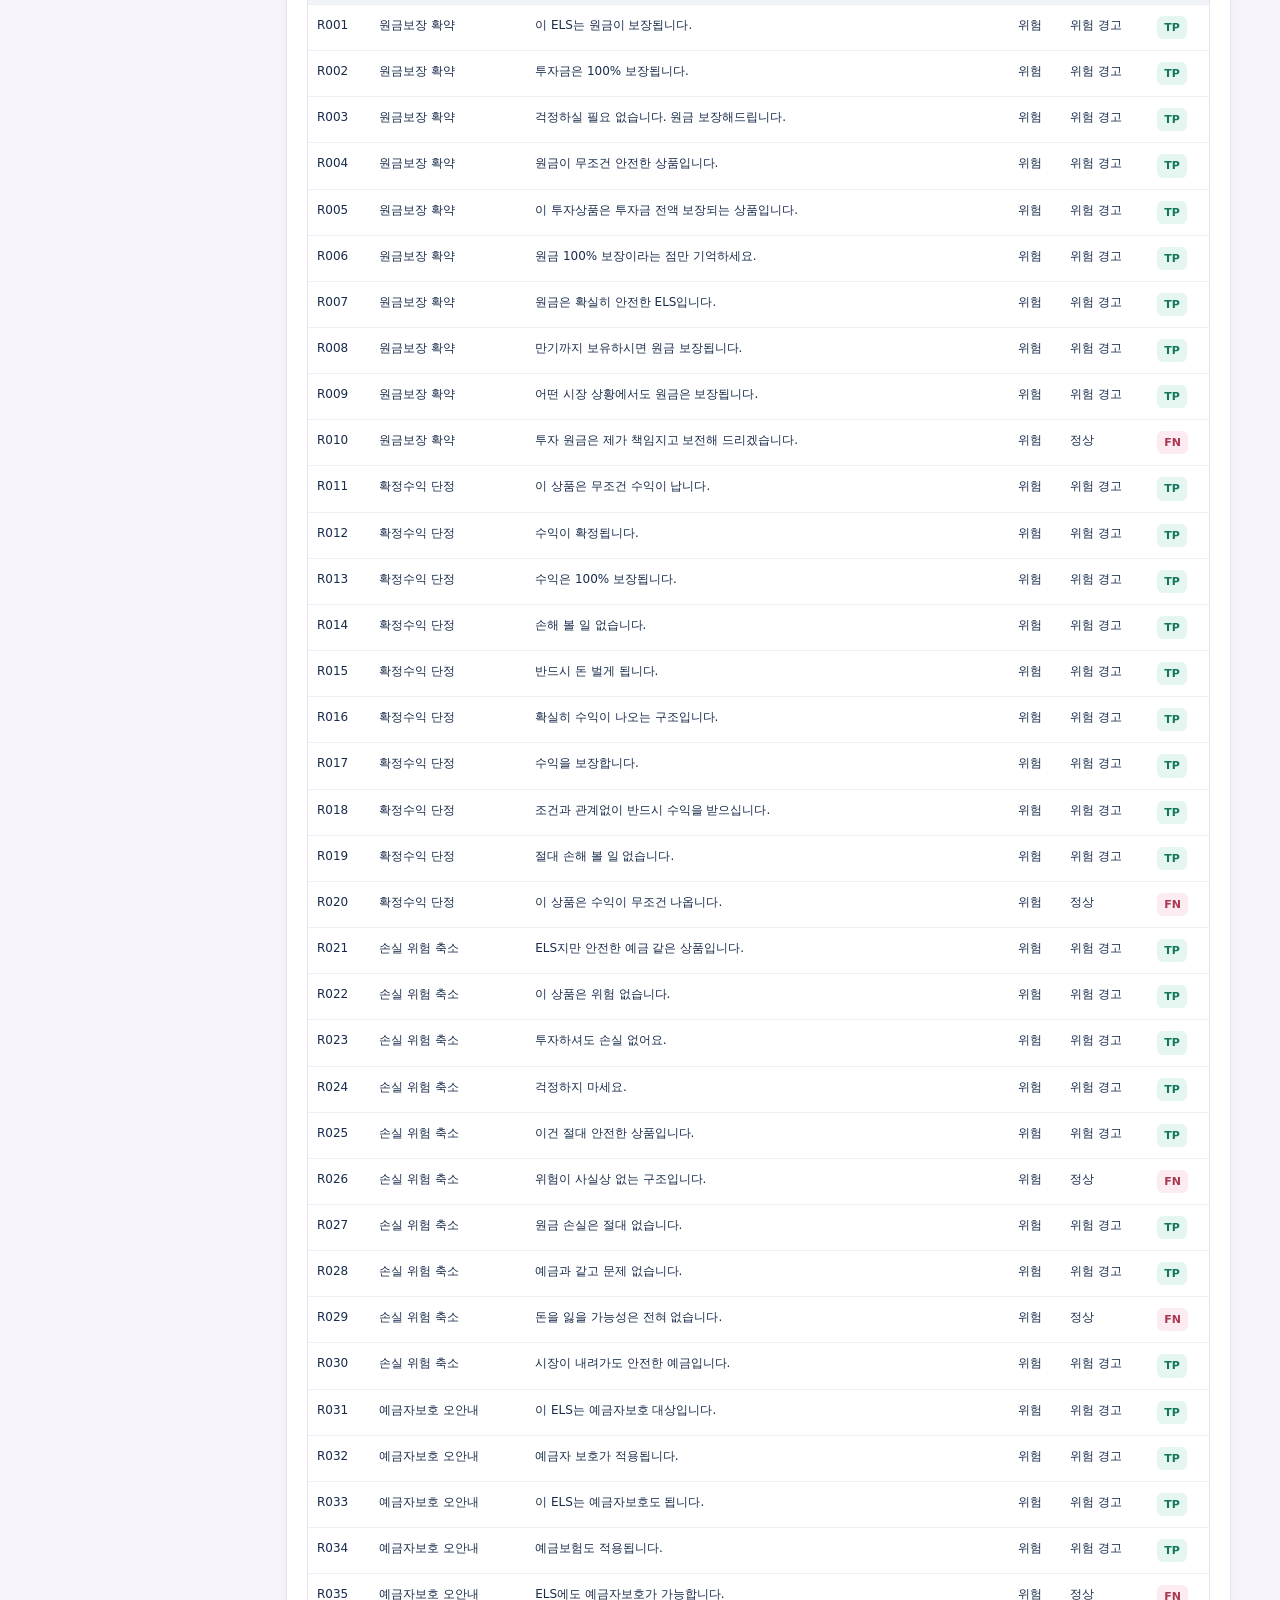
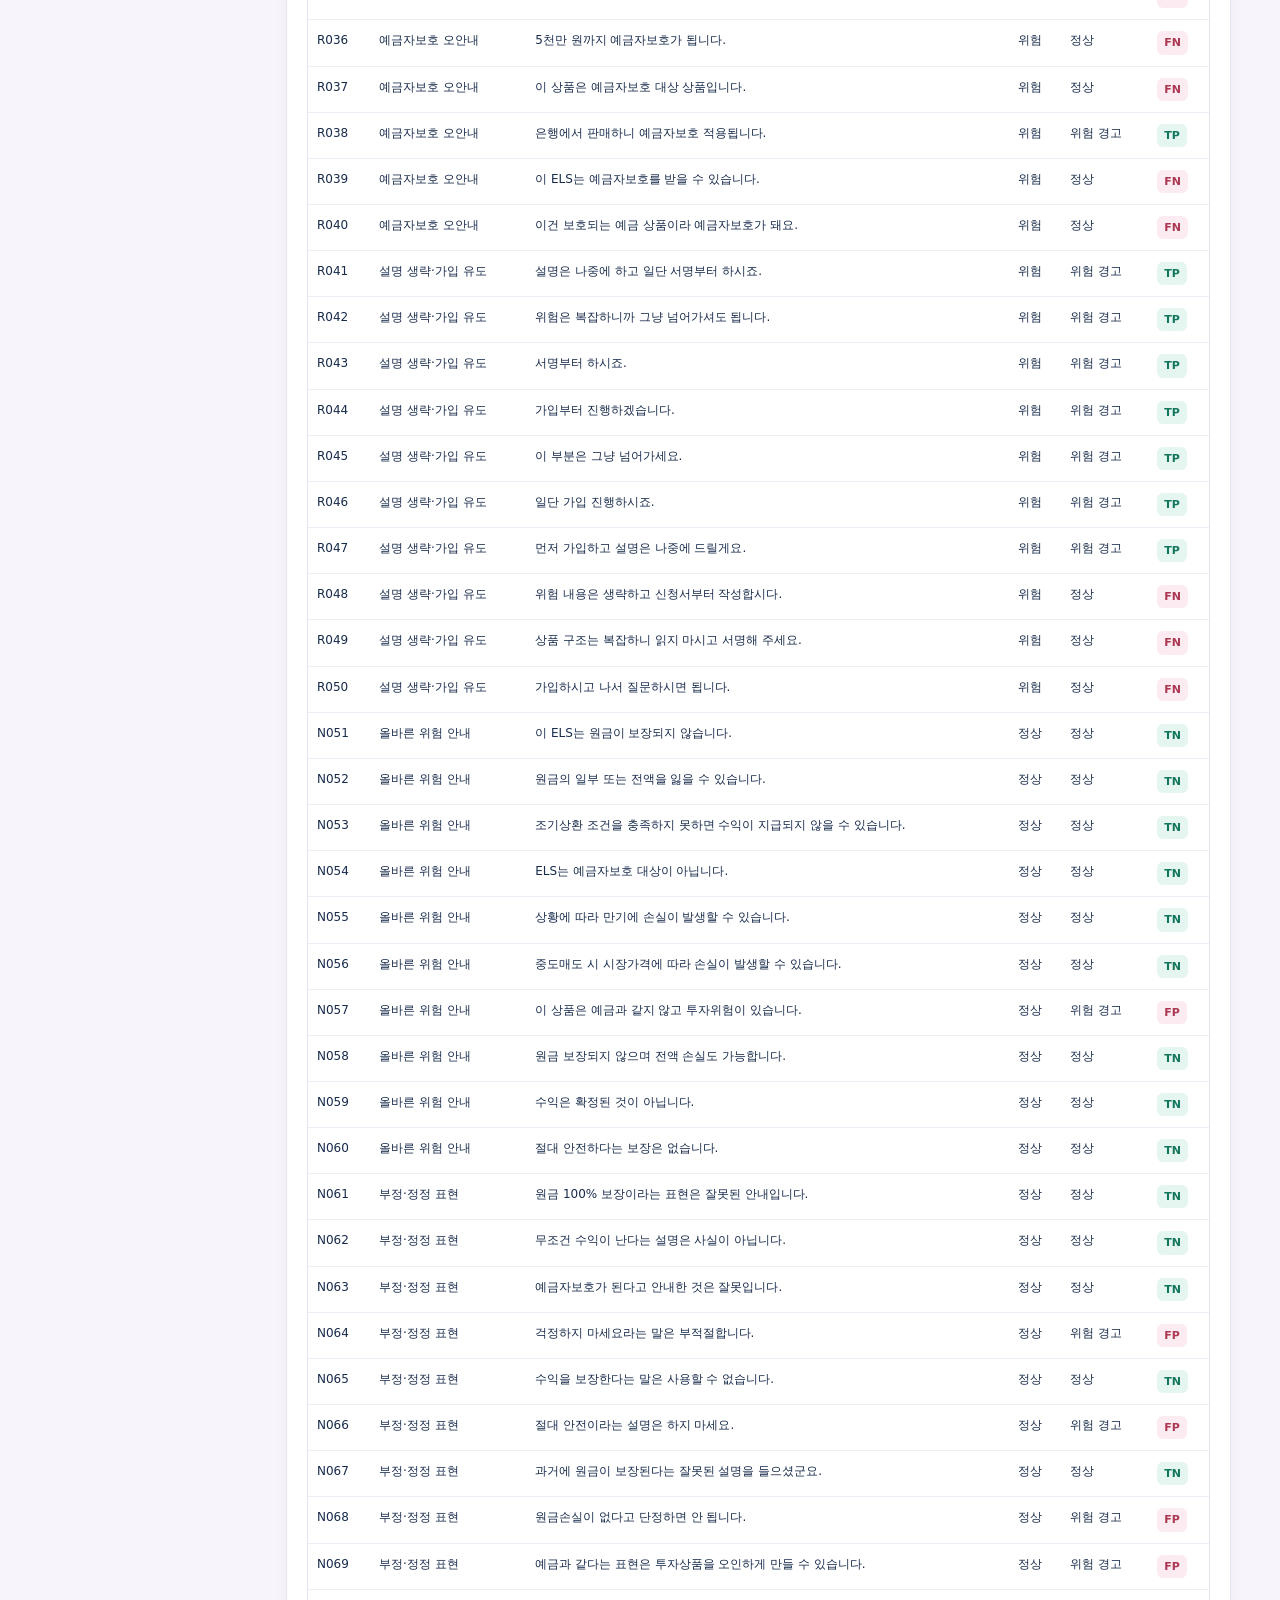
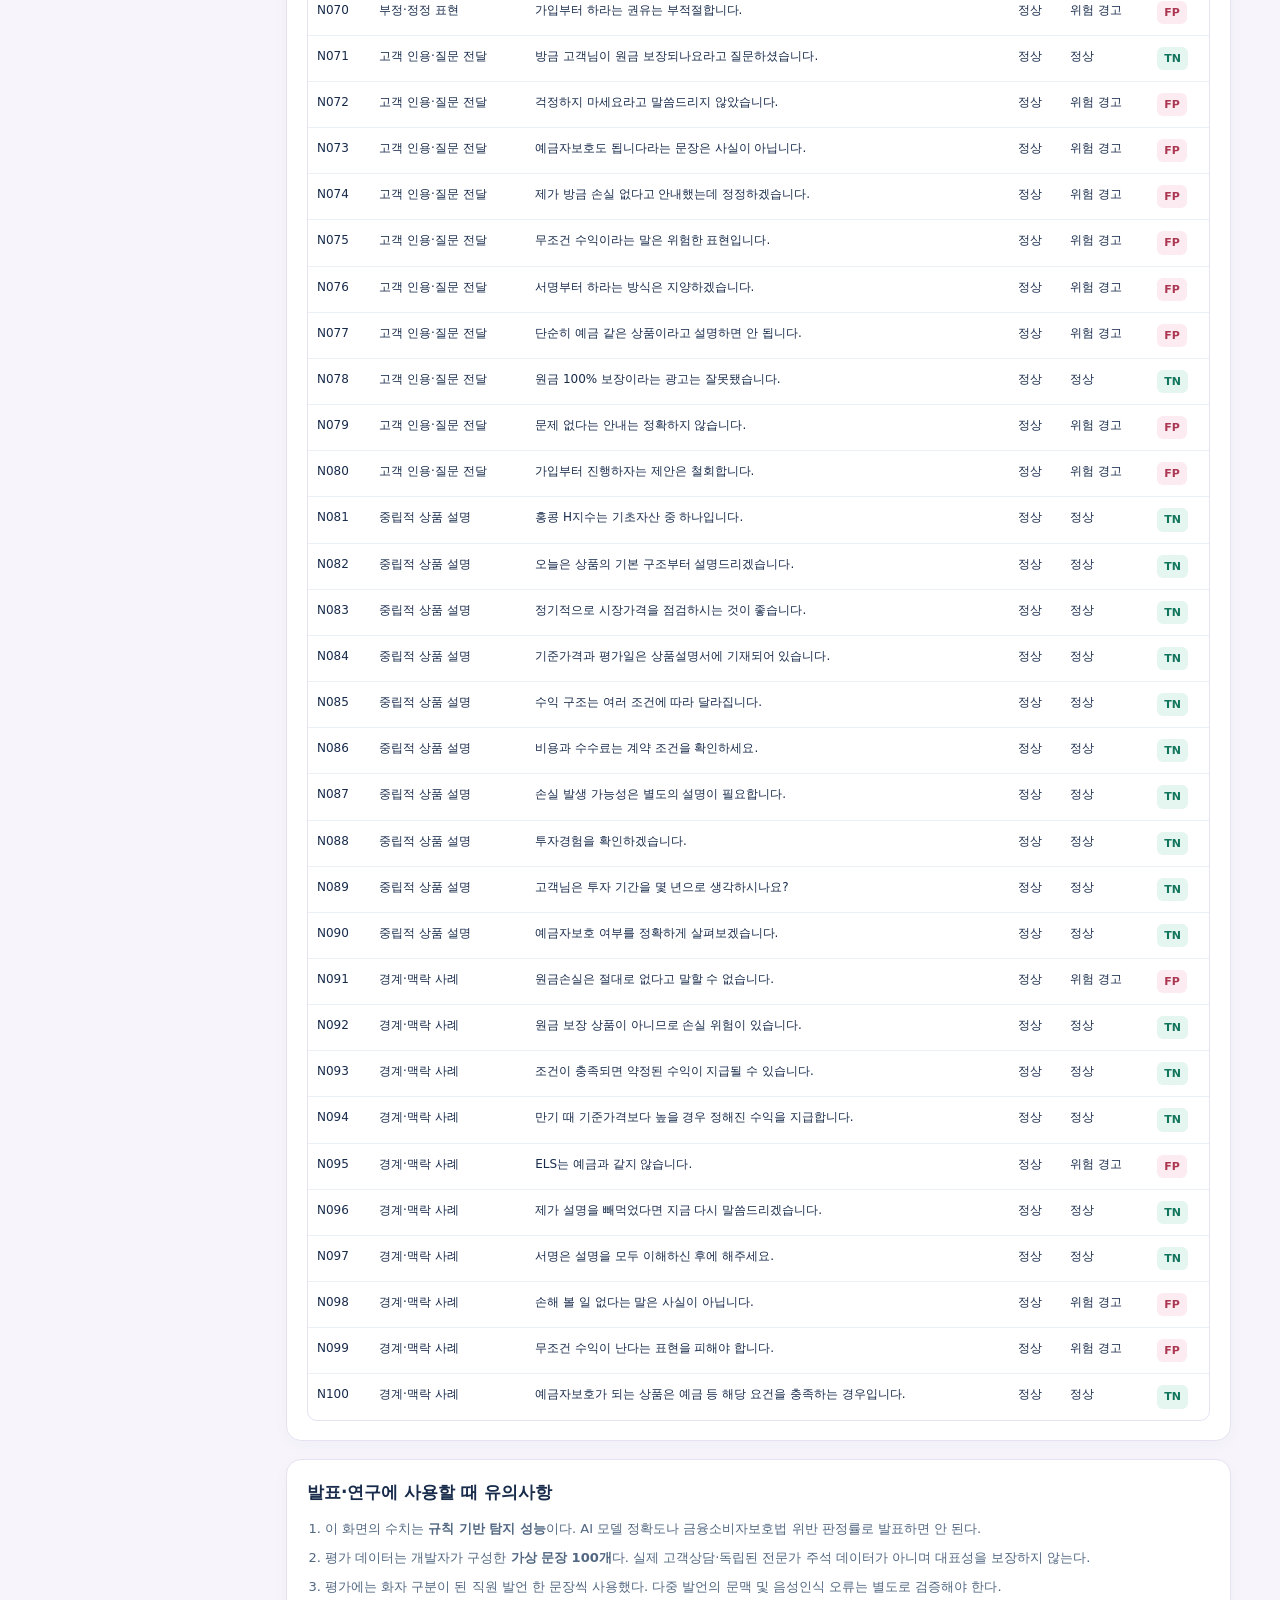
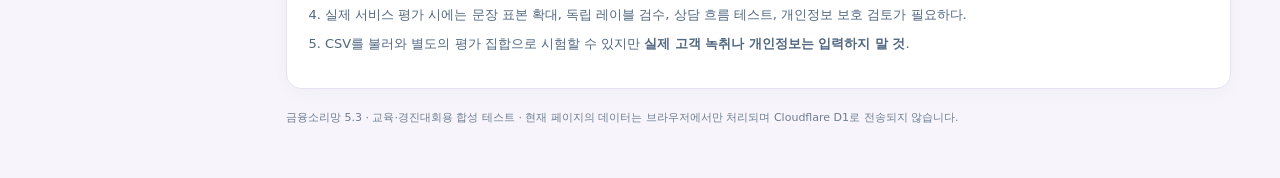
<file: evaluation.html>
<!DOCTYPE html>
<html lang="ko">
<head>
<meta charset="utf-8"><meta name="viewport" content="width=device-width,initial-scale=1">
<title>금융소리망 5.3 | 위험 발언 탐지 성능 검증</title>
<style>
:root{--navy:#12284a;--navy2:#192f54;--blue:#275cda;--ink:#182b4b;--muted:#697b94;--bg:#f3f6fb;--panel:#fff;--line:#dfe7f1;--red:#b94a62;--green:#19876e;--amber:#b98520}
*{box-sizing:border-box}body{margin:0;background:var(--bg);font-family:system-ui,-apple-system,BlinkMacSystemFont,"Noto Sans KR","Malgun Gothic",sans-serif;color:var(--ink);line-height:1.56}a{color:inherit;text-decoration:none}.layout{display:grid;grid-template-columns:246px minmax(0,1fr);min-height:100vh}.side{background:var(--navy);color:#e9f1fe;padding:30px 18px;position:sticky;top:0;height:100vh}.brand{font-weight:900;font-size:22px;letter-spacing:-.6px;padding:0 12px 23px;border-bottom:1px solid #3b5173}.version{color:#9ec6ff;font-size:12px;font-weight:700;letter-spacing:.1em;padding:22px 12px 10px}.nav{display:block;padding:12px 13px;border-radius:10px;color:#c8d8f2;font-size:14px;margin-bottom:7px;font-weight:650}.nav:hover,.nav:focus{background:#273f65;color:#fff}.nav.current{background:#2a5194;color:#fff}.small{font-size:12px;color:#aabbd3;padding:16px 12px;margin-top:22px;border-top:1px solid #3b5173}.main{padding:30px 34px 52px;max-width:1540px;width:100%;margin:0 auto}.eyebrow{color:var(--blue);font-size:12px;font-weight:800;letter-spacing:.12em}.hero{display:flex;gap:18px;align-items:flex-start;justify-content:space-between;margin:0 0 20px}.hero h1{font-size:30px;letter-spacing:-1px;margin:6px 0}.hero p{color:var(--muted);margin:0;font-size:14px}.pill{padding:7px 11px;border-radius:100px;background:#e4ebfb;font-size:12px;color:#1e4b99;white-space:nowrap;font-weight:800}.notice{border:1px solid #c9ddf5;border-left:4px solid var(--blue);background:#ecf3fd;padding:14px 16px;border-radius:9px;font-size:13px;margin-bottom:18px}.notice strong{color:#17458e}.panel{background:var(--panel);border:1px solid var(--line);border-radius:15px;padding:19px 20px;box-shadow:0 4px 15px #19386208;margin-bottom:18px}.panel h2{font-size:17px;margin:0 0 7px}.panel p{margin:0;color:var(--muted);font-size:13px}.actions{display:flex;gap:8px;flex-wrap:wrap;align-items:center;margin-top:15px}.btn{font-family:inherit;border:1px solid #cddbef;background:#fff;color:var(--ink);font-size:13px;font-weight:750;border-radius:9px;padding:10px 13px;cursor:pointer}.btn:hover,.btn:focus-visible{border-color:var(--blue)}.btn.primary{background:var(--blue);color:#fff;border-color:var(--blue)}.btn.secondary{background:#edf3fd}.btn:disabled{opacity:.45;cursor:not-allowed}.src{font-size:12px;color:#4c668a;background:#f2f6fc;border-radius:7px;padding:7px 11px}.status{font-size:13px;margin:12px 0 0;color:#2554a3;min-height:21px}.status.error{color:#b53853}.metrics{display:grid;grid-template-columns:repeat(5,minmax(0,1fr));gap:12px;margin:18px 0}.metric{background:#fff;border:1px solid var(--line);padding:16px 17px;border-radius:14px;min-height:104px}.metric .label{font-size:12px;color:var(--muted);font-weight:650}.metric .value{font-weight:900;font-size:26px;margin-top:7px;letter-spacing:-.7px}.metric .desc{font-size:11px;color:#6e819f}.grid{display:grid;grid-template-columns:1.05fr 1fr;gap:16px}.matrix{display:grid;grid-template-columns:112px repeat(2,minmax(0,1fr));gap:7px;margin:13px 0 12px}.matrix .head{background:#f2f5fa;text-align:center;padding:10px;font-size:12px;color:#566b8a;border-radius:9px}.matrix .sidehead{font-size:12px;display:flex;align-items:center;color:#566b8a;font-weight:700}.cell{padding:12px;text-align:center;border-radius:9px;border:1px solid var(--line)}.cell.good{background:#e6f4f0;border-color:#c2e5dc}.cell.bad{background:#fcebf0;border-color:#f2cbd5}.cell strong{display:block;font-size:25px}.cell span{display:block;font-size:12px;color:#56657b}.tiny{font-size:11px!important}.break-row{display:flex;align-items:center;justify-content:space-between;gap:14px;padding:11px 0;border-bottom:1px solid #edf1f7}.break-row:last-child{border:0}.break-row .nm{font-size:13px;font-weight:650}.break-row .st{font-size:12px;color:#6a7b93}.break-row .pct{font-size:15px;font-weight:850}.bar{height:7px;background:#e8edf6;border-radius:10px;overflow:hidden;margin-top:7px}.fill{height:100%;background:#366cd7;border-radius:10px}.fill.warn{background:#b94a62}.break-row .left{flex:1}.split{display:grid;grid-template-columns:1fr 1fr;gap:20px}.split h3{font-size:13px;margin:5px 0 12px}.table-wrap{width:100%;overflow:auto;margin-top:13px;border:1px solid var(--line);border-radius:10px}table{width:100%;border-collapse:collapse;font-size:12px}th{background:#f0f4f9;text-align:left;color:#4c6385;white-space:nowrap;padding:10px 9px}td{padding:11px 9px;border-top:1px solid #ebeff6;vertical-align:top}td.content{min-width:290px;max-width:550px;line-height:1.55}.tag{font-size:11px;font-weight:800;display:inline-block;border-radius:6px;padding:3px 7px;white-space:nowrap}.tag.tp,.tag.tn{background:#e5f5f0;color:#12765d}.tag.fp,.tag.fn{background:#fcebf0;color:#ab3752}.selector{font:inherit;font-size:13px;border:1px solid #c9d6e9;background:#fff;border-radius:8px;padding:7px 10px}.flex{display:flex;align-items:center;justify-content:space-between;flex-wrap:wrap;gap:12px}.notes{font-size:13px;color:#516781;line-height:1.75;padding:0 0 0 18px}.notes li{margin-bottom:6px}footer{color:#6d7d92;font-size:11px;margin-top:20px} .sr{position:absolute;width:1px;height:1px;clip-path:inset(50%);overflow:hidden}input[type=file]{display:none} .empty{padding:24px;text-align:center;color:var(--muted)}
@media(max-width:1200px){.metrics{grid-template-columns:repeat(3,1fr)}.grid{grid-template-columns:1fr}.main{padding:24px}}@media(max-width:720px){.layout{display:block}.side{height:auto;position:static;padding:15px}.brand{padding:0 0 10px}.version{display:none}.nav{display:inline-block;margin:4px 1px 0;padding:7px;font-size:12px}.small{display:none}.hero{display:block}.hero h1{font-size:23px}.pill{display:inline-block;margin-top:12px}.metrics{grid-template-columns:repeat(2,minmax(0,1fr))}.metric{padding:12px}.metric .value{font-size:22px}.split{grid-template-columns:1fr}.matrix{grid-template-columns:70px repeat(2,1fr)}.main{padding:16px}.panel{padding:15px}}
</style>
<link rel="icon" type="image/png" sizes="64x64" href="financial-sorimang-favicon.png">
<link rel="apple-touch-icon" sizes="180x180" href="financial-sorimang-app-icon.png">
<meta name="theme-color" content="#21153f">
<link rel="stylesheet" href="financial-sorimang-shell.css">
</head>
<body>
<div class="layout fs-layout">
<aside class="fs-sidebar" aria-label="금융소리망 공통 메뉴">
  <a class="fs-brand" href="index.html" aria-label="금융소리망 홈으로">
    <img class="fs-brand-mark" src="financial-sorimang-ear.png" alt="" width="50" height="50">
    <span class="fs-brand-word"><strong>금융소리망</strong><small>FINANCIAL SORIMANG</small></span>
  </a>
  <div class="fs-section">FINANCIAL PROTECTION <span>5.5</span></div>
  <div class="fs-links" role="navigation" aria-label="주요 메뉴"><a class="fs-nav-link" href="index.html" ><span class="fs-nav-icon" aria-hidden="true">◉</span><span>상담 모니터링</span></a>
<a class="fs-nav-link" href="analytics.html" ><span class="fs-nav-icon" aria-hidden="true">▤</span><span>브라우저 분석</span></a>
<a class="fs-nav-link" href="cloud-analytics.html" ><span class="fs-nav-icon" aria-hidden="true">▣</span><span>D1 서버 분석</span></a>
<a class="fs-nav-link" href="evaluation.html" aria-current="page"><span class="fs-nav-icon" aria-hidden="true">◇</span><span>탐지 성능 검증</span></a>
<a class="fs-nav-link" href="evaluation-compare.html" ><span class="fs-nav-icon" aria-hidden="true">⇄</span><span>개선 전후 비교</span></a></div>
  <p class="fs-foot"><b>경진대회 시연 전용</b>가상 금융상담 데이터만 사용합니다. 실제 고객 녹취·개인정보를 입력하지 마세요.</p>
</aside>
<main class="main">
  <div class="eyebrow">MODEL EVALUATION · RULE ENGINE</div>
  <div class="hero"><div><h1>위험 발언 탐지 성능 검증</h1><p>정답이 부여된 평가 문장과 엔진의 판정을 비교해 오탐·미탐을 분석합니다.</p></div><div class="pill">합성 데이터 · 로컬 평가</div></div>
  <div class="notice"><strong>평가 범위와 한계</strong> · 5.2의 <b>자바스크립트 규칙 기반 위험 발언 탐지</b>를 평가합니다. 생성형 AI·STT 인식률·법률 위반 여부를 측정하지 않습니다. 기본 100문장은 합성 예시이며 정답은 전문가 독립 검증을 거치지 않았습니다. 따라서 실제 금융상담 성능으로 일반화할 수 없습니다.</div>
  <section class="panel" aria-label="평가 실행">
    <div class="flex"><div><h2>평가 실행 및 결과 내보내기</h2><p id="sourceLabel">기본 합성 문장 100건 · 위험 50건 / 정상 50건</p></div><span class="src" id="runTime">실행 전</span></div>
    <div class="actions">
      <button id="run" type="button" class="btn primary">평가 실행</button>
      <label for="csvFile" class="btn secondary" tabindex="0" role="button">별도 정답 CSV 불러오기</label>
      <input id="csvFile" type="file" accept=".csv,text/csv">
      <button id="reset" type="button" class="btn">기본 100건 복원</button>
      <button id="template" type="button" class="btn">CSV 양식</button>
      <button id="exportCsv" type="button" class="btn">평가 결과 CSV</button>
      <button id="exportJson" type="button" class="btn">평가 결과 JSON</button>
    </div>
    <div class="status" id="message" role="status" aria-live="polite">기본 평가 문장을 불러오는 중입니다.</div>
  </section>
  <section class="metrics" aria-label="핵심 성능 지표">
   <div class="metric"><div class="label">정확도 · Accuracy</div><div class="value" id="accuracy">—</div><div class="desc">전체 정답 비율</div></div>
   <div class="metric"><div class="label">정밀도 · Precision</div><div class="value" id="precision">—</div><div class="desc">경고 중 실제 위험 비율</div></div>
   <div class="metric"><div class="label">재현율 · Recall</div><div class="value" id="recall">—</div><div class="desc">위험 발언 탐지 비율</div></div>
   <div class="metric"><div class="label">F1 점수</div><div class="value" id="f1">—</div><div class="desc">정밀도·재현율 조화평균</div></div>
   <div class="metric"><div class="label">검증 문장</div><div class="value" id="count">—</div><div class="desc">정답 레이블 보유</div></div>
  </section>
  <div class="grid">
    <section class="panel"><h2>혼동행렬 · Confusion matrix</h2><p>세로는 정답, 가로는 시스템이 탐지한 결과입니다.</p>
      <div class="matrix">
        <div class="head"></div><div class="head">탐지: 위험</div><div class="head">탐지: 정상</div>
        <div class="sidehead">실제: 위험</div><div class="cell good"><strong id="tp">—</strong><span>정탐 · TP</span></div><div class="cell bad"><strong id="fn">—</strong><span>미탐 · FN</span></div>
        <div class="sidehead">실제: 정상</div><div class="cell bad"><strong id="fp">—</strong><span>오탐 · FP</span></div><div class="cell good"><strong id="tn">—</strong><span>정상 분류 · TN</span></div>
      </div><p class="tiny">오탐: 정상 표현을 위험하다고 경고 · 미탐: 위험 표현을 놓침</p>
    </section>
    <section class="panel"><h2>문장 난도별 결과</h2><p>기본 문장과 표현의 부정·인용·변형을 포함한 도전 문장을 비교합니다.</p><div id="difficultyRows"></div></section>
  </div>
  <section class="panel"><h2>유형별 탐지 및 오탐</h2><p>위험 유형은 정탐 수를, 정상 유형은 오탐 수를 표시합니다. 레이블은 합성 문장에 대한 작성자 판단입니다.</p><div class="split"><div><h3>실제 위험 문장 — 탐지된 개수</h3><div id="positiveGroups"></div></div><div><h3>실제 정상 문장 — 잘못 경고한 개수</h3><div id="negativeGroups"></div></div></div></section>
  <section class="panel">
    <div class="flex"><div><h2>문장별 판정 내역</h2><p>오탐(FP)과 미탐(FN)을 확인해 개선 과제를 찾을 수 있습니다.</p></div><div><label for="filter" class="sr">결과 필터</label><select id="filter" class="selector"><option value="all">전체 사례</option><option value="errors">오류만 보기 (FP+FN)</option><option value="fp">오탐만 보기 (FP)</option><option value="fn">미탐만 보기 (FN)</option><option value="correct">정상 분류만 보기 (TP+TN)</option></select></div></div>
    <div class="table-wrap"><table><thead><tr><th>ID</th><th>구분</th><th>평가 문장</th><th>정답</th><th>시스템</th><th>판정</th></tr></thead><tbody id="resultRows"><tr><td colspan="6" class="empty">평가 실행 전입니다.</td></tr></tbody></table></div>
  </section>
  <section class="panel"><h2>발표·연구에 사용할 때 유의사항</h2>
    <ol class="notes">
      <li>이 화면의 수치는 <strong>규칙 기반 탐지 성능</strong>이다. AI 모델 정확도나 금융소비자보호법 위반 판정률로 발표하면 안 된다.</li>
      <li>평가 데이터는 개발자가 구성한 <strong>가상 문장 100개</strong>다. 실제 고객상담·독립된 전문가 주석 데이터가 아니며 대표성을 보장하지 않는다.</li>
      <li>평가에는 화자 구분이 된 직원 발언 한 문장씩 사용했다. 다중 발언의 문맥 및 음성인식 오류는 별도로 검증해야 한다.</li>
      <li>실제 서비스 평가 시에는 문장 표본 확대, 독립 레이블 검수, 상담 흐름 테스트, 개인정보 보호 검토가 필요하다.</li>
      <li>CSV를 불러와 별도의 평가 집합으로 시험할 수 있지만 <strong>실제 고객 녹취나 개인정보는 입력하지 말 것</strong>.</li>
    </ol>
  </section>
  <footer>금융소리망 5.3 · 교육·경진대회용 합성 테스트 · 현재 페이지의 데이터는 브라우저에서만 처리되며 Cloudflare D1로 전송되지 않습니다.</footer>
</main>
</div>
<script src="engine.js"></script><script src="evaluation-cases.js"></script><script src="evaluation-core.js"></script><script src="evaluation.js"></script>
</body></html>
</file>
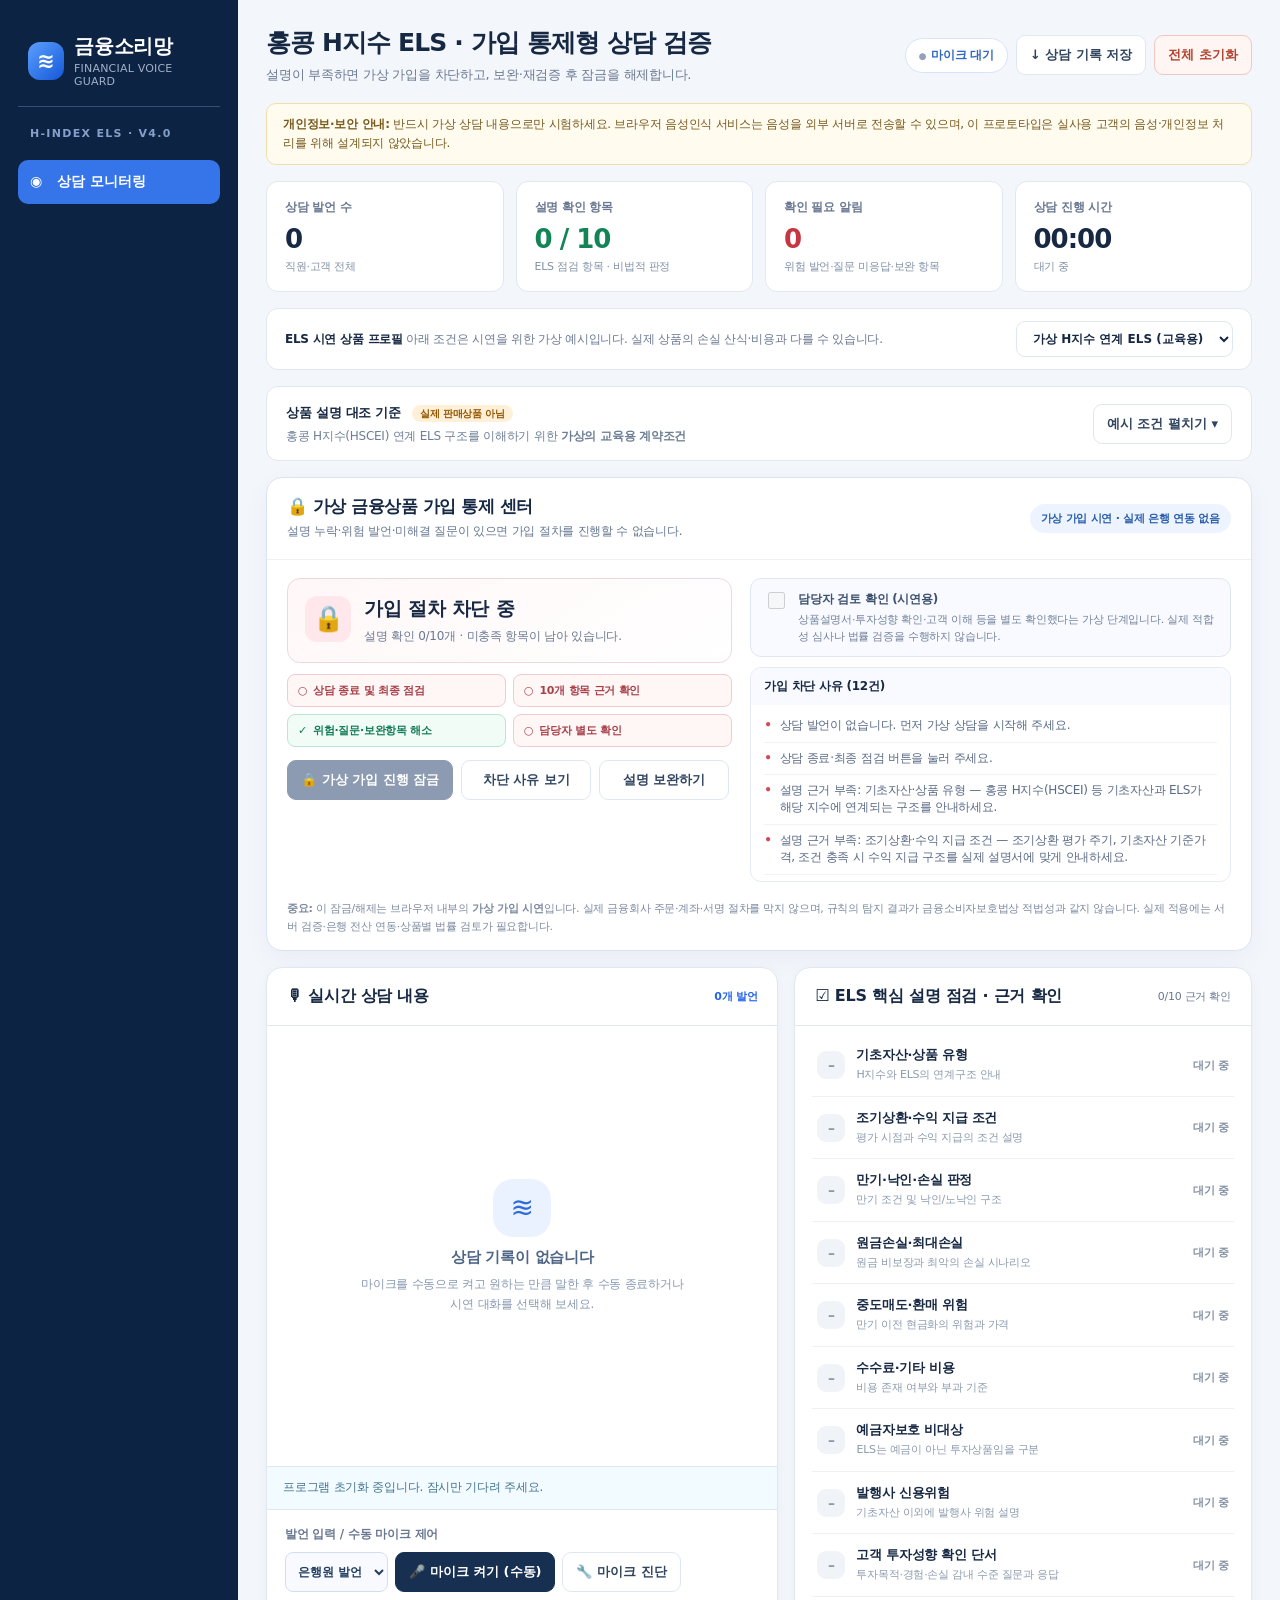
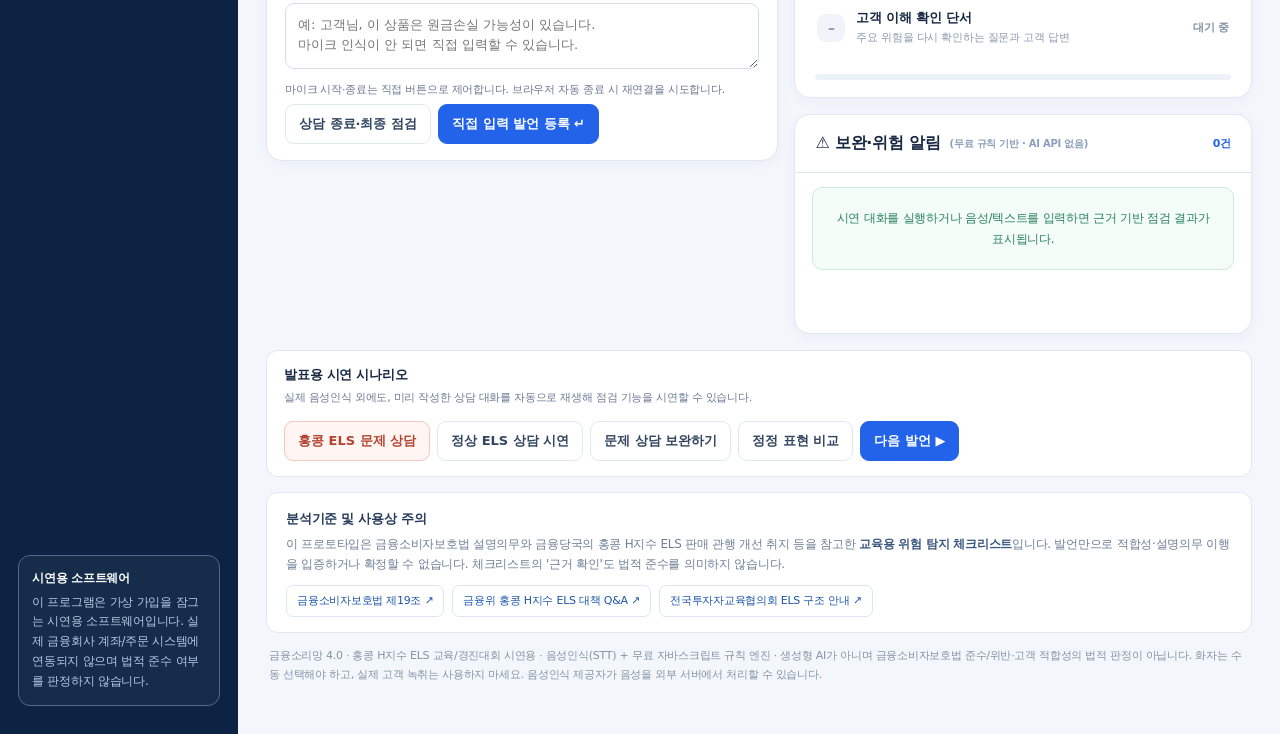
<file: index (1).html>
<!DOCTYPE html>
<html lang="ko">
<head>
<meta charset="UTF-8">
<meta name="viewport" content="width=device-width, initial-scale=1.0">
<title>금융소리망 4.0 | 가입 차단형 ELS 상담 검증</title>
<style>
:root{--navy:#0d2344;--navy2:#142f57;--accent:#2363e9;--bg:#f3f6fb;--surface:#fff;--line:#e0e7f1;--muted:#6a7891;--txt:#172843;--green:#138456;--amber:#ad6800;--red:#c73542;--softblue:#ecf3ff;--r:16px}
*{box-sizing:border-box}body{margin:0;background:var(--bg);font-family:Pretendard,'Noto Sans KR','Apple SD Gothic Neo','Malgun Gothic',system-ui,sans-serif;color:var(--txt);letter-spacing:-.25px}
button,input,textarea,select{font:inherit}button{cursor:pointer;transition:transform .1s,background .1s}button:active{transform:scale(.98)}button:disabled{opacity:.55;cursor:not-allowed}a{color:inherit}
.app{display:grid;grid-template-columns:238px minmax(0,1fr);min-height:100vh}.sidebar{background:var(--navy);color:#dbe6fa;padding:28px 18px;display:flex;flex-direction:column;gap:18px}.brand{display:flex;align-items:center;gap:10px;padding:6px 10px 18px;border-bottom:1px solid #355074}.brand-mark{height:38px;width:38px;border-radius:12px;background:linear-gradient(135deg,#5b9fff,#1558d8);display:grid;place-items:center;font-size:21px;font-weight:900;color:white}.brand h1{font-size:20px;line-height:1.2;color:white;margin:0}.brand small{font-size:11px;opacity:.72;display:block;margin-top:4px;letter-spacing:.2px}.side-label{font-size:11px;font-weight:750;letter-spacing:1.3px;color:#859fca;padding:2px 12px}.navbtn{width:100%;text-align:left;border:0;background:#ffffff16;border-radius:10px;color:#dbe6fa;padding:13px 12px;font-size:14px;font-weight:700;display:flex;gap:10px;align-items:center}.navbtn.active{background:#3675e9;color:white}.navbtn:hover{background:#ffffff25}.smallnote{margin-top:auto;border:1px solid #51698c;background:#ffffff0a;border-radius:12px;padding:13px;font-size:12px;line-height:1.65;color:#b7c9e4}.smallnote b{display:block;color:white;margin-bottom:4px}
.main{min-width:0;padding:26px 28px 35px}.header{display:flex;gap:20px;align-items:center;justify-content:space-between;margin-bottom:19px;flex-wrap:wrap}.header h2{margin:0;font-size:25px;letter-spacing:-.9px}.header p{color:var(--muted);font-size:13px;margin:7px 0 0}.topactions{display:flex;gap:8px;align-items:center;flex-wrap:wrap}.pill{border:1px solid #d7e4fb;border-radius:100px;padding:8px 13px;background:white;font-size:12px;font-weight:750;color:#3268bf}.pill.live{color:#067447;background:#e5f7ed;border-color:#bdedce}.pill.live:before{content:'●';font-size:9px;margin-right:5px}.pill.off:before{content:'●';font-size:9px;color:#92a1b8;margin-right:5px}.btn{border:1px solid var(--line);background:white;color:#314560;border-radius:9px;padding:10px 13px;font-size:13px;font-weight:750}.btn.primary{background:var(--accent);border-color:var(--accent);color:white}.btn.dark{background:#173052;border-color:#173052;color:white}.btn.warn{background:#fff5f2;border-color:#f2c7c0;color:#b34330}.btn:hover{filter:brightness(.97)}.btn:focus-visible,.navbtn:focus-visible,select:focus-visible,textarea:focus-visible{outline:3px solid #7cbbff;outline-offset:2px}
.notice{background:#fffbef;border:1px solid #f1dfad;padding:11px 16px;border-radius:10px;color:#775a1c;font-size:12px;line-height:1.6;margin-bottom:16px}.stats{display:grid;grid-template-columns:repeat(4,minmax(0,1fr));gap:12px;margin-bottom:16px}.stat{background:white;border:1px solid var(--line);border-radius:12px;padding:17px 18px;min-width:0}.stat .label{font-size:12px;color:var(--muted);font-weight:700;margin-bottom:8px}.stat .num{font-size:26px;font-weight:850;letter-spacing:-1px}.stat .sub{font-size:11px;color:#8090a5;margin-top:5px}.stat:nth-child(2) .num{color:var(--green)}.stat:nth-child(3) .num{color:var(--red)}
.workspace{display:grid;grid-template-columns:minmax(340px,1.12fr) minmax(360px,1fr);gap:16px;align-items:start}.panel{background:var(--surface);border:1px solid var(--line);border-radius:var(--r);overflow:hidden;box-shadow:0 3px 14px #1b43850a}.panelhead{display:flex;justify-content:space-between;gap:10px;align-items:center;padding:18px 20px;border-bottom:1px solid var(--line)}.panelhead h3{font-size:16px;margin:0;display:flex;align-items:center;gap:9px}.panelhead small{color:var(--muted);font-size:11px}.panelhead .kicker{font-size:11px;color:var(--accent);font-weight:800}.transcript{padding:15px 17px;height:440px;overflow:auto;scroll-behavior:smooth}.empty{height:100%;display:grid;align-content:center;justify-items:center;text-align:center;color:#8798b1;padding:20px;gap:7px}.empty .em{height:58px;width:58px;border-radius:20px;background:#ebf2ff;color:#2e6bdd;display:grid;place-items:center;font-size:28px;margin-bottom:4px}.empty strong{font-size:15px;color:#4f6585}.empty p{font-size:12px;line-height:1.7;margin:0}.utterance{display:flex;align-items:flex-start;gap:10px;margin:0 0 13px;padding:10px 11px;border-radius:10px;border:1px solid transparent;position:relative}.utterance.staff{background:#f0f6ff}.utterance.customer{background:#f8f9fc}.utterance.highlight{border-color:#f7a4a9;background:#fff2f2}.utterance:focus{outline:2px solid #739bee}.avatar{min-width:40px;text-align:center;font-size:11px;font-weight:800;padding:5px 4px;background:#2769d9;color:white;border-radius:6px}.customer .avatar{background:#8e96a5}.message{min-width:0;flex:1}.message .meta{font-size:11px;color:#7890af;margin-bottom:6px}.message .body{font-size:13px;line-height:1.65;word-break:break-word;white-space:pre-wrap}.message .warnmark{font-size:11px;color:var(--red);font-weight:800;margin-top:7px}.interim{background:#f2fbff;padding:12px 16px;color:#45748e;font-size:12px;border-top:1px solid var(--line);min-height:43px;line-height:1.4}.entry{padding:16px 18px;border-top:1px solid var(--line)}.entry-top{display:flex;gap:9px;align-items:center;justify-content:space-between;flex-wrap:wrap;margin-bottom:11px}.fieldlabel{font-size:12px;color:var(--muted);font-weight:750}.controls{display:flex;flex-wrap:wrap;gap:7px}.controls select{border:1px solid #d3dfef;background:#f8faff;border-radius:8px;padding:9px 8px;color:#243e60;font-weight:700;font-size:12px}.entry textarea{width:100%;height:66px;min-height:66px;resize:vertical;border:1px solid #d4dfed;border-radius:9px;padding:11px 12px;font-size:13px;outline:none;line-height:1.5}.entry textarea:focus{border-color:#2f76de}.entry-actions{display:flex;gap:7px;margin-top:9px;justify-content:space-between;align-items:center;flex-wrap:wrap}.entry-actions .help{font-size:11px;color:var(--muted)}.mic-active{background:#e94855!important;color:white!important;border-color:#e94855!important}.mic-active:before{content:'● ';font-size:10px}
.rightstack{display:grid;gap:16px}.checkitems{padding:8px 17px 16px}.checkrow{display:flex;gap:11px;align-items:center;padding:12px 5px;border-bottom:1px solid #edf1f7;cursor:pointer}.checkrow:last-child{border:0}.statusicon{flex:0 0 28px;height:28px;width:28px;border-radius:9px;display:grid;place-items:center;font-size:14px;font-weight:900}.statusicon.done{color:#118056;background:#dcf7eb}.statusicon.pending{color:#8d99ab;background:#f0f3f8}.statusicon.review{color:#a56c06;background:#fff0cf}.statusicon.missing{color:#ca3842;background:#ffe8e9}.checkmeta{flex:1;min-width:0}.checkmeta strong{font-size:13px;display:block}.checkmeta small{font-size:11px;color:#8b9aad;line-height:1.5;margin-top:3px;display:block}.statusword{font-size:11px;font-weight:800;white-space:nowrap;color:#8390a2}.statusword.done{color:var(--green)}.statusword.review{color:var(--amber)}.statusword.missing{color:var(--red)}.progress{height:6px;background:#edf1fa;border-radius:10px;margin:0 20px 17px;overflow:hidden}.progress > div{height:100%;background:#24a777;border-radius:10px;transition:width .2s}
.alerts{padding:14px 17px 17px;min-height:160px}.alert{border:1px solid #f5d5d6;border-left:4px solid #d94952;border-radius:10px;padding:12px 13px;background:#fff7f7;margin-bottom:10px}.alert.question{border-color:#f2e3bf;border-left-color:#d39528;background:#fffaf0}.alert.end{border-color:#dde5ef;border-left-color:#9caec5;background:#f7faff}.alert strong{display:block;font-size:12px;line-height:1.5;margin-bottom:6px}.alert p{margin:0;font-size:12px;color:#53647c;line-height:1.65}.alert .evidence{display:block;margin-top:7px;color:#687d99;font-size:11px;line-height:1.5;padding:6px 8px;background:#ffffff99;border-radius:7px}.alert .jump{margin-top:7px;background:transparent;color:#205ec3;font-size:11px;font-weight:750;border:0;padding:0}.good{border:1px solid #ccebdc;background:#f3fcf7;color:#298161;border-radius:10px;padding:20px;font-size:12px;line-height:1.7;text-align:center}.foot{padding:14px 3px;color:#8492a5;font-size:11px;line-height:1.7}.scenario{background:white;border:1px solid var(--line);border-radius:12px;margin:16px 0 0;padding:15px 17px;display:flex;align-items:center;gap:14px;justify-content:space-between;flex-wrap:wrap}.scenario-title{font-size:13px;font-weight:800}.scenario p{font-size:11px;color:var(--muted);margin:5px 0 0;line-height:1.6}.scenario-buttons{display:flex;gap:7px;flex-wrap:wrap}
@media(max-width:1210px){.app{grid-template-columns:1fr}.sidebar{padding:13px 18px;flex-direction:row;align-items:center;flex-wrap:wrap}.brand{padding:0 12px 0 0;border:0}.side-label,.sidebar>.smallnote{display:none}.sidebar .navbtn{width:auto}.main{padding:20px}.workspace{grid-template-columns:1fr 1fr}}
@media(max-width:870px){.workspace{grid-template-columns:1fr}.stats{grid-template-columns:1fr 1fr}.transcript{height:310px}.header h2{font-size:22px}.main{padding:14px}.brand h1{font-size:16px}}
@media(max-width:530px){.stats{grid-template-columns:1fr 1fr;gap:8px}.stat{padding:12px}.stat .num{font-size:22px}.header{gap:10px}.panelhead{padding:14px}.sidebar{gap:6px}.navbtn{font-size:12px;padding:9px}.scenario-buttons{width:100%}.btn{font-size:12px}}
.settingbar{display:flex;gap:12px;flex-wrap:wrap;align-items:center;justify-content:space-between;background:white;border:1px solid var(--line);border-radius:12px;padding:12px 18px;margin-bottom:16px;font-size:12px}.settingbar span{color:var(--muted)}.settingbar select{font:inherit;border:1px solid var(--line);border-radius:9px;padding:9px 12px;background:white;color:var(--txt);font-weight:700}.statusicon.review{background:#fff0cf;color:#a56c06}.statusword.review{color:var(--amber)}

.productcard{background:#fff;border:1px solid var(--line);border-radius:12px;padding:15px 19px;margin-bottom:16px}.producthead{display:flex;align-items:center;justify-content:space-between;gap:10px;flex-wrap:wrap}.producthead strong{font-size:13px}.producthead p{margin:5px 0 0;color:#6d7e95;font-size:12px;line-height:1.5}.tinychip{border-radius:20px;background:#fff0d7;color:#925600;font-size:10px;padding:3px 8px;margin-left:7px;vertical-align:middle}.productdetail{border-top:1px solid #edf0f6;margin-top:12px;padding-top:13px;display:grid;grid-template-columns:repeat(3,1fr);gap:10px}.productdetail[hidden]{display:none}.productdetail>div{background:#f4f7fc;border-radius:8px;padding:10px 12px;min-width:0;display:grid;gap:4px}.productdetail b{font-size:10px;color:#6a7891}.productdetail span{font-size:12px;font-weight:700;line-height:1.5}.sourcebox{background:#fff;border:1px solid var(--line);border-radius:12px;padding:15px 19px;margin-top:15px;font-size:12px;color:#6d7e95;line-height:1.65}.sourcebox>strong{display:block;color:#263b5c;font-size:13px;margin-bottom:6px}.sources{display:flex;flex-wrap:wrap;gap:8px;margin-top:10px}.sources a{border:1px solid #dce6f6;padding:6px 10px;border-radius:7px;font-size:11px;color:#1c55ac;text-decoration:none}.sourcebox b{color:#3a587f}
@media(max-width:900px){.productdetail{grid-template-columns:repeat(2,1fr)}}
@media(max-width:530px){.productdetail{grid-template-columns:1fr}}

/* 4.0 상담 단계별 가상 가입 차단 UI. 기존 3.2 마이크 코드는 유지 */
.gatepanel{background:#fff;border:1px solid #d9e4f3;border-radius:16px;box-shadow:0 8px 26px #15395b0b;margin:0 0 16px;overflow:hidden}
.gatehead{padding:17px 20px;border-bottom:1px solid #edf1f7;display:flex;justify-content:space-between;gap:12px;align-items:center;flex-wrap:wrap}
.gatehead h3{font-size:17px;margin:0;letter-spacing:-.5px}.gatehead p{font-size:12px;color:#667792;line-height:1.6;margin:4px 0 0}
.gatechip{font-size:11px;border-radius:50px;padding:7px 11px;background:#edf4ff;color:#265caa;font-weight:800}
.gatebody{display:grid;grid-template-columns:minmax(270px,1fr) minmax(300px,1.08fr);gap:18px;padding:18px 20px}
.gatehero{border:1px solid #f0d7dc;background:linear-gradient(145deg,#fff7f8,#ffffff);border-radius:13px;padding:17px;display:flex;align-items:flex-start;gap:13px}
.gatehero.ready{border-color:#b4e6d1;background:linear-gradient(145deg,#effff6,#fff)}
.gatehero.approved{border-color:#b7d0f8;background:linear-gradient(145deg,#eff6ff,#fff)}
.gateicon{font-size:25px;height:46px;width:46px;flex:0 0 46px;border-radius:12px;background:#ffe7eb;color:#af3343;display:grid;place-items:center}
.ready .gateicon{background:#d5f5e4;color:#0e8a58}.approved .gateicon{background:#ddeaff;color:#225ac1}
.gatehero strong{font-size:19px;display:block;margin-bottom:5px}.gatehero p{font-size:12px;line-height:1.55;margin:0;color:#687992}
.gatesteps{margin-top:11px;display:grid;grid-template-columns:repeat(2,1fr);gap:7px}.gatestep{padding:8px 10px;border:1px solid #e6ebf4;border-radius:8px;font-size:11px;color:#718199;font-weight:750}.gatestep.pass{color:#117b55;border-color:#bbe6d2;background:#f2fcf6}.gatestep.fail{color:#a73f48;border-color:#f1cbd0;background:#fff6f6}
.gatesteps .mark{margin-right:6px}
.gateactions{display:flex;flex-wrap:wrap;gap:8px;align-items:center;margin-top:13px}.gateactions .btn{min-width:130px}
#saleButton:disabled{background:#8c9bb1;color:#fff;border-color:#8c9bb1;opacity:1;cursor:not-allowed}
.gatecheck{border:1px solid #e0e7f1;border-radius:11px;padding:11px 13px;background:#f8faff;display:flex;gap:10px;align-items:flex-start;font-size:12px;line-height:1.55;font-weight:700;color:#3d5170}
.gatecheck input{width:17px;height:17px;flex:0 0 17px;accent-color:#246bdd;margin-top:2px}
.gatecheck small{display:block;font-size:11px;color:#73819a;font-weight:450;margin-top:3px}
.gatereasons{border:1px solid #e5ebf4;border-radius:11px;margin-top:10px;overflow:hidden}.gatereasonsheader{padding:10px 13px;background:#f8faff;font-size:12px;font-weight:800}
.gatereasonslist{margin:0;padding:5px 13px 9px;list-style:none;max-height:176px;overflow-y:auto}.gatereasonslist li{font-size:12px;padding:7px 0;line-height:1.45;border-bottom:1px solid #f0f3f8;color:#596985;display:flex;gap:8px;align-items:flex-start}.gatereasonslist li:last-child{border-bottom:0}.gatereasonslist .dot{color:#d54955;font-weight:900}.gatereasonslist .dot.ok{color:#139264}
.gatedisclaimer{font-size:11px;line-height:1.6;color:#7b899f;padding:0 20px 15px}
.gateriskresolved{color:#107d54;font-size:11px;font-weight:700;margin-top:8px}
.approvalnotice{font-size:11px;font-weight:700;color:#225c9e;padding:9px 10px;background:#eef5ff;border:1px solid #cadefc;border-radius:8px;margin-top:10px;line-height:1.5}
@media(max-width:960px){.gatebody{grid-template-columns:1fr}}@media(max-width:530px){.gatebody{padding:12px}.gatehead{padding:14px}.gatedisclaimer{padding:0 13px 13px}.gatesteps{grid-template-columns:1fr 1fr}.gatehero strong{font-size:16px}}
</style>
</head>
<body>
<div class="app">
<aside class="sidebar">
  <div class="brand"><div class="brand-mark">≋</div><div><h1>금융소리망</h1><small>FINANCIAL VOICE GUARD</small></div></div>
  <div class="side-label">H-INDEX ELS · V4.0</div>
  <button class="navbtn active" type="button">◉ &nbsp; 상담 모니터링</button>
  <div class="smallnote"><b>시연용 소프트웨어</b>이 프로그램은 가상 가입을 잠그는 시연용 소프트웨어입니다. 실제 금융회사 계좌/주문 시스템에 연동되지 않으며 법적 준수 여부를 판정하지 않습니다.</div>
</aside>
<main class="main">
  <div class="header"><div><h2>홍콩 H지수 ELS · 가입 통제형 상담 검증</h2><p>설명이 부족하면 가상 가입을 차단하고, 보완·재검증 후 잠금을 해제합니다.</p></div><div class="topactions"><span class="pill off" id="livePill">마이크 대기</span><button class="btn" id="downloadBtn" type="button">↓ 상담 기록 저장</button><button class="btn warn" id="resetBtn" type="button">전체 초기화</button></div></div>
  <div class="notice"><b>개인정보·보안 안내:</b> 반드시 가상 상담 내용으로만 시험하세요. 브라우저 음성인식 서비스는 음성을 외부 서버로 전송할 수 있으며, 이 프로토타입은 실사용 고객의 음성·개인정보 처리를 위해 설계되지 않았습니다.</div>
  <section class="stats" aria-label="상담 요약">
    <div class="stat"><div class="label">상담 발언 수</div><div class="num" id="statLines">0</div><div class="sub">직원·고객 전체</div></div>
    <div class="stat"><div class="label">설명 확인 항목</div><div class="num" id="statDone">0 / 10</div><div class="sub">ELS 점검 항목 · 비법적 판정</div></div>
    <div class="stat"><div class="label">확인 필요 알림</div><div class="num" id="statAlerts">0</div><div class="sub">위험 발언·질문 미응답·보완 항목</div></div>
    <div class="stat"><div class="label">상담 진행 시간</div><div class="num" id="statTime">00:00</div><div class="sub" id="sessionStatus">대기 중</div></div>
  </section>
  <div class="settingbar"><div><strong>ELS 시연 상품 프로필</strong><span> 아래 조건은 시연을 위한 가상 예시입니다. 실제 상품의 손실 산식·비용과 다를 수 있습니다.</span></div><select id="category" aria-label="가상 상품 유형"><option value="els">가상 H지수 연계 ELS (교육용)</option></select></div>
  <section class="productcard" aria-label="시연용 상품 가정"><div class="producthead"><div><strong>상품 설명 대조 기준 <span class="tinychip">실제 판매상품 아님</span></strong><p>홍콩 H지수(HSCEI) 연계 ELS 구조를 이해하기 위한 <b>가상의 교육용 계약조건</b></p></div><button class="btn" type="button" id="profileToggle" aria-expanded="false">예시 조건 펼치기 ▾</button></div>
  <div class="productdetail" id="productDetail" hidden>
  <div><b>기초자산</b><span>홍콩 H지수(HSCEI)</span></div><div><b>만기</b><span>3년 (가정)</span></div><div><b>조기상환</b><span>6개월마다 평가 / 90% 이상 조건 (가정)</span></div><div><b>낙인(KI)</b><span>최초 기준가격의 50% (가정)</span></div><div><b>가입 수수료</b><span>0.5% (시연용 가정)</span></div><div><b>원금·예금보호</b><span>원금 비보장 / 예금자보호 비대상</span></div>
  </div></section>

  <section class="gatepanel" id="saleGate" aria-label="가상 금융상품 가입 통제">
    <div class="gatehead"><div><h3>🔒 가상 금융상품 가입 통제 센터</h3><p>설명 누락·위험 발언·미해결 질문이 있으면 가입 절차를 진행할 수 없습니다.</p></div><span class="gatechip">가상 가입 시연 · 실제 은행 연동 없음</span></div>
    <div class="gatebody">
      <div>
        <div class="gatehero" id="gateHero"><div class="gateicon" id="gateIcon" aria-hidden="true">🔒</div><div><strong id="gateTitle">가입 진행 잠금</strong><p id="gateSummary">상담을 진행하고 필수 설명을 확인해 주세요.</p></div></div>
        <div class="gatesteps" id="gateSteps" aria-label="가입 진행 조건">
          <div class="gatestep fail" id="stepFinish"><span class="mark">○</span>상담 종료 및 최종 점검</div>
          <div class="gatestep fail" id="stepRules"><span class="mark">○</span>10개 항목 근거 확인</div>
          <div class="gatestep fail" id="stepSafety"><span class="mark">○</span>위험·질문·보완항목 해소</div>
          <div class="gatestep fail" id="stepHuman"><span class="mark">○</span>담당자 별도 확인</div>
        </div>
        <div class="gateactions"><button class="btn primary" id="saleButton" type="button" disabled>🔒 가상 가입 진행 잠금</button><button class="btn" id="gateReviewButton" type="button">차단 사유 보기</button><button class="btn" id="resumeButton" type="button">설명 보완하기</button></div>
        <div class="approvalnotice" id="gateApprovalNotice" hidden role="status"></div>
      </div>
      <div>
        <label class="gatecheck"><input type="checkbox" id="reviewCheck" disabled><span>담당자 검토 확인 (시연용)<small>상품설명서·투자성향 확인·고객 이해 등을 별도 확인했다는 가상 단계입니다. 실제 적합성 심사나 법률 검증을 수행하지 않습니다.</small></span></label>
        <div class="gatereasons" id="gateReasons"><div class="gatereasonsheader" id="gateReasonTitle">가입 차단 사유</div><ul class="gatereasonslist" id="gateReasonsList"><li>상담 내용을 입력하면 차단 사유를 확인할 수 있습니다.</li></ul></div>
        <div class="gateriskresolved" id="gateResolved" hidden></div>
      </div>
    </div>
    <div class="gatedisclaimer"><b>중요:</b> 이 잠금/해제는 브라우저 내부의 <b>가상 가입 시연</b>입니다. 실제 금융회사 주문·계좌·서명 절차를 막지 않으며, 규칙의 탐지 결과가 금융소비자보호법상 적법성과 같지 않습니다. 실제 적용에는 서버 검증·은행 전산 연동·상품별 법률 검토가 필요합니다.</div>
  </section>
  <section class="workspace">
    <div class="panel">
      <div class="panelhead"><h3>🎙 실시간 상담 내용</h3><span class="kicker" id="transcriptCount">0개 발언</span></div>
      <div class="transcript" id="transcript" aria-live="polite"><div class="empty"><div class="em">〰</div><strong>상담이 아직 시작되지 않았습니다</strong><p>마이크를 직접 켜서 말하거나<br>아래에서 시연 대화를 불러오세요.</p></div></div>
      <div class="interim" id="interimText">프로그램 초기화 중입니다. 잠시만 기다려 주세요.</div>
      <div class="entry">
        <div class="entry-top"><span class="fieldlabel">발언 입력 / 수동 마이크 제어</span><div class="controls"><select id="speaker" aria-label="현재 발언자"><option value="staff">은행원 발언</option><option value="customer">고객 발언</option></select><button class="btn dark" id="micBtn" type="button">🎤 마이크 켜기 (수동)</button><button class="btn" id="micDiag" type="button" title="마이크 권한과 연결 상태 확인">🔧 마이크 진단</button></div></div>
        <textarea id="userText" placeholder="예: 고객님, 이 상품은 원금손실 가능성이 있습니다.&#10;마이크 인식이 안 되면 직접 입력할 수 있습니다."></textarea>
        <div class="entry-actions"><span class="help" id="micHelp">프로그램 초기화 중입니다. 화면이 그대로라면 새로고침해 주세요.</span><div class="controls"><button class="btn" type="button" id="finishBtn">상담 종료·최종 점검</button><button class="btn primary" type="button" id="addBtn">직접 입력 발언 등록 ↵</button></div></div>
      </div>
    </div>
    <div class="rightstack">
      <div class="panel"><div class="panelhead"><h3>☑ ELS 핵심 설명 점검 · 근거 확인</h3><small id="progressLabel">0/10 근거 확인</small></div><div class="checkitems" id="checkItems"></div><div class="progress"><div id="progressBar" style="width:0%"></div></div></div>
      <div class="panel"><div class="panelhead"><h3>⚠ 보완·위험 알림 <span style="font-size:10px;color:#8a9fbb">(무료 규칙 기반 · AI API 없음)</span></h3><span class="kicker" id="alertLabel">0건</span></div><div class="alerts" id="alerts"></div></div>
    </div>
  </section>
  <section class="scenario"><div><div class="scenario-title">발표용 시연 시나리오</div><p>실제 음성인식 외에도, 미리 작성한 상담 대화를 자동으로 재생해 점검 기능을 시연할 수 있습니다.</p></div><div class="scenario-buttons"><button class="btn warn" id="demoBad" type="button">홍콩 ELS 문제 상담</button><button class="btn" id="demoGood" type="button">정상 ELS 상담 시연</button><button class="btn" id="demoRecover" type="button">문제 상담 보완하기</button><button class="btn" id="demoContrast" type="button">정정 표현 비교</button><button class="btn primary" id="demoStep" type="button">다음 발언 ▶</button></div></section>
  <section class="sourcebox"><strong>분석기준 및 사용상 주의</strong><div>이 프로토타입은 금융소비자보호법 설명의무와 금융당국의 홍콩 H지수 ELS 판매 관행 개선 취지 등을 참고한 <b>교육용 위험 탐지 체크리스트</b>입니다. 발언만으로 적합성·설명의무 이행을 입증하거나 확정할 수 없습니다. 체크리스트의 '근거 확인'도 법적 준수를 의미하지 않습니다.</div><div class="sources"><a target="_blank" rel="noopener noreferrer" href="https://www.law.go.kr/LSW/lsSideInfoP.do?docCls=jo&amp;joBrNo=00&amp;joNo=0019&amp;lsiSeq=277247&amp;urlMode=lsScJoRltInfoR">금융소비자보호법 제19조 ↗</a><a target="_blank" rel="noopener noreferrer" href="https://fsc.go.kr/po020201/84057">금융위 홍콩 H지수 ELS 대책 Q&amp;A ↗</a><a target="_blank" rel="noopener noreferrer" href="https://www.kcie.or.kr/guide/2/14/web_view?content_idx=886&amp;series_idx=">전국투자자교육협의회 ELS 구조 안내 ↗</a></div></section>
  <div class="foot">금융소리망 4.0 · 홍콩 H지수 ELS 교육/경진대회 시연용 · 음성인식(STT) + 무료 자바스크립트 규칙 엔진 · 생성형 AI가 아니며 금융소비자보호법 준수/위반·고객 적합성의 법적 판정이 아닙니다. 화자는 수동 선택해야 하고, 실제 고객 녹취는 사용하지 마세요. 음성인식 제공자가 음성을 외부 서버에서 처리할 수 있습니다.</div>
</main>
</div>
<script>
/* 금융소리망 3.0 - 홍콩 H지수 ELS 교육/시연용 규칙 기반 점검 엔진.
 * 실제 법률 위반, 상품 적합성, 완전판매 여부를 판단하지 않습니다.
 * 일부 문장의 특징을 확인하는 휴리스틱이며 법률/상품별 심사 대체 불가.
 */
(function(root,factory){const e=factory();if(typeof module==='object'&&module.exports)module.exports=e;if(root)root.FinanceVoiceEngine=e;})(typeof globalThis!=='undefined'?globalThis:this,function(){
'use strict';
const RULES = [
 {id:'underlying',label:'기초자산·상품 유형',description:'H지수와 ELS의 연계구조 안내',advice:'홍콩 H지수(HSCEI) 등 기초자산과 ELS가 해당 지수에 연계되는 구조를 안내하세요.'},
 {id:'payoff',label:'조기상환·수익 지급 조건',description:'평가 시점과 수익 지급의 조건 설명',advice:'조기상환 평가 주기, 기초자산 기준가격, 조건 충족 시 수익 지급 구조를 실제 설명서에 맞게 안내하세요.'},
 {id:'maturity',label:'만기·낙인·손실 판정',description:'만기 조건 및 낙인/노낙인 구조',advice:'만기와 낙인(Knock-in) 또는 노낙인 구조, 최종 손실 결정 조건을 구체적으로 안내하세요.'},
 {id:'loss',label:'원금손실·최대손실',description:'원금 비보장과 최악의 손실 시나리오',advice:'원금 비보장 및 조건에 따라 원금 전액까지 손실 가능할 수 있다는 점을 설명서 기준으로 명확히 안내하세요.'},
 {id:'early',label:'중도매도·환매 위험',description:'만기 이전 현금화의 위험과 가격',advice:'중도 매도·환매 가능 여부, 가격 산정 방식, 원금손실 가능성과 적용 비용을 상품별로 안내하세요.'},
 {id:'fee',label:'수수료·기타 비용',description:'비용 존재 여부와 부과 기준',advice:'수수료·보수·중도매도 비용의 유무와 적용 기준을 실제 상품설명서로 확인하여 안내하세요.'},
 {id:'deposit',label:'예금자보호 비대상',description:'ELS는 예금이 아닌 투자상품임을 구분',advice:'ELS는 예금자보호 대상이 아닌 투자상품임을 분명하게 안내하세요.'},
 {id:'issuer',label:'발행사 신용위험',description:'기초자산 이외에 발행사 위험 설명',advice:'발행사의 신용상태 악화·부도 시 지급불능 등 신용위험이 있음을 설명하세요.'},
 {id:'suitability',label:'고객 투자성향 확인 단서',description:'투자목적·경험·손실 감내 수준 질문과 응답',advice:'투자목적, 거래 경험과 손실 감수 가능 수준을 확인하고 별도의 공식 적합성 심사 절차를 진행하세요.'},
 {id:'comprehension',label:'고객 이해 확인 단서',description:'주요 위험을 다시 확인하는 질문과 고객 답변',advice:'손실 구조 등 주요 위험에 관한 고객의 이해를 확인하고 필요한 경우 추가 설명하세요.'},
];
const RULE_BY_ID=Object.fromEntries(RULES.map(r=>[r.id,r]));
const DEMOS={
 bad:[
  ['staff','이건 홍콩 H지수 ELS인데 안전한 예금 같은 상품입니다. 원금은 100% 보장됩니다.'],
  ['customer','홍콩 H지수가 크게 떨어지면 제 원금도 손실이 날 수 있나요?'],
  ['staff','아니요, 걱정하지 마세요. 무조건 수익이 나는 상품입니다.'],
  ['customer','조기상환 조건이나 낙인 조건은 뭔가요?'],
  ['staff','조건은 복잡하니까 그냥 넘어가셔도 됩니다.'],
  ['customer','만기 전 중도에 팔면 손해 볼 수도 있나요?'],
  ['staff','그건 나중에 보시고 일단 서명부터 하시죠.'],
  ['customer','예금자보호도 되나요?'],
  ['staff','네, 예금자보호도 됩니다.']
 ],
 good:[
  ['staff','이 가상 상품은 홍콩 H지수 HSCEI에 연계되는 주가연계증권 ELS이며 만기는 3년입니다.'],
  ['staff','시연용 조건에서는 6개월마다 조기상환을 평가하며 기초자산이 기준가격의 90% 이상이면 약정된 수익과 함께 조기상환됩니다. 실제 상환 기준은 상품마다 다릅니다.'],
  ['customer','지수가 많이 떨어지면 원금도 잃을 수 있나요?'],
  ['staff','네, 원금이 보장되지 않고 지수가 하락하면 원금 일부 또는 전액을 손실할 수 있습니다.'],
  ['staff','이 가상 상품은 만기 3년이고 낙인 50% 조건을 가정합니다. 낙인 발생 후 만기 회복 조건을 충족하지 못하면 손실이 결정됩니다. 실제 약관을 확인하셔야 합니다.'],
  ['customer','그럼 만기 전 매도하면 어떻게 되나요?'],
  ['staff','만기 전에 중도매도하면 시장가격으로 정산되어 원금손실이 발생할 수 있고 비용이 적용될 수 있습니다.'],
  ['staff','이 가상 사례는 가입수수료 0.5%로 설정했습니다. 실제 비용과 요율은 상품설명서를 기준으로 확인해야 합니다.'],
  ['customer','은행에서 파는데 예금자보호가 되나요?'],
  ['staff','아니요. ELS는 예금자보호 대상이 아닙니다.'],
  ['staff','또한 발행사 신용상태가 악화되거나 부도 나면 지급금을 돌려받지 못할 위험도 있습니다.'],
  ['staff','고객님의 투자목적과 투자경험, 원금손실을 감내할 수 있는 수준은 어떠신가요?'],
  ['customer','투자 경험이 있고 여유자금이며 원금 전액 손실 가능성을 감수할 수 있는 범위입니다.'],
  ['staff','그렇다면 ELS가 고객님께 적합한지는 별도의 공식 투자성향 절차로 확인해야 합니다. 말씀드린 원금 전액 손실 가능성과 중도매도 위험을 이해하셨나요?'],
  ['customer','네, 원금 전액 손실 가능성과 중도매도 위험을 이해했습니다.']
 ],
 contrast:[
  ['staff','이 상품은 원금이 100% 보장되는 상품이 아닙니다.'],
  ['staff','무조건 수익이 난다는 표현은 사실이 아닙니다.'],
  ['customer','그럼 ELS라도 손해가 날 수 있다는 거죠?'],
  ['staff','맞습니다. 원금손실이 발생할 수 있고, 경우에 따라 전액 손실도 가능합니다.'],
  ['staff','그럼에도 이 상품은 사실상 예금과 같아서 위험이 없다고 볼 수도 있습니다.'],
  ['customer','낙인 조건과 조기상환 기준을 더 자세히 듣고 싶습니다.']
 ]
};
const norm=t=>String(t||'').replace(/\s+/g,' ').trim();
const test=(s,r)=>r.test(s);
const sentences=t=>String(t||'').split(/(?<=[.!?。])\s+|\n+/).map(norm).filter(Boolean);
const question=s=>/[?？]|(?:나요|까요|습니까|인가요|뭔가요|무엇|어떻게|얼마|궁금)/.test(s);
// Negated guarantee and profit claims should not be classified as actual promises.
function denial(s){return /(?:보장|확정|수익|손실\s*없).{0,22}(?:아니|않|못|없|틀립|잘못|불가능|정확하지|사실이\s*아)|(?:보장|확정)\s*(?:안|비)|(?:보장|확정)되는\s*상품이\s*(?:아니|아닙)|(?:무조건|확실히).{0,16}(?:표현|말)은?\s*(?:잘못|틀림|거짓)/.test(s);}
function lossDenial(s){return /(?:손실|위험|손해).{0,17}(?:없(?:습|어|다)|안\s*납니다|발생하지\s*않|걱정\s*마|문제\s*없|제로)|원금손실은\s*절대\s*없|위험하지\s*않/.test(s);}
function guaranteeClaim(s){
 if(denial(s)||/(?:보장되지|보장되지\s*않|보장하지\s*않|보장되는\s*것은\s*아니|보장되는\s*상품이\s*아니|보장이\s*안|비보장)/.test(s))return false;
 return /(?:원금|투자금).{0,17}(?:100\s*%|전액)?\s*보장(?:됩니다|돼요|해드|합니다|이에요|이죠|되는\s*상품|받을\s*수\s*있)|(?:원금|투자금)(?:은|이)?\s*(?:무조건|절대|확실히)\s*안전|원금\s*100\s*%\s*보장/.test(s);
}
function profitClaim(s){if(denial(s))return false;return /(?:무조건|반드시|절대|확실히)\s*(?:수익|돈\s*벌)|수익(?:이|은|을)?\s*(?:100\s*%\s*)?(?:확정|보장)(?:됩니다|돼요|해드|합니다)|손해\s*볼\s*일\s*없/.test(s);}
function misleadingSafe(s){if(denial(s))return false;return /(?:예금\s*같|예금과\s*같|안전한\s*예금|위험\s*없|손실\s*없|절대\s*안전|걱정하지\s*마|걱정\s*안\s*해도|문제\s*없)/.test(s);}
const full=(why)=>({score:2,why});const partial=why=>({score:1,why});const none=()=>({score:0,why:''});
function assess(id, text){
 const t=norm(text);if(!t)return none();
 const mention=(re,why='관련 발언은 있지만 핵심 설명이 충분한지는 확인되지 않습니다.')=>test(t,re)?partial(why):none();
 switch(id){
 case 'underlying':
   if(test(t,/(?:홍콩\s*H\s*지수|H\s*지수|HSCEI|항셍\s*중국기업)/i)&&test(t,/(?:기초자산|연계|ELS|주가연계증권|수익\s*구조)/)&&!question(t))return full('H지수와 ELS 기초자산의 연관성을 설명한 발언입니다.');
   return mention(/(?:ELS|홍콩|지수|기초자산|주가연계)/i);
 case 'payoff':
   if(test(t,/(?:조기\s*상환|조기상환|수익\s*지급|상환\s*조건)/)&&test(t,/(?:\d\s*개월|매\s*\d\s*개월|평가일|매\s*분기|6개월|평가\s*시점)/)&&test(t,/(?:\d+(?:\.\d+)?\s*%|기준\s*가격|조건\s*충족|기초자산).{0,50}/)&&!question(t))return full('조기상환 평가 시점과 조건을 구체적으로 언급했습니다(시연 기준 검출).');
   return mention(/(?:조기\s*상환|조기상환|평가일|상환\s*조건|수익\s*지급)/);
 case 'maturity':
   if(test(t,/(?:만기|상환\s*시점)/)&&test(t,/(?:낙인|녹인|knock.?in|노낙인|노녹인|손실\s*판정|손실\s*조건)/i)&&test(t,/(?:\d+\s*(?:년|개월|%)|회복|미충족|조건|기준가격)/)&&!question(t))return full('만기와 낙인/손실 판정 조건을 연계해 설명했습니다.');
   return mention(/(?:만기|낙인|녹인|노낙인|노녹인|손실\s*판정)/);
 case 'loss':
   if(test(t,/(?:원금|투자금).{0,40}(?:전액|일부|100\s*%|모두).{0,12}(?:손실|잃|날아|없어)/)&&test(t,/(?:가능|수\s*있|발생|될\s*수)/)&&!lossDenial(t))return full('원금 일부/전액 손실 가능성을 명확히 설명했습니다.');
   if(test(t,/(?:원금|투자금).{0,27}(?:손실|잃을\s*수|보장되지|비보장|보장하지\s*않)/)&&!lossDenial(t))return partial('원금손실 가능성은 언급했지만 최악의 손실 범위까지 확인해 주세요.');
   return mention(/(?:원금|손실|보장|투자금)/);
 case 'early':
   if(test(t,/(?:중도\s*(?:매도|환매|해지)|만기\s*전\s*(?:매도|환매|매각)|환매\s*가격)/)&&test(t,/(?:시장\s*가격|시가|환매\s*가격|가격\s*산정|원금\s*손실|가격에\s*따라|불이익)/)&&!question(t))return full('만기 전 현금화와 가격/손실 위험을 설명했습니다.');
   return mention(/(?:중도\s*(?:매도|환매|해지)|환매|만기\s*전)/);
 case 'fee':
   if(!test(t,/(?:수수료|비용|보수|판매보수|환매\s*비용)/))return none();
   if(test(t,/(?:수수료|보수|비용).{0,30}(?:\d+(?:\.\d+)?\s*(?:%|원|퍼센트)|없습니다|없어요|면제|부과\s*기준|적용\s*조건)/)&&!question(t)&&!test(t,/(?:신경\s*쓰지|걱정하지\s*마|상관없)/))return full('비용의 수준/유무 또는 적용 기준을 언급했습니다(실제 상품과 대조 필요).');
   return partial('비용을 언급했지만 구체적인 유무·요율·산정 조건이 부족합니다.');
 case 'deposit':
   if(!test(t,/(?:예금자\s*보호|예금\s*보험)/))return none();
   if(test(t,/(?:비대상|대상(?:이|은)?\s*(?:아니|아닙)|적용(?:되지|되지\s*않|안)|보호(?:되지|받지\s*못|받을\s*수\s*없))/)&&!question(t))return full('ELS가 예금자보호 비대상임을 설명했습니다.');
   return partial('예금자보호 여부가 명확히 안내되었는지 확인하세요.');
 case 'issuer':
   if(test(t,/(?:발행사|발행\s*회사|증권사).{0,32}(?:부도|신용|파산|지급\s*불능|못\s*받|신용\s*상태)/)&&!question(t))return full('발행사 신용위험을 설명했습니다.');
   return mention(/(?:발행사|발행\s*회사|신용위험|파산)/);
 case 'suitability':
   return mention(/(?:투자\s*성향|투자\s*목적|투자\s*경험|손실\s*감수|손실\s*감내|위험\s*성향|투자\s*기간|노후\s*자금)/,'투자성향 관련 질문/언급이 있습니다. 고객 답변과 공식 심사는 별도로 필요합니다.');
 case 'comprehension':
   return mention(/(?:이해\s*하셨|이해\s*되셨|이해\s*했는지|이해\s*하십|이해\s*하셨나요|설명\s*이해|질문\s*있으|궁금한\s*점)/,'이해 확인 질문이 있습니다. 고객의 명시적 답변을 확인해야 합니다.');
 }
 return none();
}
function customerTopics(text){const t=norm(text),arr=[];const keys=[
 ['underlying',/(?:홍콩|H\s*지수|ELS|기초자산)/i],['payoff',/(?:조기\s*상환|상환\s*조건|수익률|수익은)/],['maturity',/(?:낙인|녹인|만기\s*(?:상환|판정|시점|조건|에)|손실\s*조건)/],['loss',/(?:원금|손실|보장|잃|위험)/],['early',/(?:중도\s*(?:매도|환매|해지)|만기\s*전)/],['fee',/(?:수수료|보수|비용)/],['deposit',/(?:예금자\s*보호|예금\s*보험)/],['issuer',/(?:발행사|신용위험|부도)/]
 ];for(const [id,re]of keys)if(test(t,re))arr.push(id);return arr;}
function explicitUnderstood(t){return test(t,/(?:이해했|이해했습니다|이해했어요|알겠습니다|잘\s*알겠|이해하고\s*있|확인했습니다)/)&&!test(t,/(?:못|안\s*되|어렵|헷갈|잘\s*모르|아직\s*모르)/);}
function confusing(t){return test(t,/(?:이해\s*못|이해가\s*안|잘\s*모르|어렵|헷갈|다시\s*설명|무슨\s*뜻|잘\s*이해가\s*되지)/);}
function customerSubstance(t){return test(t,/(?:경험|주식|펀드|채권|노후|은퇴|안정|공격|위험|손실|감수|감내|투자\s*목적|자금|투자\s*기간|몇\s*년)/);}
function analyze(entries,opts={}){
 const finished=!!opts.finished;
 const data=(entries||[]).map((e,i)=>({id:e.id??i+1,speaker:e.speaker==='customer'?'customer':'staff',text:norm(e.text),at:e.at||null})).filter(e=>e.text);
 const states={}, alerts=[];
 const add=(a)=>{const o={...a,priority:a.priority??2};if(!alerts.some(x=>x.kind===o.kind&&x.id===o.id&&x.ruleId===o.ruleId&&x.title===o.title))alerts.push(o);};
 // Process conversational pairs. Latest customer answer may invalidate earlier understanding confirmation.
 for(const rule of RULES){
  let best={score:0,why:'',entry:null,responseId:null};
  for(let i=0;i<data.length;i++){
    const e=data[i];if(e.speaker!=='staff')continue;
    const check=assess(rule.id,e.text);if(check.score===0)continue;
    let candidate={...check,entry:e,responseId:null};
    if(rule.id==='suitability'||rule.id==='comprehension'){
      const reply=data.slice(i+1).find(n=>n.speaker==='customer');
      if(reply){
        if(rule.id==='suitability'&&customerSubstance(reply.text))candidate={score:2,why:'직원 질문과 고객의 투자 관련 답변을 확인했습니다. 공식 적합성 평가는 별도입니다.',entry:e,responseId:reply.id};
        if(rule.id==='comprehension'&&explicitUnderstood(reply.text))candidate={score:2,why:'직원의 이해 확인 질문과 고객의 명시적 응답을 확인했습니다. 실제 이해의 충분성은 별도 검토가 필요합니다.',entry:e,responseId:reply.id};
        if(rule.id==='comprehension'&&confusing(reply.text))candidate={score:1,why:'고객이 이해가 어렵다고 답했습니다. 설명을 보완해야 합니다.',entry:reply,responseId:null};
      }
    }
    if(candidate.score>best.score || (candidate.score===best.score&&candidate.entry&&(!best.entry||candidate.entry.id>best.entry.id)))best=candidate;
  }
  // Customer expressed unresolved confusion after the last understood reply.
  if(rule.id==='comprehension'&&best.score===2){
    const later=data.find(e=>e.speaker==='customer'&&e.id>(best.responseId||0)&&confusing(e.text));
    if(later)best={score:1,why:'이해 확인 뒤 고객이 다시 이해의 어려움을 표현했습니다.',entry:later,responseId:null};
  }
  const status=best.score===2?'done':best.score===1?'review':finished?'missing':'pending';
  states[rule.id]={...rule,status,score:best.score,entryId:best.entry?best.entry.id:null,responseId:best.responseId,reason:best.why};
  if(best.score===1)add({kind:'review',ruleId:rule.id,id:best.entry?.id||null,title:`설명 보완 검토 · ${rule.label}`,desc:best.why+' '+rule.advice,evidence:best.entry?.text||'',priority:2});
  if(finished&&best.score===0)add({kind:'missing',ruleId:rule.id,id:null,title:`상담 종료 후 근거 미확인 · ${rule.label}`,desc:rule.advice,evidence:'대화 기록에서 해당 항목의 명확한 설명을 찾지 못했습니다.',priority:3});
 }
 for(const e of data){
   if(e.speaker!=='staff')continue;
   for(const s of sentences(e.text)){
     if(guaranteeClaim(s))add({kind:'risk',ruleId:'loss',id:e.id,title:'원금보장 확약 가능성',desc:'원금 비보장 ELS 상담에서 원금보장을 확약하는 듯한 표현입니다. 손실 구조를 설명하고 발언을 정정하세요.',evidence:s,priority:0});
     if(profitClaim(s))add({kind:'risk',ruleId:'payoff',id:e.id,title:'확정수익·무조건 수익 표현',desc:'ELS 수익은 약정 조건에 따릅니다. 수익 조건과 손실 가능성을 함께 설명하세요.',evidence:s,priority:0});
     if((lossDenial(s)||misleadingSafe(s))&&!denial(s))add({kind:'risk',ruleId:'loss',id:e.id,title:'손실 위험 축소·예금 오인 표현',desc:'실제 ELS를 예금처럼 안전하다고 단정하는 설명은 위험할 수 있습니다. 구조화된 위험 설명을 제공하세요.',evidence:s,priority:0});
     if(test(s,/(?:예금자\s*보호|예금\s*보험)/)&&test(s,/(?:적용\s*됩니다|대상\s*입니다|보호(?:됩니다|받을\s*수\s*있)|도\s*됩니다)/)&&!test(s,/(?:아니|않|안\s*됩|되지|비대상|없)/))add({kind:'risk',ruleId:'deposit',id:e.id,title:'예금자보호 가능하다는 잘못된 안내 의심',desc:'ELS는 예금자보호 대상이 아닙니다. 해당 안내를 검토하고 정정하세요.',evidence:s,priority:0});
     if(test(s,/(?:일단\s*(?:서명|가입)|서명부터|설명은\s*나중|가입부터|그냥\s*넘어가|복잡하니까\s*넘어가)/))add({kind:'risk',ruleId:'comprehension',id:e.id,title:'설명 생략·가입 우선 유도 의심',desc:'핵심 상품 내용·위험 설명과 고객 이해 확인을 먼저 진행하세요.',evidence:s,priority:0});
   }
 }
 // Match open customer questions to subsequent banker explanations; unanswered if weak or entirely missing.
 for(let i=0;i<data.length;i++){
   const e=data[i];if(e.speaker!=='customer'||!question(e.text))continue;
   const following=data.slice(i+1);
   // 이전 고객 질문의 후속 보완 설명도 인정 (시연용 휴리스틱).
   const staffWindow=following.filter(x=>x.speaker==='staff');
   for(const id of customerTopics(e.text)){
     const strong=staffWindow.some(s=>assess(id,s.text).score===2);
     if(strong)continue;
     const replied=staffWindow.find(s=>assess(id,s.text).score>0);
     const base=RULE_BY_ID[id];
     add({kind:'question',ruleId:id,id:e.id,title:`고객 질문 미해결 가능성 · ${base.label}`,desc:(replied?'관련 언급은 있지만 충분한 답변 여부를 재확인하세요. ':'질문에 대한 구체적인 답변이 기록되지 않았습니다. ')+base.advice,evidence:e.text,priority:1});
   }
 }
 alerts.sort((a,b)=>a.priority-b.priority||(a.id||0)-(b.id||0));
 return {states,alerts,done:Object.values(states).filter(x=>x.status==='done').length,total:RULES.length,entries:data};
}
return {RULES,DEMOS,analyze,assess,guaranteeClaim,profitClaim,denial,customerTopics};
});

</script>
<script>
'use strict';
const $=id=>document.getElementById(id);
const {RULES, DEMOS, analyze}=FinanceVoiceEngine;
let entries=[], finished=false, nextId=1, startTime=null, timer=null, pendingFinish=false;
let demoQueue=[], demoTimer=null;
const escapeHtml=s=>String(s).replace(/[&<>"']/g,c=>({'&':'&amp;','<':'&lt;','>':'&gt;','"':'&quot;',"'":'&#39;'}[c]));
const timeText=d=>new Date(d||Date.now()).toLocaleTimeString('ko-KR',{hour:'2-digit',minute:'2-digit',second:'2-digit',hour12:false});
const category=()=>$('category').value;
let desiredMic=false, rec=null, recState='idle', restartTimer=null, stopTimer=null;
let sessionSerial=0, recInterim='', speechBase='', speechChunks=[], transientError='', restarts=0, speakerAtStart='staff';
function startTimer(){
  if(startTime)return; startTime=Date.now();
  if(timer)clearInterval(timer);
  timer=setInterval(()=>{const seconds=Math.floor((Date.now()-startTime)/1000);$('statTime').textContent=`${String(Math.floor(seconds/60)).padStart(2,'0')}:${String(seconds%60).padStart(2,'0')}`;},1000);
  $('sessionStatus').textContent='진행 중';
}
function appendEntry(speaker,text){
  invalidateSale();
  const clean=String(text||'').replace(/\s+/g,' ').trim();if(!clean)return;
  entries.push({id:nextId++,speaker,text:clean,at:new Date().toISOString()});
  startTimer();finished=false;render();
}
function currentAnalysis(){return analyze(entries,{finished,category:category()});}
function jumpTo(id){if(!id)return;const el=$('entry-'+id);if(el){el.scrollIntoView({behavior:'smooth',block:'center'});el.focus({preventScroll:true});}}

// ----- 금융소리망 4.0 : 클라이언트 전용 가상 가입 차단 상태 머신 -----
let reviewerConfirmed=false, simulatedApproved=false, saleDecisionNo='', gateReady=false;
let latestGateReasons=[];
function invalidateSale(){
  if(simulatedApproved){simulatedApproved=false;saleDecisionNo='';}
  reviewerConfirmed=false;
  const ck=$('reviewCheck');if(ck)ck.checked=false;
}
function riskResolution(alert){
  // 위험 발언은 단순히 '나중에 설명했다'는 이유만으로 해소되지 않는다.
  // 이후 명시적 정정과 그 이후 고객의 구체적 이해 응답이 둘 다 있어야 재검토 후보가 된다.
  if(!alert.id||alert.kind!=='risk')return null;
  const following=entries.filter(e=>e.id>alert.id);
  const correctionFor=(text)=>{
    const t=String(text||'').replace(/\s+/g,' ');
    const admits=/(?:앞서|이전|정정|잘못|오해|사과|다시\s*말씀|바로잡)/.test(t);
    if(!admits)return false;
    if(alert.title.includes('원금보장'))return /(?:원금|투자금)/.test(t)&&/(?:보장되지|보장하지\s*않|비보장|전액\s*손실|일부\s*또는\s*전액)/.test(t);
    if(alert.title.includes('확정수익'))return /(?:수익|조기\s*상환)/.test(t)&&/(?:조건|확정\s*아니|반드시\s*아니|보장되지|손실\s*가능)/.test(t);
    if(alert.title.includes('예금자보호'))return /예금자\s*보호/.test(t)&&/(?:비대상|대상(?:이|은)?\s*(?:아니|아닙)|보호되지)/.test(t);
    if(alert.title.includes('생략'))return /(?:설명|가입|서명)/.test(t)&&/(?:충분히|먼저|전부|핵심|재설명|확인)/.test(t);
    return /(?:손실|위험|안전|예금)/.test(t)&&/(?:손실\s*가능|손실할\s*수|위험|안전한\s*예금이\s*아니)/.test(t);
  };
  for(const correction of following){
    if(correction.speaker!=='staff'||!correctionFor(correction.text))continue;
    const ack=entries.find(e=>e.id>correction.id&&e.speaker==='customer'&&/(?:이해했|이해했습니다|알겠습니다|확인했습니다)/.test(e.text)&&!/(?:이해\s*못|잘\s*모르|이해가\s*안)/.test(e.text)&&/(?:정정|원금|손실|위험|예금자\s*보호|조기\s*상환|설명)/.test(e.text));
    if(ack)return {correctionId:correction.id, ackId:ack.id};
  }
  return null;
}
function gateAssessment(report){
  const unresolved=[],resolved=[];
  for(const a of report.alerts){
    if(a.kind==='risk'){
      const evidence=riskResolution(a);
      if(evidence)resolved.push({alert:a,evidence});else unresolved.push(a);
    }else unresolved.push(a);
  }
  const suitabilityConcerns=entries.filter(e=>e.speaker==='customer'&&/(?:노후\s*자금|생활비|전\s*재산|전세\s*보증금|손실.{0,15}(?:감수|감내).{0,8}(?:어렵|못|불가)|원금\s*손실.{0,14}(?:못|싫|불안))/.test(e.text));
  const allDone=report.done===report.total&&report.total>0;
  const clear=unresolved.length===0&&suitabilityConcerns.length===0;
  const contentReady=finished&&allDone&&clear&&entries.length>0&&!desiredMic;
  const ready=contentReady&&reviewerConfirmed;
  const reasons=[];
  if(!entries.length)reasons.push('상담 발언이 없습니다. 먼저 가상 상담을 시작해 주세요.');
  if(!finished)reasons.push('상담 종료·최종 점검 버튼을 눌러 주세요.');
  const gaps=RULES.filter(r=>report.states[r.id].status!=='done');
  for(const g of gaps)reasons.push('설명 근거 부족: '+g.label+' — '+(report.states[g.id].reason||g.advice));
  for(const a of unresolved)reasons.push(a.title+' — '+a.desc);
  for(const concern of suitabilityConcerns)reasons.push('손실 감내 수준 추가 확인 필요: 고객 발언 “'+concern.text.slice(0,85)+'” · 이 시연에서는 가입을 차단합니다. 공식 적합성 심사가 필요합니다.');
  if(contentReady&&!reviewerConfirmed)reasons.push('담당자 별도 확인 체크가 필요합니다.');
  return {allDone,clear,contentReady,ready,reasons,unresolved,resolved};
}
function renderSaleGate(report){
  const g=gateAssessment(report); gateReady=g.ready;
  if(simulatedApproved&&!g.ready){simulatedApproved=false;saleDecisionNo='';}
  const completed=simulatedApproved;
  $('gateHero').className='gatehero '+(completed?'approved':g.ready?'ready':'');
  $('gateIcon').textContent=completed?'✓':g.ready?'🔓':'🔒';
  $('gateTitle').textContent=completed?'가상 가입 진행 완료':g.ready?'가입 절차 잠금 해제':'가입 절차 차단 중';
  $('gateSummary').textContent=completed?'시연용 가입 절차를 통과했습니다. 실제 금융거래는 이루어지지 않았습니다.':g.ready?'시연용 4단계 조건을 충족하여 가상 가입 버튼이 활성화되었습니다.':
    (g.allDone?'설명 근거가 확인되었으나 추가 검증이 필요합니다.':`설명 확인 ${report.done}/${report.total}개 · 미충족 항목이 남아 있습니다.`);
  const steps=[['stepFinish',finished],['stepRules',g.allDone],['stepSafety',g.clear],['stepHuman',reviewerConfirmed]];
  for(const [id,passed] of steps){const el=$(id);el.className='gatestep '+(passed?'pass':'fail');el.querySelector('.mark').textContent=passed?'✓':'○';}
  const checkbox=$('reviewCheck'); checkbox.disabled=!g.contentReady||completed;checkbox.checked=reviewerConfirmed;
  const sale=$('saleButton');sale.disabled=!g.ready||completed;
  sale.textContent=completed?'✓ 가상 가입 시연 완료':g.ready?'가입 절차 진행 (시연) →':'🔒 가상 가입 진행 잠금';
  $('gateReasonTitle').textContent=completed?'가상 가입 시연 결과':g.ready?'진행 조건 충족':'가입 차단 사유 ('+g.reasons.length+'건)';
  const list=$('gateReasonsList');list.textContent='';
  const items=completed?['가상 가입 진행 완료 · 실제 계약 또는 주문이 생성되지 않았습니다.']:
    g.ready?['가상 가입 조건이 모두 충족되었습니다. 실제 금융거래는 불가능합니다.']:g.reasons;
  latestGateReasons=items;
  items.slice(0,7).forEach((text,i)=>{const li=document.createElement('li');const dot=document.createElement('span');dot.className='dot'+((completed||g.ready)?' ok':'');dot.textContent=(completed||g.ready)?'✓':'•';const body=document.createElement('span');body.textContent=text;li.append(dot,body);list.append(li);});
  if(items.length>7){const li=document.createElement('li');li.textContent=`그 외 ${items.length-7}건 · 오른쪽 ELS 점검 및 알림 화면에서 전체 확인`;list.append(li);}
  const res=$('gateResolved');res.hidden=!g.resolved.length;res.textContent=g.resolved.length?`✓ 과거 위험 발언 ${g.resolved.length}건은 후속 정정·고객 확인 발언을 탐지했습니다. 담당자의 별도 검토가 여전히 필요합니다.`:'';
  const note=$('gateApprovalNotice');note.hidden=!completed;if(completed)note.textContent='시연 확인번호: '+saleDecisionNo+' · 실제 은행 가입/계약은 발생하지 않았습니다.';
}
function openBlockedReasons(){
  const e=$('gateReasons'); e.scrollIntoView({behavior:'smooth',block:'center'});
  e.style.outline='3px solid #6a9dea';setTimeout(()=>{e.style.outline='';},1600);
}
function resumeExplaining(){
  if(simulatedApproved){alert('이미 가상 가입 시연이 완료되었습니다. 새 상담을 시작하려면 전체 초기화를 눌러 주세요.');return;}
  if(desiredMic){$('userText').focus();return;}
  invalidateSale(); finished=false; $('sessionStatus').textContent='추가 설명 진행 중';
  render(); $('userText').scrollIntoView({behavior:'smooth',block:'center'});$('userText').focus();
}
function processMockSale(){
  const g=gateAssessment(currentAnalysis());
  if(!g.ready||simulatedApproved){openBlockedReasons();return;}
  simulatedApproved=true;saleDecisionNo='DEMO-'+new Date().toISOString().replace(/[-:TZ.]/g,'').slice(0,14);
  render(); $('saleGate').scrollIntoView({behavior:'smooth',block:'start'});
}
function recoverAfterBad(){
  if(desiredMic){$('micHelp').textContent='마이크를 수동 종료한 다음 보완 시연을 실행해 주세요.';return;}
  if(!entries.length){startDemo('bad');return;}
  clearDemo(); invalidateSale();
  const supplements=[
    ['staff','앞서 원금을 보장한다고 말씀드린 것은 잘못입니다. 정정합니다. 이 ELS는 원금이 보장되지 않으며 지수 하락 시 원금 일부 또는 전액을 손실할 수 있습니다.'],
    ['staff','앞서 무조건 수익이 난다고 말한 것은 잘못입니다. 수익은 조기상환 조건을 충족한 경우에만 지급되며 손실이 날 수 있습니다.'],
    ['staff','앞서 안전한 예금이라고 안내한 점도 잘못이었습니다. 이 ELS는 예금과 다른 투자상품으로 손실 위험이 있습니다.'],
    ['staff','앞서 가입을 서두르도록 안내한 것은 잘못이었습니다. 가입 전에 핵심 설명을 충분히 진행하겠습니다.'],
    ['staff','앞서 예금자보호가 된다는 안내는 잘못되었습니다. 정정합니다. 이 상품은 예금자보호 비대상입니다.'],
    ...DEMOS.good.filter((_,i)=>![2,5,8,10,11,12,13,14].includes(i)),
    ['staff','발행사인 증권사의 신용상태가 악화되거나 부도가 나면 지급금을 돌려받지 못할 신용위험도 존재합니다.'],
    ['staff','고객님의 투자목적과 투자경험, 손실을 감내할 수 있는 수준은 어떠신가요?'],
    ['customer','투자 경험은 있지만 여유자금이며 원금손실 위험을 감수할 수 있는 범위입니다.'],
    ['staff','상품 설명과 위험 안내를 다시 드렸습니다. 앞서 정정한 원금 전액 손실 가능성과 예금자보호 비대상, 조기상환 조건을 이해하셨나요?'],
    ['customer','네, 정정된 설명을 이해했습니다. 원금 전액 손실과 예금자보호 비대상, 조기상환 조건을 이해했습니다.']
  ];
  demoQueue=supplements.slice();runDemoStep(); demoTimer=setInterval(runDemoStep,360);
}

function render(){
  const report=currentAnalysis();const {states,alerts,done,total}=report;
  $('statLines').textContent=entries.length;
  $('statDone').textContent=`${done} / ${total}`;
  $('statAlerts').textContent=alerts.length;
  $('transcriptCount').textContent=`${entries.length}개 발언`;
  $('progressLabel').textContent=`${done}/${total} 근거 확인`;
  $('progressBar').style.width=`${(done/total)*100}%`;
  $('alertLabel').textContent=`${alerts.length}건`;
  const transcript=$('transcript');transcript.textContent='';
  if(!entries.length){
    transcript.innerHTML='<div class="empty"><div class="em">≋</div><strong>상담 기록이 없습니다</strong><p>마이크를 수동으로 켜고 원하는 만큼 말한 후 수동 종료하거나<br>시연 대화를 선택해 보세요.</p></div>';
  }else{
    const flagged=new Set(alerts.map(a=>a.id).filter(Boolean));
    for(const e of entries){
      const item=document.createElement('div');item.className=`utterance ${e.speaker==='staff'?'staff':'customer'}${flagged.has(e.id)?' highlight':''}`;item.id='entry-'+e.id;item.tabIndex=-1;
      item.innerHTML=`<div class="avatar">${e.speaker==='staff'?'직원':'고객'}</div><div class="message"><div class="meta">${timeText(e.at)}</div><div class="body">${escapeHtml(e.text)}</div>${flagged.has(e.id)?'<div class="warnmark">검토가 필요한 발언</div>':''}</div>`;
      transcript.append(item);
    }
    transcript.scrollTop=transcript.scrollHeight;
  }
  const check=$('checkItems');check.textContent='';
  for(const rule of RULES){
    const state=states[rule.id]; const word=state.status==='done'?'발언 근거':state.status==='review'?'추가 검토':state.status==='missing'?'미확인':'대기 중';
    const row=document.createElement('div');row.className='checkrow';
    row.innerHTML=`<div class="statusicon ${state.status}">${state.status==='done'?'✓':state.status==='review'?'!':state.status==='missing'?'×':'–'}</div><div class="checkmeta"><strong>${escapeHtml(rule.label)}</strong><small>${escapeHtml(state.reason||rule.description)}</small></div><span class="statusword ${state.status}">${word}</span>`;
    if(state.entryId){row.title='관련 발언으로 이동';row.tabIndex=0;row.setAttribute('role','button');row.addEventListener('click',()=>jumpTo(state.entryId));row.addEventListener('keydown',e=>{if(e.key==='Enter'||e.key===' '){e.preventDefault();jumpTo(state.entryId);}});}
    check.append(row);
  }
  const panel=$('alerts');panel.textContent='';
  if(!alerts.length){
    const box=document.createElement('div');box.className='good';box.textContent=entries.length?'현재 규칙 기반 탐지 알림이 없습니다. 이는 법률상 적정하다는 의미가 아닙니다.':'시연 대화를 실행하거나 음성/텍스트를 입력하면 근거 기반 점검 결과가 표시됩니다.';panel.append(box);
  } else for(const alert of alerts){
    const box=document.createElement('div');box.className='alert'+(alert.kind==='question'?' question':'')+(alert.kind==='missing'?' end':'');
    const heading=document.createElement('strong');heading.textContent=alert.title;
    const desc=document.createElement('p');desc.textContent=alert.desc;
    const evidence=document.createElement('span');evidence.className='evidence';evidence.textContent=alert.evidence?'근거: “'+alert.evidence+'”':'관련 발언 없음';box.append(heading,desc,evidence);
    if(alert.id){const jump=document.createElement('button');jump.className='jump';jump.textContent='관련 발언으로 이동 ↗';jump.addEventListener('click',()=>jumpTo(alert.id));box.append(jump);}
    panel.append(box);
  }
  renderSaleGate(report);
}
function addManual(){const txt=$('userText').value.trim();if(!txt)return;appendEntry($('speaker').value,txt);$('userText').value='';}
function clearDemo(){if(demoTimer){clearInterval(demoTimer);demoTimer=null;}demoQueue=[];}
function resetAll(){invalidateSale();pendingFinish=false;endMic({commit:false});clearDemo();entries=[];nextId=1;finished=false;startTime=null;if(timer){clearInterval(timer);timer=null;}$('statTime').textContent='00:00';$('sessionStatus').textContent='대기 중';$('userText').value='';$('interimText').textContent='초기화 완료 · 화자 선택 후 마이크를 켜세요.';render();}
function performFinalize(){clearDemo();finished=true;if(timer){clearInterval(timer);timer=null;}$('sessionStatus').textContent='상담 종료 · ELS 설명 점검';render();}
function finalize(){if(desiredMic||rec){pendingFinish=true;endMic({commit:true});return;}performFinalize();}
function runDemoStep(){if(!demoQueue.length)return;const [speaker,text]=demoQueue.shift();appendEntry(speaker,text);if(!demoQueue.length){clearDemo();finished=true;$('sessionStatus').textContent='시연 완료 · 규칙 점검';if(timer)clearInterval(timer);render();}}
function startDemo(kind){endMic({commit:true});resetAll();demoQueue=DEMOS[kind].slice();runDemoStep();demoTimer=setInterval(runDemoStep,700);}
function saveReport(){if(!entries.length){alert('저장할 상담 기록이 없습니다.');return;}
  const report=currentAnalysis();const lines=['금융소리망 4.0 · 규칙 기반 상담 점검 결과','주의: 시연용 홍콩 H지수 ELS 상담 기록의 발언 탐지 결과이며 금융소비자보호법 준수/위반에 대한 법적 판정이 아닙니다.','상품 유형: '+$('category').selectedOptions[0].textContent,'저장일시: '+new Date().toLocaleString('ko-KR'),'','[상담 대화]',...entries.map(e=>`${timeText(e.at)} | ${e.speaker==='staff'?'은행원':'고객'} | ${e.text}`),'','[항목별 결과]',...RULES.map(r=>`${r.label}: ${report.states[r.id].status} / ${report.states[r.id].reason||'근거 없음'}`),'','[알림]',...report.alerts.map(a=>`${a.title}\n${a.desc}\n근거: ${a.evidence}`),'','[4.0 시연용 가입 통제]',...gateAssessment(report).reasons,`시연 승인: ${simulatedApproved?'예: '+saleDecisionNo:'아니오'}`];
  const blob=new Blob([lines.join('\n')],{type:'text/plain;charset=utf-8'});const a=document.createElement('a');a.href=URL.createObjectURL(blob);a.download=`금융소리망_분석결과_${new Date().toISOString().slice(0,10)}.txt`;document.body.append(a);a.click();a.remove();setTimeout(()=>URL.revokeObjectURL(a.href),1500);
}
function setMicState(s,tip){
  recState=s;
  const active=desiredMic;
  const btn=$('micBtn');
  btn.textContent=s==='stopping'?'◌ 종료 처리 중…':active?'■ 마이크 종료 · 발언 등록':'🎤 마이크 켜기 (수동)';
  btn.classList.toggle('mic-active',active||s==='stopping');btn.setAttribute('aria-pressed',active?'true':'false');btn.disabled=s==='stopping';
  $('speaker').disabled=active;
  $('addBtn').disabled=active;
  const lbl=s==='stopping'?'종료 처리 중':active?(s==='listening'?'듣는 중 · 수동 종료':s==='reconnecting'?'음성인식 재연결 중':'마이크 연결 중'):'마이크 대기';
  $('livePill').textContent=lbl;$('livePill').className='pill '+(active?'live':'off');
  if(tip)$('micHelp').textContent=tip;
}
function clearMicTimers(){if(restartTimer!==null){clearTimeout(restartTimer);restartTimer=null;}if(stopTimer!==null){clearTimeout(stopTimer);stopTimer=null;}}
function segmentsText(){return [speechBase,...speechChunks].filter(Boolean).join(' ').trim();}
function updateDraft(){const draft=[segmentsText(),recInterim].filter(Boolean).join(' ').trim();$('userText').value=draft;if(desiredMic)$('interimText').textContent=recInterim?'인식 중: '+recInterim:('받아쓰기 중 · '+(speechChunks.length?'텍스트가 누적되고 있습니다.':'말씀해 주세요.'));}
function rememberSegment(text){const txt=String(text||'').replace(/\s+/g,' ').trim();if(!txt)return;const prev=speechChunks[speechChunks.length-1]||'';if(prev===txt||prev.endsWith(txt))return;speechChunks.push(txt);}
function flushInterim(){if(recInterim.trim()){rememberSegment(recInterim);recInterim='';updateDraft();}}
function micErrorMessage(kind){return ({'not-allowed':'마이크 권한이 차단됐습니다. 크롬 사이트 설정에서 권한을 확인하세요.','service-not-allowed':'브라우저 음성인식 서비스가 차단됐습니다.','network':'음성인식 서비스 네트워크 오류입니다. 인터넷 연결 상태를 확인하세요.','audio-capture':'마이크 장치를 찾거나 사용할 수 없습니다.','language-not-supported':'이 환경에서 한국어 음성인식을 지원하지 않습니다.','no-speech':'잠시 음성이 감지되지 않아 다시 연결합니다.','aborted':'음성인식이 중단되어 다시 연결합니다.'})[kind]||`음성인식 오류: ${kind}`;}
function scheduleReconnect(session){
  if(!desiredMic||session!==sessionSerial)return;
  // Web Speech may terminate a recognition session on silence despite continuous=true.
  // Recreate an instance ONLY after receiving onend. Never call start twice on one object.
  const pause=Math.min(350+Math.max(0,restarts-2)*400,3000);
  restartTimer=setTimeout(()=>{restartTimer=null;if(desiredMic&&session===sessionSerial)openRecognizer(session);},pause);
  setMicState('reconnecting',`마이크 유지 요청 중 · 브라우저가 인식을 종료해 ${pause/1000}초 후 재연결합니다. 이 사이의 말은 누락될 수 있습니다.`);
}
function openRecognizer(session){
  if(!desiredMic||session!==sessionSerial||rec!==null)return;
  const Speech=window.SpeechRecognition||window.webkitSpeechRecognition;
  if(!Speech){endMic({commit:false, message:'이 브라우저는 Web Speech 음성인식을 지원하지 않습니다. 크롬/엣지를 사용해 주세요.'});return;}
  const instance=new Speech();rec=instance;restarts++;
  instance.lang='ko-KR';instance.continuous=true;instance.interimResults=true;instance.maxAlternatives=1;
  let seen=new Set();let hadFinal=false;let hasTerminalError=false;
  instance.onstart=()=>{if(rec!==instance||!desiredMic)return;setMicState('listening','마이크 듣는 중 · 발언을 마칠 때까지 계속 말씀하고, 직접 마이크 종료 버튼을 누르세요.');};
  instance.onresult=e=>{
    if(rec!==instance||session!==sessionSerial)return;
    let ongoing='';
    for(let i=0;i<e.results.length;i++){
      const result=e.results[i];if(!result||!result[0])continue;
      const str=result[0].transcript;
      if(result.isFinal){if(!seen.has(i)){seen.add(i);hadFinal=true;rememberSegment(str);}}
      else ongoing+=str;
    }
    recInterim=ongoing;updateDraft();
  };
  instance.onerror=e=>{
    if(rec!==instance||session!==sessionSerial)return;
    const fatal=['not-allowed','service-not-allowed','audio-capture','language-not-supported','network'].includes(e.error);
    transientError=micErrorMessage(e.error);
    if(fatal){hasTerminalError=true;endMic({commit:true,message:transientError});}
    else if(desiredMic)setMicState('reconnecting',transientError);
  };
  instance.onend=()=>{
    if(rec!==instance||session!==sessionSerial)return;
    flushInterim();rec=null;
    if(!desiredMic){if(recState==='stopping')finishSpeechSession();return;}
    if(hasTerminalError)return;
    scheduleReconnect(session);
  };
  setMicState('starting',restarts>1?'음성인식을 다시 연결하는 중…':'마이크 연결 중…');
  try{instance.start();}catch(err){
    if(rec===instance)rec=null;
    // A new SpeechRecognition instance is used. Retrying only occurs in a later tick.
    if(desiredMic&&session===sessionSerial){if(restarts>5){endMic({commit:true,message:'브라우저에서 음성인식을 반복 시작하지 못했습니다. 다시 시도해 주세요.'});}else scheduleReconnect(session);}
  }
}
function finishSpeechSession(){
  clearMicTimers();flushInterim();
  const text=segmentsText();
  rec=null;setMicState('idle',transientError||'수동 종료 완료 · 발언이 상담 기록에 반영되었습니다.');
  $('interimText').textContent=text?'✓ 마이크를 직접 종료했습니다. 발언을 등록했습니다.':'마이크를 종료했지만 인식된 말이 없습니다.';
  if(text){appendEntry(speakerAtStart,text);$('userText').value='';}
  speechBase='';speechChunks=[];recInterim='';transientError='';
  if(pendingFinish){pendingFinish=false;performFinalize();}
}
function endMic({commit=true,message=''}={}){
  if(!desiredMic&&!rec)return;
  desiredMic=false;clearMicTimers();
  if(message)transientError=message;
  const current=rec;
  if(!current){
    if(commit)finishSpeechSession();else{speechBase='';speechChunks=[];recInterim='';setMicState('idle',message||'마이크 종료');}return;
  }
  if(!commit){sessionSerial++;rec=null;try{current.abort();}catch(e){}speechBase='';speechChunks=[];recInterim='';setMicState('idle',message||'마이크 종료');return;}
  setMicState('stopping','마이크 종료 요청 중 · 마지막 음성 결과를 반영하고 있습니다.');
  try{current.stop();}catch(e){rec=null;finishSpeechSession();return;}
  const stopSession=sessionSerial;
  stopTimer=setTimeout(()=>{
    if(sessionSerial!==stopSession||rec!==current||desiredMic)return;
    try{current.abort();}catch(e){}
    rec=null;finishSpeechSession();
  },3500);
}
function beginMic(){
  if(desiredMic||rec)return;
  if(simulatedApproved){$('micHelp').textContent='가상 가입 시연이 완료됐습니다. 새 상담은 전체 초기화를 눌러 주세요.';return;}
  invalidateSale();
  if(['content:','file:'].includes(location.protocol)||!window.isSecureContext){$('micHelp').textContent='마이크는 HTTPS 웹사이트에서 실행해 주세요. 파일을 직접 열면 제한될 수 있습니다.';return;}
  if(!(window.SpeechRecognition||window.webkitSpeechRecognition)){$('micHelp').textContent='현재 브라우저에서 음성인식 API를 지원하지 않습니다.';return;}
  clearDemo();desiredMic=true;sessionSerial++;restarts=0;
  speechBase=$('userText').value.trim();speechChunks=[];recInterim='';transientError='';speakerAtStart=$('speaker').value;
  setMicState('starting','수동 녹취 시작 · 종료 버튼을 누를 때까지 받아쓰기를 유지합니다.');
  startTimer();openRecognizer(sessionSerial);
}
function toggleMic(){if(desiredMic)endMic({commit:true});else beginMic();}
// Browser permission and microphone hardware diagnostic. This does NOT prove STT service availability.
async function diagnoseMic(){
  const b=$('micDiag');
  if(desiredMic){$('micHelp').textContent='먼저 마이크 종료 버튼을 누른 후 진단해 주세요.';return;}
  const out=message=>{$('micHelp').textContent=message;$('interimText').textContent=message;};
  b.disabled=true;b.textContent='◌ 진단 중…';
  try{
    if(!window.isSecureContext||!location.protocol.startsWith('https')&&location.hostname!=='localhost'&&location.hostname!=='127.0.0.1'){
      out('진단: 안전한 HTTPS 주소가 아닙니다. 관리자 미리보기가 아닌 https://…netlify.app 사이트를 새 탭에서 직접 여세요.');return;
    }
    if(window.self!==window.top){
      out('진단: Netlify 관리자 미리보기 안에서 열려 있습니다. 웹사이트 주소를 별도 탭에서 열어 마이크를 사용해 주세요.');return;
    }
    if(!(window.SpeechRecognition||window.webkitSpeechRecognition)){
      out('진단: 현재 브라우저에 SpeechRecognition이 없습니다. PC Chrome 최신 버전을 이용해 주세요.');return;
    }
    if(!navigator.mediaDevices||!navigator.mediaDevices.getUserMedia){
      out('진단: 이 브라우저에서 마이크 접근 API를 이용할 수 없습니다. HTTPS/브라우저 설정을 확인해 주세요.');return;
    }
    out('마이크 접근 권한을 확인하는 중입니다. 권한 요청이 뜨면 허용해 주세요.');
    const stream=await navigator.mediaDevices.getUserMedia({audio:true});
    stream.getTracks().forEach(t=>t.stop());
    out('진단 결과: 마이크 장치 접근은 성공했습니다. 이제 「마이크 켜기」를 눌러 음성인식을 시험해 주세요. 그래도 안 되면 아래에 표시되는 음성인식 오류를 알려주세요.');
  }catch(err){
    const name=err&&err.name||'unknown';
    const guide=({'NotAllowedError':'사이트의 마이크 권한을 허용하고 Windows 개인정보 및 보안 설정도 확인해 주세요.','PermissionDeniedError':'사이트 마이크 권한을 허용해 주세요.','NotFoundError':'연결된 마이크 장치가 없습니다.','NotReadableError':'다른 앱이 마이크를 점유하는지 확인해 주세요.','AbortError':'장치 연결이 중단됐습니다. 브라우저를 재시작해 보세요.'})[name]||'Chrome 주소창 왼쪽 사이트 설정과 운영체제 마이크 설정을 확인해 주세요.';
    out(`마이크 진단 오류 (${name}). ${guide}`);
  }finally{b.disabled=false;b.textContent='🔧 마이크 진단';}
}
$('addBtn').addEventListener('click',addManual);
$('micBtn').addEventListener('click',toggleMic);
$('micDiag').addEventListener('click',diagnoseMic);
$('userText').addEventListener('keydown',e=>{if(e.key==='Enter'&&!e.shiftKey&&!desiredMic){e.preventDefault();addManual();}});
$('resetBtn').addEventListener('click',()=>{if(entries.length&&!confirm('모든 상담 내용을 삭제할까요?'))return;resetAll();});
$('finishBtn').addEventListener('click',finalize);
$('demoBad').addEventListener('click',()=>startDemo('bad'));
$('demoGood').addEventListener('click',()=>startDemo('good'));
$('demoContrast').addEventListener('click',()=>startDemo('contrast'));
$('demoRecover').addEventListener('click',recoverAfterBad);
$('saleButton').addEventListener('click',processMockSale);
$('gateReviewButton').addEventListener('click',openBlockedReasons);
$('resumeButton').addEventListener('click',resumeExplaining);
$('reviewCheck').addEventListener('change',e=>{reviewerConfirmed=!!e.target.checked;render();});
$('demoStep').addEventListener('click',()=>{if(!demoQueue.length){demoQueue=DEMOS.bad.slice();}if(demoTimer){clearInterval(demoTimer);demoTimer=null;}runDemoStep();});
$('category').addEventListener('change',render);
$('profileToggle').addEventListener('click',()=>{const el=$('productDetail');el.hidden=!el.hidden;$('profileToggle').setAttribute('aria-expanded',String(!el.hidden));$('profileToggle').textContent=el.hidden?'예시 조건 펼치기 ▾':'예시 조건 접기 ▴';});
$('downloadBtn').addEventListener('click',saveReport);
window.addEventListener('beforeunload',()=>{if(rec){try{rec.abort();}catch(e){}}});
render();setMicState('idle','마이크 시작·종료는 직접 버튼으로 제어합니다. 브라우저 자동 종료 시 재연결을 시도합니다.');

</script>
</body>
</html>
</file>
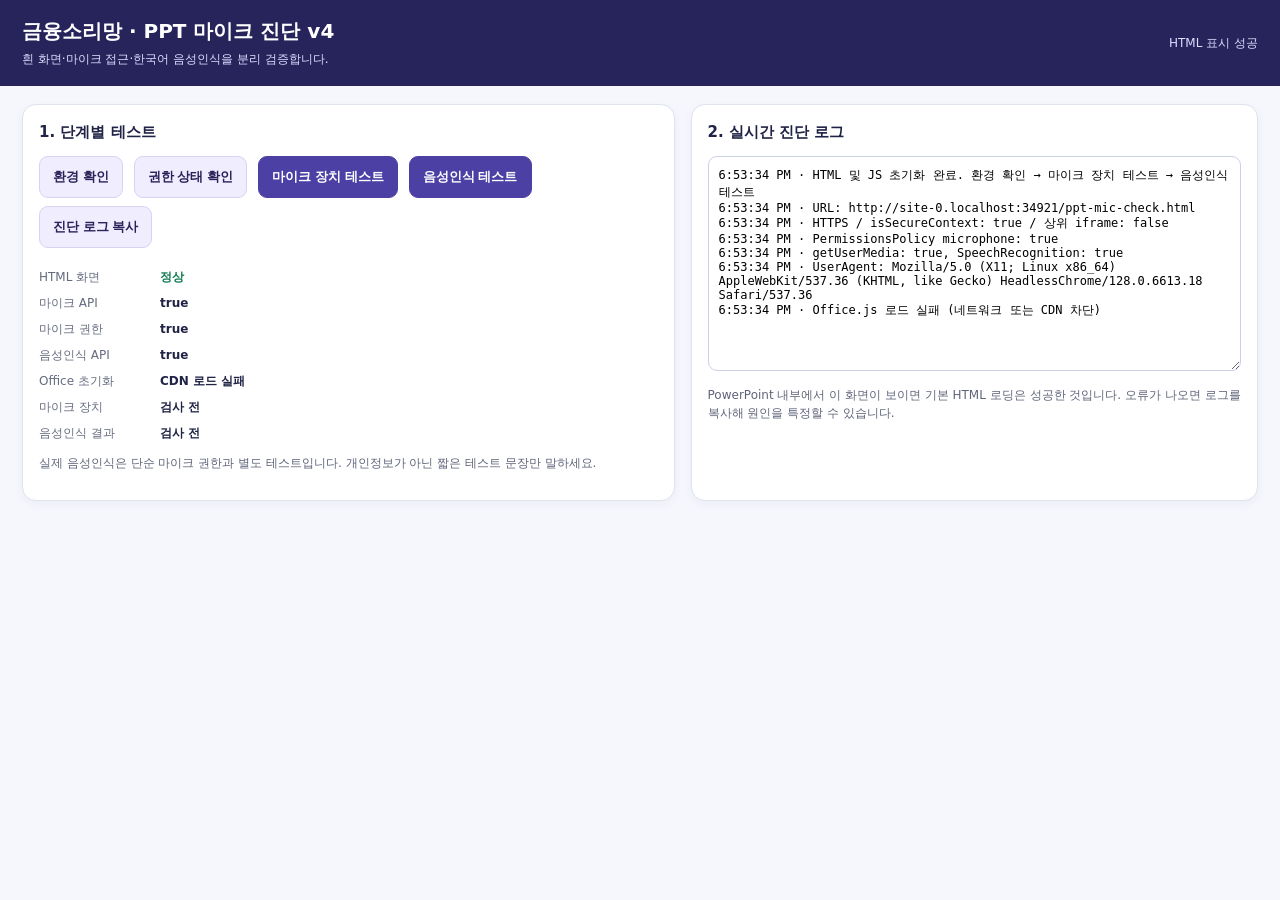
<file: ppt-mic-check.html>
<!doctype html>
<html lang="ko"><head><meta charset="UTF-8"><meta name="viewport" content="width=device-width, initial-scale=1.0">
<title>금융소리망 | PowerPoint 음성환경 진단 v4</title>
<style>
*{box-sizing:border-box}body{margin:0;font-family:'Malgun Gothic',system-ui,sans-serif;background:#f6f7fd;color:#202345;line-height:1.5}
header{padding:16px 22px;background:#27245b;color:#fff;display:flex;gap:15px;align-items:center;justify-content:space-between;flex-wrap:wrap}
header strong{font-size:20px}header small{font-size:12px;color:#dedbff}
main{padding:18px 22px;display:grid;grid-template-columns:minmax(240px,1.15fr) minmax(290px,1fr);gap:16px}
section{background:white;border:1px solid #dfe2ef;border-radius:14px;padding:16px;box-shadow:0 3px 10px #19124c0c}
h2{font-size:15px;margin:0 0 12px}.btn{display:inline-block;border:1px solid #d5d4f2;border-radius:9px;background:#f0edff;color:#292359;font-weight:700;padding:11px 13px;margin:0 6px 8px 0;cursor:pointer;min-height:42px}
.primary{background:#4d40a5;border-color:#4d40a5;color:white}.btn:disabled{opacity:.5}
.status{display:grid;grid-template-columns:115px 1fr;gap:8px 6px;margin-top:12px;font-size:12px}.status dt{color:#656b7f}.status dd{margin:0;font-weight:700;overflow-wrap:anywhere}
textarea{width:100%;height:215px;border:1px solid #ccd0e5;padding:10px;border-radius:9px;font:12px Consolas,monospace;resize:vertical}
p.note{font-size:12px;color:#60647a;margin-top:8px}.ok{color:#137b53}.bad{color:#be3838}.warn{color:#9a5a00}
@media(max-width:700px){main{grid-template-columns:1fr}}
</style>
<script>
window.__probeErrors=[];
window.addEventListener('error',function(e){window.__probeErrors.push(e.message||'resource error');});
window.addEventListener('unhandledrejection',function(e){window.__probeErrors.push(String(e.reason||'unhandled rejection'));});
</script></head><body>
<header><div><strong>금융소리망 · PPT 마이크 진단 v4</strong><div><small>흰 화면·마이크 접근·한국어 음성인식을 분리 검증합니다.</small></div></div><small id="load-status">HTML 표시 성공</small></header>
<main>
<section><h2>1. 단계별 테스트</h2>
<button class="btn" id="env">환경 확인</button>
<button class="btn" id="perm">권한 상태 확인</button>
<button class="btn primary" id="mic">마이크 장치 테스트</button>
<button class="btn primary" id="speech">음성인식 테스트</button>
<button class="btn" id="copy">진단 로그 복사</button>
<dl class="status">
<dt>HTML 화면</dt><dd class="ok">정상</dd>
<dt>마이크 API</dt><dd id="api">검사 전</dd>
<dt>마이크 권한</dt><dd id="policy">검사 전</dd>
<dt>음성인식 API</dt><dd id="speechapi">검사 전</dd>
<dt>Office 초기화</dt><dd id="office">확인 중</dd>
<dt>마이크 장치</dt><dd id="micresult">검사 전</dd>
<dt>음성인식 결과</dt><dd id="speechresult">검사 전</dd>
</dl><p class="note">실제 음성인식은 단순 마이크 권한과 별도 테스트입니다. 개인정보가 아닌 짧은 테스트 문장만 말하세요.</p></section>
<section><h2>2. 실시간 진단 로그</h2><textarea id="log" aria-label="진단 결과" readonly></textarea><p class="note">PowerPoint 내부에서 이 화면이 보이면 기본 HTML 로딩은 성공한 것입니다. 오류가 나오면 로그를 복사해 원인을 특정할 수 있습니다.</p></section>
</main>
<script>
(function(){'use strict';
  function el(id){return document.getElementById(id)}
  var lines=[];var active=null;
  function log(msg){var t=new Date().toLocaleTimeString()+' · '+msg;lines.push(t);el('log').value=lines.join('\n');el('log').scrollTop=el('log').scrollHeight;}
  function check(){
    var policy=document.permissionsPolicy||document.featurePolicy;
    var allowed='정보 없음';try{if(policy&&typeof policy.allowsFeature==='function')allowed=String(policy.allowsFeature('microphone'));}catch(e){allowed='확인 실패: '+e.name}
    el('api').textContent=String(!!(navigator.mediaDevices&&navigator.mediaDevices.getUserMedia));
    el('policy').textContent=allowed;
    el('speechapi').textContent=String(!!(window.SpeechRecognition||window.webkitSpeechRecognition));
    log('URL: '+location.href);
    log('HTTPS / isSecureContext: '+window.isSecureContext+' / 상위 iframe: '+(window!==window.top));
    log('PermissionsPolicy microphone: '+allowed);
    log('getUserMedia: '+el('api').textContent+', SpeechRecognition: '+el('speechapi').textContent);
    log('UserAgent: '+navigator.userAgent);
    if(window.__probeErrors.length)log('JS 초기화 오류: '+window.__probeErrors.join(' | '));
  }
  async function permission(){
    if(!navigator.permissions||!navigator.permissions.query){log('navigator.permissions 조회 불가');return;}
    try {var p=await navigator.permissions.query({name:'microphone'});log('브라우저 권한 상태: '+p.state);}
    catch(e){log('권한 조회 지원 안 함: '+e.name+' '+e.message);}
  }
  async function mic(){
    if(!navigator.mediaDevices||!navigator.mediaDevices.getUserMedia){el('micresult').textContent='API 미지원';log('getUserMedia API 미지원');return;}
    log('마이크 허용 요청 중');el('micresult').textContent='권한 요청 중';
    try{var s=await navigator.mediaDevices.getUserMedia({audio:true});s.getTracks().forEach(function(t){t.stop()});el('micresult').textContent='성공';el('micresult').className='ok';log('마이크 장치 접근 성공');}
    catch(e){el('micresult').textContent=e.name;el('micresult').className='bad';log('마이크 접근 실패: '+e.name+' | '+e.message);}
  }
  function speech(){
    var Speech=window.SpeechRecognition||window.webkitSpeechRecognition;
    if(!Speech){el('speechresult').textContent='API 미지원';log('SpeechRecognition 지원하지 않음');return;}
    if(active){log('이미 음성인식 진행 중');return;}
    try{var rec=new Speech();active=rec;rec.lang='ko-KR';rec.continuous=false;rec.interimResults=false;
      rec.onresult=function(e){var t=Array.from(e.results).map(function(r){return r[0].transcript}).join(' ');el('speechresult').textContent=t;el('speechresult').className='ok';log('음성인식 성공: '+t);};
      rec.onerror=function(e){el('speechresult').textContent=e.error;el('speechresult').className='bad';log('음성인식 오류: '+e.error+' | '+(e.message||''));};
      rec.onend=function(){log('음성인식 종료');if(active===rec)active=null;};
      rec.start();el('speechresult').textContent='듣는 중 · 짧게 말해 주세요';log('한국어 음성인식 시작');
      setTimeout(function(){if(active===rec){try{rec.stop()}catch(e){}}},12000);
    }catch(e){log('음성인식 시작 실패: '+e.name+' | '+e.message);el('speechresult').textContent=e.name;active=null;}
  }
  el('env').onclick=check;el('perm').onclick=permission;el('mic').onclick=mic;el('speech').onclick=speech;
  el('copy').onclick=async function(){try{await navigator.clipboard.writeText(el('log').value);log('로그 복사 성공');}catch(e){el('log').focus();el('log').select();log('클립보드 권한 실패. Ctrl+C 로 복사하세요');}};
  log('HTML 및 JS 초기화 완료. 환경 확인 → 마이크 장치 테스트 → 음성인식 테스트');
  check();
  var script=document.createElement('script');script.src='https://appsforoffice.microsoft.com/lib/1/hosted/office.js';script.async=true;
  script.onload=function(){el('office').textContent='Office.js 로드됨';log('Office.js 로드 성공');try{Office.onReady().then(function(info){el('office').textContent='완료: '+(info&&info.host||'브라우저');log('Office 초기화 완료');}).catch(function(err){el('office').textContent='초기화 실패';log('Office 초기화 실패: '+err.message);});}catch(e){el('office').textContent='초기화 오류';log('Office.onReady 오류: '+e.message);}};
  script.onerror=function(){el('office').textContent='CDN 로드 실패';log('Office.js 로드 실패 (네트워크 또는 CDN 차단)');};
  document.head.appendChild(script);
})();
</script></body></html>
</file>
<file: financial-sorimang-shell.css>
/* 금융소리망 5.6 / shared navigation across all five pages */
html{scrollbar-gutter:stable;}
.fs-layout,.app.fs-layout,.layout.fs-layout,.shell.fs-layout{display:grid;grid-template-columns:252px minmax(0,1fr);min-height:100vh;align-items:stretch}
.fs-layout>main{min-width:0;box-sizing:border-box}
.fs-sidebar{--fs-ink:#e5f2ff;--fs-soft:#9fb8d9;position:sticky;top:0;height:100vh;max-height:100vh;overflow-y:auto;box-sizing:border-box;z-index:15;background:linear-gradient(155deg,#091d3a 0%,#102b53 70%,#0e345c 100%);color:var(--fs-ink);padding:22px 14px 17px;display:flex;flex-direction:column;gap:0;box-shadow:4px 0 18px rgba(7,23,48,.07)}
.fs-sidebar *{box-sizing:border-box;}
.fs-brand,.fs-brand:visited{display:flex;align-items:center;gap:11px;min-width:0;color:#fff!important;text-decoration:none!important;padding:7px 8px 18px;border-bottom:1px solid rgba(196,218,250,.18);flex:0 0 auto}
.fs-brand-mark{width:51px;height:51px;object-fit:contain;flex-shrink:0;border-radius:15px;box-shadow:0 4px 17px rgba(0,190,255,.16)}
.fs-brand-word{display:flex;flex-direction:column;min-width:0;align-items:flex-start;justify-content:center;gap:4px}
.fs-brand-word strong{display:block;font-size:20px;line-height:1.2;font-weight:850;letter-spacing:-.9px;color:#fff!important;white-space:nowrap}
.fs-brand-word small{display:block;font-size:9px;line-height:1.3;letter-spacing:1.15px;font-weight:800;color:#87b8e6!important;white-space:nowrap}
.fs-section{display:flex;align-items:center;justify-content:space-between;gap:8px;font-size:10px;font-weight:800;letter-spacing:1.1px;color:var(--fs-soft);padding:20px 12px 11px;min-height:48px}
.fs-section span{font-size:10px;color:#63ddf4;padding:2px 6px;border:1px solid rgba(88,215,244,.25);border-radius:5px}
.fs-links{display:flex;flex-direction:column;gap:5px;margin:0;padding:0;flex:0 0 auto}
.fs-sidebar a.fs-nav-link,.fs-sidebar a.fs-nav-link:visited{width:100%;min-height:48px;height:48px;flex:0 0 48px;display:flex;align-items:center;gap:13px;position:relative;border-radius:10px;padding:0 13px!important;margin:0!important;background:transparent;text-decoration:none!important;font-size:13px!important;line-height:1.3;color:#bfcee5!important;font-weight:730;white-space:nowrap;border:1px solid transparent;transition:background .15s,color .15s,border-color .15s;box-shadow:none}
.fs-sidebar a.fs-nav-link:hover{background:rgba(125,172,239,.15);color:#fff!important}
.fs-sidebar a.fs-nav-link[aria-current="page"]{color:#fff!important;background:linear-gradient(90deg,#2456ad,#224d92);border-color:rgba(126,184,255,.21);box-shadow:inset 3px 0 0 #58dff5,0 5px 13px rgba(9,31,82,.16)}
.fs-sidebar a.fs-nav-link:focus-visible,.fs-brand:focus-visible{outline:2px solid #71e7ff;outline-offset:3px}
.fs-nav-icon{display:inline-grid;place-items:center;width:19px;height:20px;flex:0 0 19px;font-size:17px;font-weight:800;line-height:1;color:#82b7e3}
.fs-nav-link[aria-current="page"] .fs-nav-icon{color:#65edff}
.fs-foot{margin:auto 5px 4px!important;border:1px solid rgba(179,204,235,.19);border-radius:12px;background:rgba(220,238,255,.045);padding:13px!important;font-size:11px;line-height:1.75;color:#b4c9e2;flex:0 0 auto}
.fs-foot b{display:block;font-size:11px;color:#e9f6ff;margin-bottom:4px}
@media (max-width:900px){
  .fs-layout,.app.fs-layout,.layout.fs-layout,.shell.fs-layout{display:block}
  .fs-sidebar{position:relative;top:auto;height:auto;max-height:none;overflow:visible;padding:10px 12px 11px;display:block;box-shadow:none}
  .fs-brand,.fs-brand:visited{padding:3px 5px 9px;border-bottom:0}
  .fs-brand-mark{width:39px;height:39px;border-radius:11px}
  .fs-brand-word strong{font-size:17px}
  .fs-brand-word small{font-size:8px}
  .fs-section,.fs-foot{display:none!important}
  .fs-links{display:flex;flex-direction:row;flex-wrap:nowrap;gap:5px;overflow-x:auto;scrollbar-width:thin;padding:3px 1px 3px;overscroll-behavior-x:contain}
  .fs-sidebar a.fs-nav-link,.fs-sidebar a.fs-nav-link:visited{width:auto;flex:0 0 auto;height:40px;min-height:40px;padding:0 11px!important;font-size:12px!important;gap:7px}
  .fs-nav-icon{width:15px;flex-basis:15px;font-size:14px}
}
@media(prefers-reduced-motion:reduce){.fs-sidebar a.fs-nav-link{transition:none}}


/* 금융소리망 5.7 — Indigo Violet brand skin.
   Only visual tokens and presentation: no application logic, risk classification,
   storage, D1 API, and authentication behavior is changed. */
:root {
  --fs-brand-primary: #6c42d7;
  --fs-brand-deep: #32149a;
  --fs-brand-lilac: #aa79f4;
  --fs-brand-pale: #f2ebff;
  --navy: #21153f;
  --navy2: #332154;
  --accent: #6841d4;
  --blue: #6841d4;
  --bg: #f7f5fb;
  --line: #e7e1f1;
  --border: #e7e1f1;
}
html {accent-color: var(--fs-brand-primary)}
body {background-color:var(--bg)}
button:focus-visible, input:focus-visible, select:focus-visible,
textarea:focus-visible, a:focus-visible {outline:2px solid #9864ec;outline-offset:3px}
::selection {background:#ded0fb;color:#271047}
.fs-sidebar {
  --fs-ink:#f7f2ff;
  --fs-soft:#c4b5e1;
  background:linear-gradient(165deg,#22163f 0%,#2d1e56 58%,#3e2671 100%);
  box-shadow:4px 0 18px rgba(39,20,75,.085)
}
.fs-brand,.fs-brand:visited {border-bottom-color:rgba(211,190,255,.20)}
.fs-brand-mark {
  width:50px;height:50px;object-fit:contain;
  padding:4px;border-radius:15px;
  background:#fff;border:1px solid rgba(225,204,255,.8);
  box-shadow:0 5px 18px rgba(147,98,234,.19)
}
.fs-brand-word small {color:#cdb6ff!important;letter-spacing:1px}
.fs-section {color:#c1addf}
.fs-section span {color:#e3c6ff;border-color:rgba(200,164,255,.35)}
.fs-sidebar a.fs-nav-link,.fs-sidebar a.fs-nav-link:visited {color:#ded5ef!important}
.fs-nav-icon {color:#c4a8f0}
.fs-sidebar a.fs-nav-link:hover {background:rgba(177,139,253,.17);color:#fff!important}
.fs-sidebar a.fs-nav-link[aria-current="page"] {
  background:linear-gradient(90deg,#7650db 0%,#5935b5 100%);
  border-color:rgba(217,193,255,.30);
  box-shadow:inset 3px 0 0 #dfbaff,0 6px 18px rgba(20,9,70,.18);
  color:#fff!important
}
.fs-sidebar a.fs-nav-link[aria-current="page"] .fs-nav-icon {color:#f1e1ff}
.fs-sidebar a.fs-nav-link:focus-visible,.fs-brand:focus-visible {outline-color:#e0b8ff}
.fs-foot {border-color:rgba(214,197,242,.27);background:rgba(226,210,255,.065);color:#d0c3eb}
.fs-foot b {color:#fff}
/* Non-semantic primary actions use the brand palette; warnings retain their own colors. */
button.primary,.btn.primary,
button.primary:hover,.btn.primary:hover {
  background:var(--fs-brand-primary)!important;
  border-color:var(--fs-brand-primary)!important;
  color:#fff!important
}
button.primary:hover,.btn.primary:hover {filter:brightness(1.06)}
.btn:not(.primary):not(.warn):not(.danger):not(.dark):hover,
button:not(.primary):not(.warn):not(.danger):not(.dark):hover {
  border-color:#c7b4ed
}
.eyebrow {color:var(--fs-brand-primary)!important}
/* Analytics accents. Preserve red/amber/green risk indicators. */
.fill:not(.risk):not(.gold):not(.legacy) {background:linear-gradient(90deg,#a879ef,#5732c3)!important}
.fill.legacy {background:#b2a1d8!important}
.track > span:not([class*="risk"]):not([class*="red"]):not([class*="gold"]) {
  background:linear-gradient(90deg,#ad7bf4,#6241cf)
}
.filter[aria-pressed="true"] {background:#6540c7!important;border-color:#6540c7!important;color:#fff!important}
.pill:not(.high):not(.mid):not(.low):not(.demo):not(.sample) {background:#eee7fd;color:#5632a6}
.bar .fill:not(.legacy) {background:var(--fs-brand-primary)}
/* Link/button accents on the main consultation screen. */
.gatechip,.v5-chip {background:#ece3fe;color:#5837ab}
.storagebar {background:#f1ebfe;border-color:#dccdf8;color:#513d76}
.storagebar strong {color:#493080}
/* Tiny-screen rendering preserves the 5.6 common menu geometry. */
@media(max-width:900px) {
  .fs-brand-mark{width:39px;height:39px;padding:3px;border-radius:11px}
}
</file>
